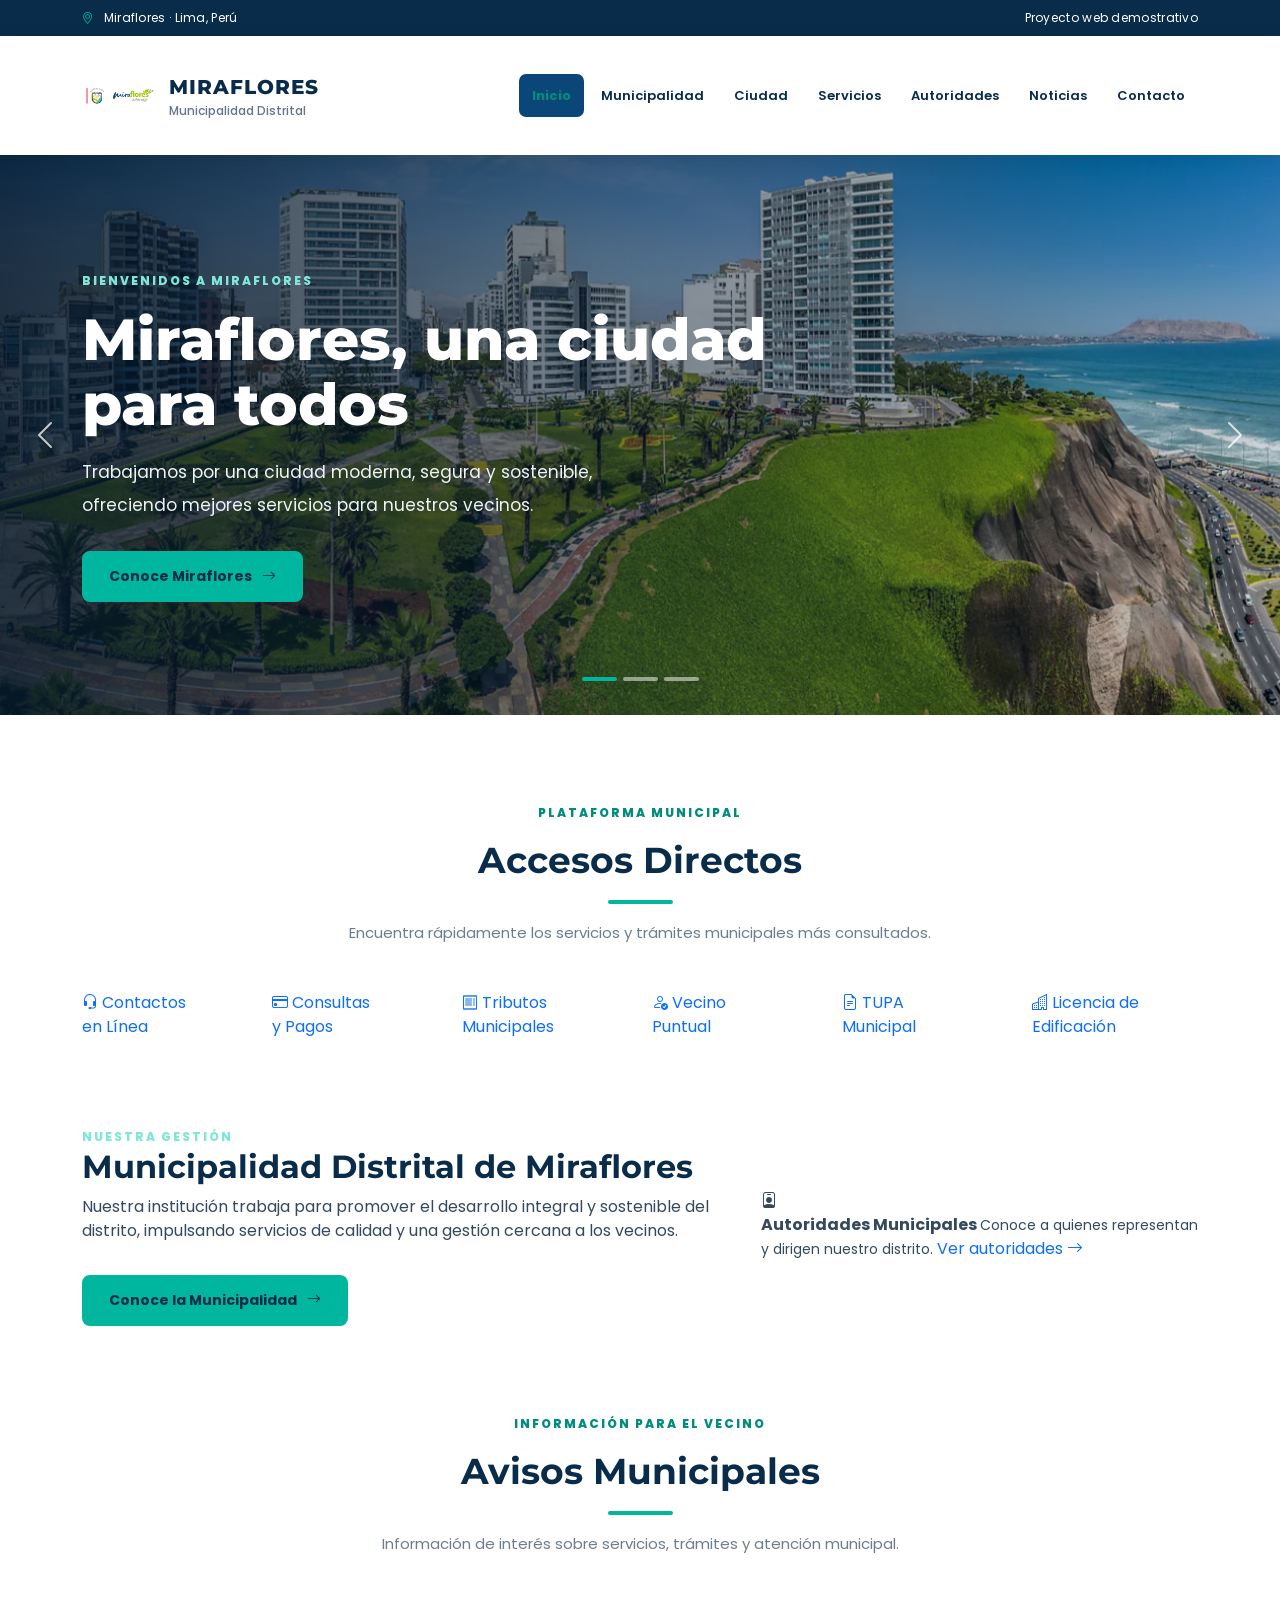
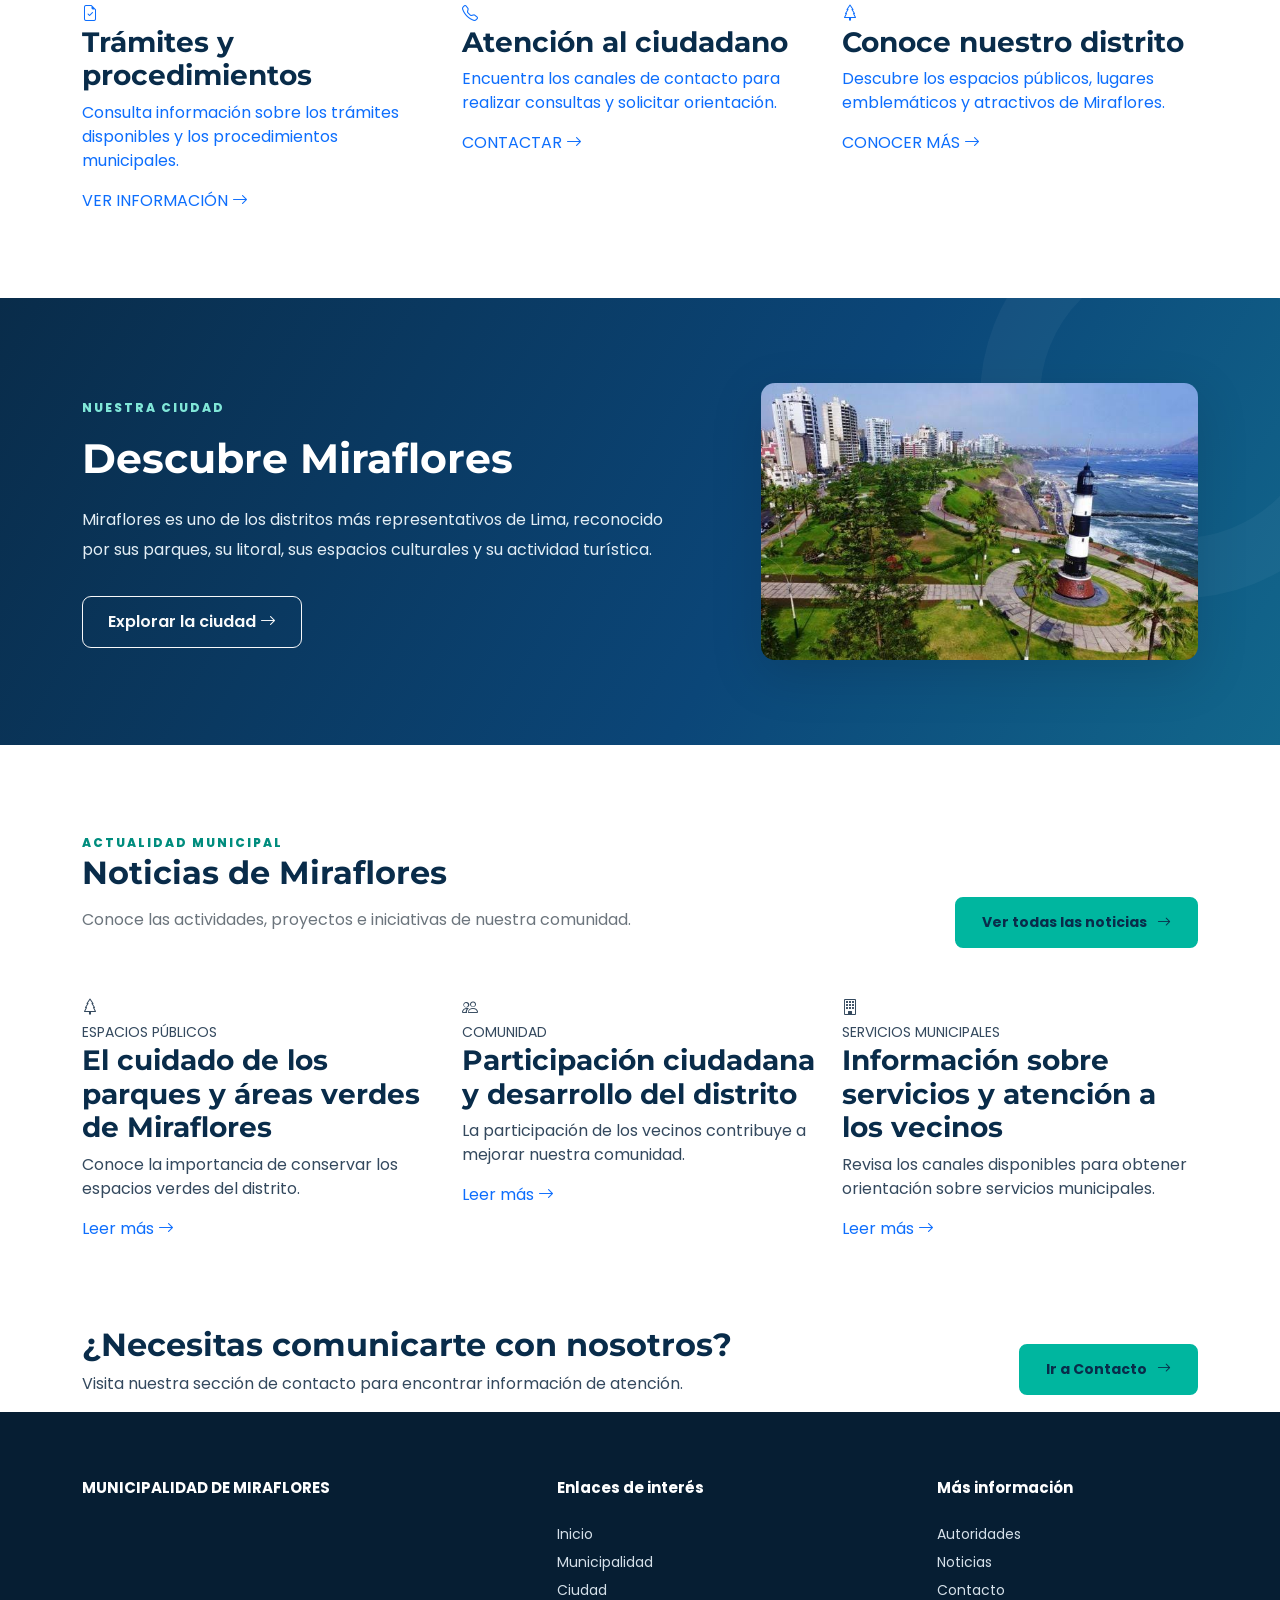
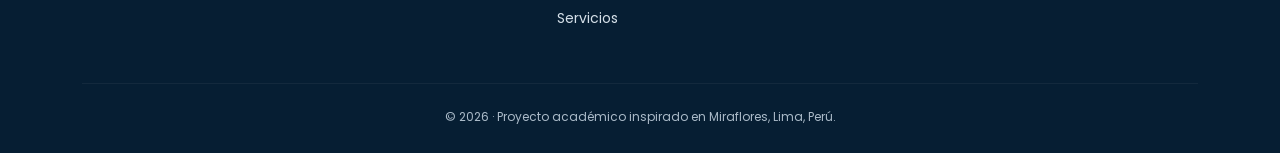
<file: index.html>
<!DOCTYPE html>
<html lang="es">

<head>
    <meta charset="UTF-8">
    <meta name="viewport" content="width=device-width, initial-scale=1.0">

    <title>Inicio | Municipalidad de Miraflores</title>

    <!-- BOOTSTRAP -->
    <link href="https://cdn.jsdelivr.net/npm/bootstrap@5.3.3/dist/css/bootstrap.min.css"
          rel="stylesheet">

    <!-- ICONOS -->
    <link href="https://cdn.jsdelivr.net/npm/bootstrap-icons@1.11.3/font/bootstrap-icons.min.css"
          rel="stylesheet">

    <!-- NUESTRO CSS -->
    <link rel="stylesheet" href="css/styles.css">
</head>

<body class="portada-muni">

    <!-- BARRA SUPERIOR -->
    <div class="utility">
        <div class="container d-flex justify-content-between">
            <span>
                <i class="bi bi-geo-alt"></i>
                Miraflores · Lima, Perú
            </span>

            <span>Proyecto web demostrativo</span>
        </div>
    </div>


    <!-- ENCABEZADO Y MENÚ -->
    <header class="site-header sticky-top">

        <nav class="navbar navbar-expand-xl">

            <div class="container">

                <!-- LOGO -->
                <a class="navbar-brand" href="index.html">

                    <span class="brand-symbol">
                                              <img src="imagenes/logo.jpg" alt="">

                    </span>

                    <span class="brand-copy">
                        MIRAFLORES
                        <small>Municipalidad Distrital</small>
                    </span>

                </a>

                <!-- BOTÓN PARA CELULARES -->
                <button class="navbar-toggler"
                        type="button"
                        data-bs-toggle="collapse"
                        data-bs-target="#navMain"
                        aria-controls="navMain"
                        aria-expanded="false"
                        aria-label="Abrir menú">

                    <span class="navbar-toggler-icon"></span>

                </button>

                <!-- OPCIONES DEL MENÚ -->
                <div class="collapse navbar-collapse" id="navMain">

                    <ul class="navbar-nav ms-auto align-items-xl-center gap-xl-1">

                        <li class="nav-item">
                            <a class="nav-link active" href="index.html">
                                Inicio
                            </a>
                        </li>
                        <li class="nav-item">
                            <a class="nav-link" href="municipalidad.html">
                                Municipalidad
                            </a>
                        </li>

                        <li class="nav-item">
                            <a class="nav-link" href="ciudad.html">
                                Ciudad
                            </a>
                        </li>

                        <li class="nav-item">
                            <a class="nav-link" href="servicios.html">
                                Servicios
                            </a>
                        </li>

                        <li class="nav-item">
                            <a class="nav-link" href="autoridades.html">
                                Autoridades
                            </a>
                        </li>

                        <li class="nav-item">
                            <a class="nav-link" href="noticias.html">
                                Noticias
                            </a>
                        </li>

                        <li class="nav-item">
                            <a class="nav-link" href="contacto.html">
                                Contacto
                            </a>
                        </li>

                    </ul>

                </div>

            </div>

        </nav>

    </header>


    <main>

        <!-- ==================================
             CARRUSEL PRINCIPAL
        ================================== -->

        <section id="heroCarousel"
                 class="carousel slide"
                 data-bs-ride="carousel"
                 data-bs-interval="5000">

            <!-- INDICADORES -->
            <div class="carousel-indicators">

                <button type="button"
                        data-bs-target="#heroCarousel"
                        data-bs-slide-to="0"
                        class="active"
                        aria-current="true"
                        aria-label="Imagen 1">
                </button>

                <button type="button"
                        data-bs-target="#heroCarousel"
                        data-bs-slide-to="1"
                        aria-label="Imagen 2">
                </button>

                <button type="button"
                        data-bs-target="#heroCarousel"
                        data-bs-slide-to="2"
                        aria-label="Imagen 3">
                </button>

            </div>


            <div class="carousel-inner">

                <!-- PRIMER SLIDE -->
                <div class="carousel-item active">

                    <div class="slide-bg"
                         style="
                         background-image:
                         linear-gradient(
                            90deg,
                            rgba(4,24,44,0.88),
                            rgba(4,24,44,0.15)
                         ),
                         url('imagenes/miraflores.jpg');
                         ">
                    </div>

                    <div class="container slide-content">

                        <div class="slide-text">

                            <span class="eyebrow light">
                                BIENVENIDOS A MIRAFLORES
                            </span>

                            <h1>
                                Miraflores, una ciudad
                                para todos
                            </h1>

                            <p>
                                Trabajamos por una ciudad moderna,
                                segura y sostenible, ofreciendo
                                mejores servicios para nuestros vecinos.
                            </p>

                            <a href="ciudad.html" class="btn-accent">

                                Conoce Miraflores

                                <i class="bi bi-arrow-right"></i>

                            </a>

                        </div>

                    </div>

                </div>


                <!-- SEGUNDO SLIDE -->
                <div class="carousel-item">

                    <div class="slide-bg"
                         style="
                         background-image:
                         linear-gradient(
                            90deg,
                            rgba(4,24,44,0.88),
                            rgba(4,24,44,0.15)
                         ),
                         url('imagenes/portada.png');
                         ">
                    </div>

                    <div class="container slide-content">

                        <div class="slide-text">

                            <span class="eyebrow light">
                                SERVICIOS MUNICIPALES
                            </span>

                            <h1>
                                Más servicios para
                                nuestros vecinos
                            </h1>

                            <p>
                                Accede a información sobre trámites,
                                consultas y servicios municipales
                                desde nuestra plataforma.
                            </p>

                            <a href="servicios.html" class="btn-accent">

                                Ver servicios

                                <i class="bi bi-arrow-right"></i>

                            </a>

                        </div>

                    </div>

                </div>


                <!-- TERCER SLIDE -->
                <div class="carousel-item">

                    <div class="slide-bg"
                         style="
                         background-image:
                         linear-gradient(
                            90deg,
                            rgba(4,24,44,0.88),
                            rgba(4,24,44,0.15)
                         ),
                         url('imagenes/Palacio-Municipal.jpg');
                         ">
                    </div>

                    <div class="container slide-content">

                        <div class="slide-text">

                            <span class="eyebrow light">
                                GESTIÓN MUNICIPAL
                            </span>

                            <h1>
                                Comprometidos con
                                nuestra comunidad
                            </h1>

                            <p>
                                Conoce el trabajo institucional
                                y las acciones que impulsan
                                el desarrollo de Miraflores.
                            </p>

                            <a href="municipalidad.html"
                               class="btn-accent">

                                La Municipalidad

                                <i class="bi bi-arrow-right"></i>

                            </a>

                        </div>

                    </div>

                </div>

            </div>


            <!-- FLECHA IZQUIERDA -->
            <button class="carousel-control-prev"
                    type="button"
                    data-bs-target="#heroCarousel"
                    data-bs-slide="prev">

                <span class="carousel-control-prev-icon"></span>

                <span class="visually-hidden">
                    Anterior
                </span>

            </button>


            <!-- FLECHA DERECHA -->
            <button class="carousel-control-next"
                    type="button"
                    data-bs-target="#heroCarousel"
                    data-bs-slide="next">

                <span class="carousel-control-next-icon"></span>

                <span class="visually-hidden">
                    Siguiente
                </span>

            </button>

        </section>


        <!-- ==================================
             ACCESOS DIRECTOS
        ================================== -->

        <section class="section-pad accesos-muni">

            <div class="container">

                <div class="section-head reveal">

                    <span class="eyebrow">
                        PLATAFORMA MUNICIPAL
                    </span>

                    <h2>Accesos Directos</h2>

                    <p>
                        Encuentra rápidamente los servicios
                        y trámites municipales más consultados.
                    </p>

                </div>


                <div class="row g-4">

                    <!-- CONTACTOS EN LÍNEA -->
                    <div class="col-6 col-md-4 col-xl-2 reveal">

                        <a href="contacto.html"
                           class="acceso-muni">

                            <i class="bi bi-headset"></i>

                            <span>
                                Contactos
                                <br>
                                en Línea
                            </span>

                        </a>

                    </div>


                    <!-- CONSULTAS Y PAGOS -->
                    <div class="col-6 col-md-4 col-xl-2 reveal">

                        <a href="servicios.html"
                           class="acceso-muni">

                            <i class="bi bi-credit-card"></i>

                            <span>
                                Consultas
                                <br>
                                y Pagos
                            </span>

                        </a>

                    </div>


                    <!-- TRIBUTOS MUNICIPALES -->
                    <div class="col-6 col-md-4 col-xl-2 reveal">

                        <a href="servicios.html"
                           class="acceso-muni">

                            <i class="bi bi-receipt"></i>

                            <span>
                                Tributos
                                <br>
                                Municipales
                            </span>

                        </a>

                    </div>


                    <!-- VECINO PUNTUAL -->
                    <div class="col-6 col-md-4 col-xl-2 reveal">

                        <a href="servicios.html"
                           class="acceso-muni">

                            <i class="bi bi-person-check"></i>

                            <span>
                                Vecino
                                <br>
                                Puntual
                            </span>

                        </a>

                    </div>


                    <!-- TUPA -->
                    <div class="col-6 col-md-4 col-xl-2 reveal">

                        <a href="servicios.html"
                           class="acceso-muni">

                            <i class="bi bi-file-earmark-text"></i>

                            <span>
                                TUPA
                                <br>
                                Municipal
                            </span>

                        </a>

                    </div>


                    <!-- LICENCIA DE EDIFICACIÓN -->
                    <div class="col-6 col-md-4 col-xl-2 reveal">

                        <a href="servicios.html"
                           class="acceso-muni">

                            <i class="bi bi-buildings"></i>

                            <span>
                                Licencia de
                                <br>
                                Edificación
                            </span>

                        </a>

                    </div>

                </div>

            </div>

        </section>


        <!-- ==================================
             PRESENTACIÓN MUNICIPAL
        ================================== -->

        <section class="gestion-muni">

            <div class="container">

                <div class="row align-items-center g-5">

                    <div class="col-lg-7 reveal">

                        <span class="eyebrow light">
                            NUESTRA GESTIÓN
                        </span>

                        <h2>
                            Municipalidad Distrital
                            de Miraflores
                        </h2>

                        <p>
                            Nuestra institución trabaja para
                            promover el desarrollo integral
                            y sostenible del distrito,
                            impulsando servicios de calidad
                            y una gestión cercana a los vecinos.
                        </p>

                        <a href="municipalidad.html"
                           class="btn btn-accent mt-3">

                            Conoce la Municipalidad

                            <i class="bi bi-arrow-right"></i>

                        </a>

                    </div>


                    <div class="col-lg-5 reveal">

                        <div class="gestion-ficha">

                            <i class="bi bi-person-badge"></i>

                            <div>

                                <strong>
                                    Autoridades Municipales
                                </strong>

                                <small>
                                    Conoce a quienes representan
                                    y dirigen nuestro distrito.
                                </small>

                                <a href="autoridades.html"
                                   class="gestion-enlace">

                                    Ver autoridades

                                    <i class="bi bi-arrow-right"></i>

                                </a>

                            </div>

                        </div>

                    </div>

                </div>

            </div>

        </section>


        <!-- ==================================
             AVISOS MUNICIPALES
        ================================== -->

        <section class="section-pad anuncios-muni">

            <div class="container">

                <div class="section-head reveal">

                    <span class="eyebrow">
                        INFORMACIÓN PARA EL VECINO
                    </span>

                    <h2>Avisos Municipales</h2>

                    <p>
                        Información de interés sobre servicios,
                        trámites y atención municipal.
                    </p>

                </div>


                <div class="row g-4">

                    <!-- AVISO 1 -->
                    <div class="col-md-6 col-lg-4 reveal">

                        <a href="servicios.html"
                           class="anuncio-muni">

                            <div class="anuncio-icono">
                                <i class="bi bi-file-earmark-check"></i>
                            </div>

                            <h3>
                                Trámites y procedimientos
                            </h3>

                            <p>
                                Consulta información sobre
                                los trámites disponibles
                                y los procedimientos municipales.
                            </p>

                            <span>
                                VER INFORMACIÓN
                                <i class="bi bi-arrow-right"></i>
                            </span>

                        </a>

                    </div>


                    <!-- AVISO 2 -->
                    <div class="col-md-6 col-lg-4 reveal">

                        <a href="contacto.html"
                           class="anuncio-muni">

                            <div class="anuncio-icono">
                                <i class="bi bi-telephone"></i>
                            </div>

                            <h3>
                                Atención al ciudadano
                            </h3>

                            <p>
                                Encuentra los canales de contacto
                                para realizar consultas
                                y solicitar orientación.
                            </p>

                            <span>
                                CONTACTAR
                                <i class="bi bi-arrow-right"></i>
                            </span>

                        </a>

                    </div>


                    <!-- AVISO 3 -->
                    <div class="col-md-6 col-lg-4 reveal">

                        <a href="ciudad.html"
                           class="anuncio-muni">

                            <div class="anuncio-icono">
                                <i class="bi bi-tree"></i>
                            </div>

                            <h3>
                                Conoce nuestro distrito
                            </h3>

                            <p>
                                Descubre los espacios públicos,
                                lugares emblemáticos y atractivos
                                de Miraflores.
                            </p>

                            <span>
                                CONOCER MÁS
                                <i class="bi bi-arrow-right"></i>
                            </span>

                        </a>

                    </div>

                </div>

            </div>

        </section>


        <!-- ==================================
             CONOCE MIRAFLORES
        ================================== -->

        <section class="feature-band">

            <div class="container">

                <div class="row align-items-center g-5">

                    <div class="col-lg-7 reveal">

                        <span class="eyebrow light">
                            NUESTRA CIUDAD
                        </span>

                        <h2>
                            Descubre Miraflores
                        </h2>

                        <p>
                            Miraflores es uno de los distritos
                            más representativos de Lima,
                            reconocido por sus parques,
                            su litoral, sus espacios culturales
                            y su actividad turística.
                        </p>

                        <a href="ciudad.html"
                           class="btn btn-outline-light">

                            Explorar la ciudad

                            <i class="bi bi-arrow-right"></i>

                        </a>

                    </div>


                    <div class="col-lg-5 reveal">

                        <img src="imagenes/images.jpg"
                             alt="Vista de Miraflores"
                             class="img-fluid">

                    </div>

                </div>

            </div>

        </section>


        <!-- ==================================
             NOTICIAS MUNICIPALES
        ================================== -->

        <section class="section-pad noticias-muni">

            <div class="container">

                <div class="row align-items-end mb-5">

                    <div class="col-lg-8 reveal">

                        <span class="eyebrow">
                            ACTUALIDAD MUNICIPAL
                        </span>

                        <h2>
                            Noticias de Miraflores
                        </h2>

                        <p class="text-secondary mt-3">
                            Conoce las actividades, proyectos
                            e iniciativas de nuestra comunidad.
                        </p>

                    </div>


                    <div class="col-lg-4 text-lg-end reveal">

                        <a href="noticias.html"
                           class="btn btn-accent">

                            Ver todas las noticias

                            <i class="bi bi-arrow-right"></i>

                        </a>

                    </div>

                </div>


                <div class="row g-4">

                    <!-- NOTICIA 1 -->
                    <div class="col-md-6 col-lg-4 reveal">

                        <article class="noticia-muni">

                            <div class="noticia-imagen">
                                <i class="bi bi-tree"></i>
                            </div>

                            <div class="noticia-contenido">

                                <small>
                                    ESPACIOS PÚBLICOS
                                </small>

                                <h3>
                                    El cuidado de los parques
                                    y áreas verdes de Miraflores
                                </h3>

                                <p>
                                    Conoce la importancia
                                    de conservar los espacios
                                    verdes del distrito.
                                </p>

                                <a href="noticias.html">

                                    Leer más

                                    <i class="bi bi-arrow-right"></i>

                                </a>

                            </div>

                        </article>

                    </div>


                    <!-- NOTICIA 2 -->
                    <div class="col-md-6 col-lg-4 reveal">

                        <article class="noticia-muni">

                            <div class="noticia-imagen">
                                <i class="bi bi-people"></i>
                            </div>

                            <div class="noticia-contenido">

                                <small>
                                    COMUNIDAD
                                </small>

                                <h3>
                                    Participación ciudadana
                                    y desarrollo del distrito
                                </h3>

                                <p>
                                    La participación de los vecinos
                                    contribuye a mejorar
                                    nuestra comunidad.
                                </p>

                                <a href="noticias.html">

                                    Leer más

                                    <i class="bi bi-arrow-right"></i>

                                </a>

                            </div>

                        </article>

                    </div>


                    <!-- NOTICIA 3 -->
                    <div class="col-md-6 col-lg-4 reveal">

                        <article class="noticia-muni">

                            <div class="noticia-imagen">
                                <i class="bi bi-building"></i>
                            </div>

                            <div class="noticia-contenido">

                                <small>
                                    SERVICIOS MUNICIPALES
                                </small>

                                <h3>
                                    Información sobre servicios
                                    y atención a los vecinos
                                </h3>

                                <p>
                                    Revisa los canales disponibles
                                    para obtener orientación
                                    sobre servicios municipales.
                                </p>

                                <a href="noticias.html">

                                    Leer más

                                    <i class="bi bi-arrow-right"></i>

                                </a>

                            </div>

                        </article>

                    </div>

                </div>

            </div>

        </section>


        <!-- ==================================
             BANDA DE CONTACTO
        ================================== -->

        <section class="contacto-banda">

            <div class="container">

                <div class="row align-items-center g-4">

                    <div class="col-lg-8">

                        <h2>
                            ¿Necesitas comunicarte con nosotros?
                        </h2>

                        <p>
                            Visita nuestra sección de contacto
                            para encontrar información de atención.
                        </p>

                    </div>

                    <div class="col-lg-4 text-lg-end">

                        <a href="contacto.html"
                           class="btn btn-accent">

                            Ir a Contacto

                            <i class="bi bi-arrow-right"></i>

                        </a>

                    </div>

                </div>

            </div>

        </section>

    </main>


    <!-- ==================================
         PIE DE PÁGINA
    ================================== -->

    <footer class="footer">

        <div class="container">

            <div class="row gy-4">

                <div class="col-lg-5">

                    <strong>
                        MUNICIPALIDAD DE MIRAFLORES
                    </strong>
                </div>


                <div class="col-lg-4">

                    <strong>
                        Enlaces de interés
                    </strong>

                    <p>
                        <a href="index.html">
                            Inicio
                        </a>
                        <br>

                        <a href="municipalidad.html">
                            Municipalidad
                        </a>
                        <br>

                        <a href="ciudad.html">
                            Ciudad
                        </a>
                        <br>

                        <a href="servicios.html">
                            Servicios
                        </a>
                    </p>

                </div>


                <div class="col-lg-3">

                    <strong>
                        Más información
                    </strong>

                    <p>
                        <a href="autoridades.html">
                            Autoridades
                        </a>
                        <br>

                        <a href="noticias.html">
                            Noticias
                        </a>
                        <br>

                        <a href="contacto.html">
                            Contacto
                        </a>
                    </p>

                </div>

            </div>


            <hr>


            <div class="text-center">

                <small>
                    © 2026 · Proyecto académico
                    inspirado en Miraflores, Lima, Perú.
                </small>

            </div>

        </div>

    </footer>


    <!-- BOTÓN VOLVER ARRIBA -->
    <button id="backTop"
            type="button"
            aria-label="Volver arriba">

        <i class="bi bi-arrow-up"></i>

    </button>


    <!-- BOOTSTRAP JAVASCRIPT -->
    <script src="https://cdn.jsdelivr.net/npm/bootstrap@5.3.3/dist/js/bootstrap.bundle.min.js"></script>

    <!-- NUESTRO JAVASCRIPT -->
    <script src="js/script.js"></script>

</body>

</html>
</file>
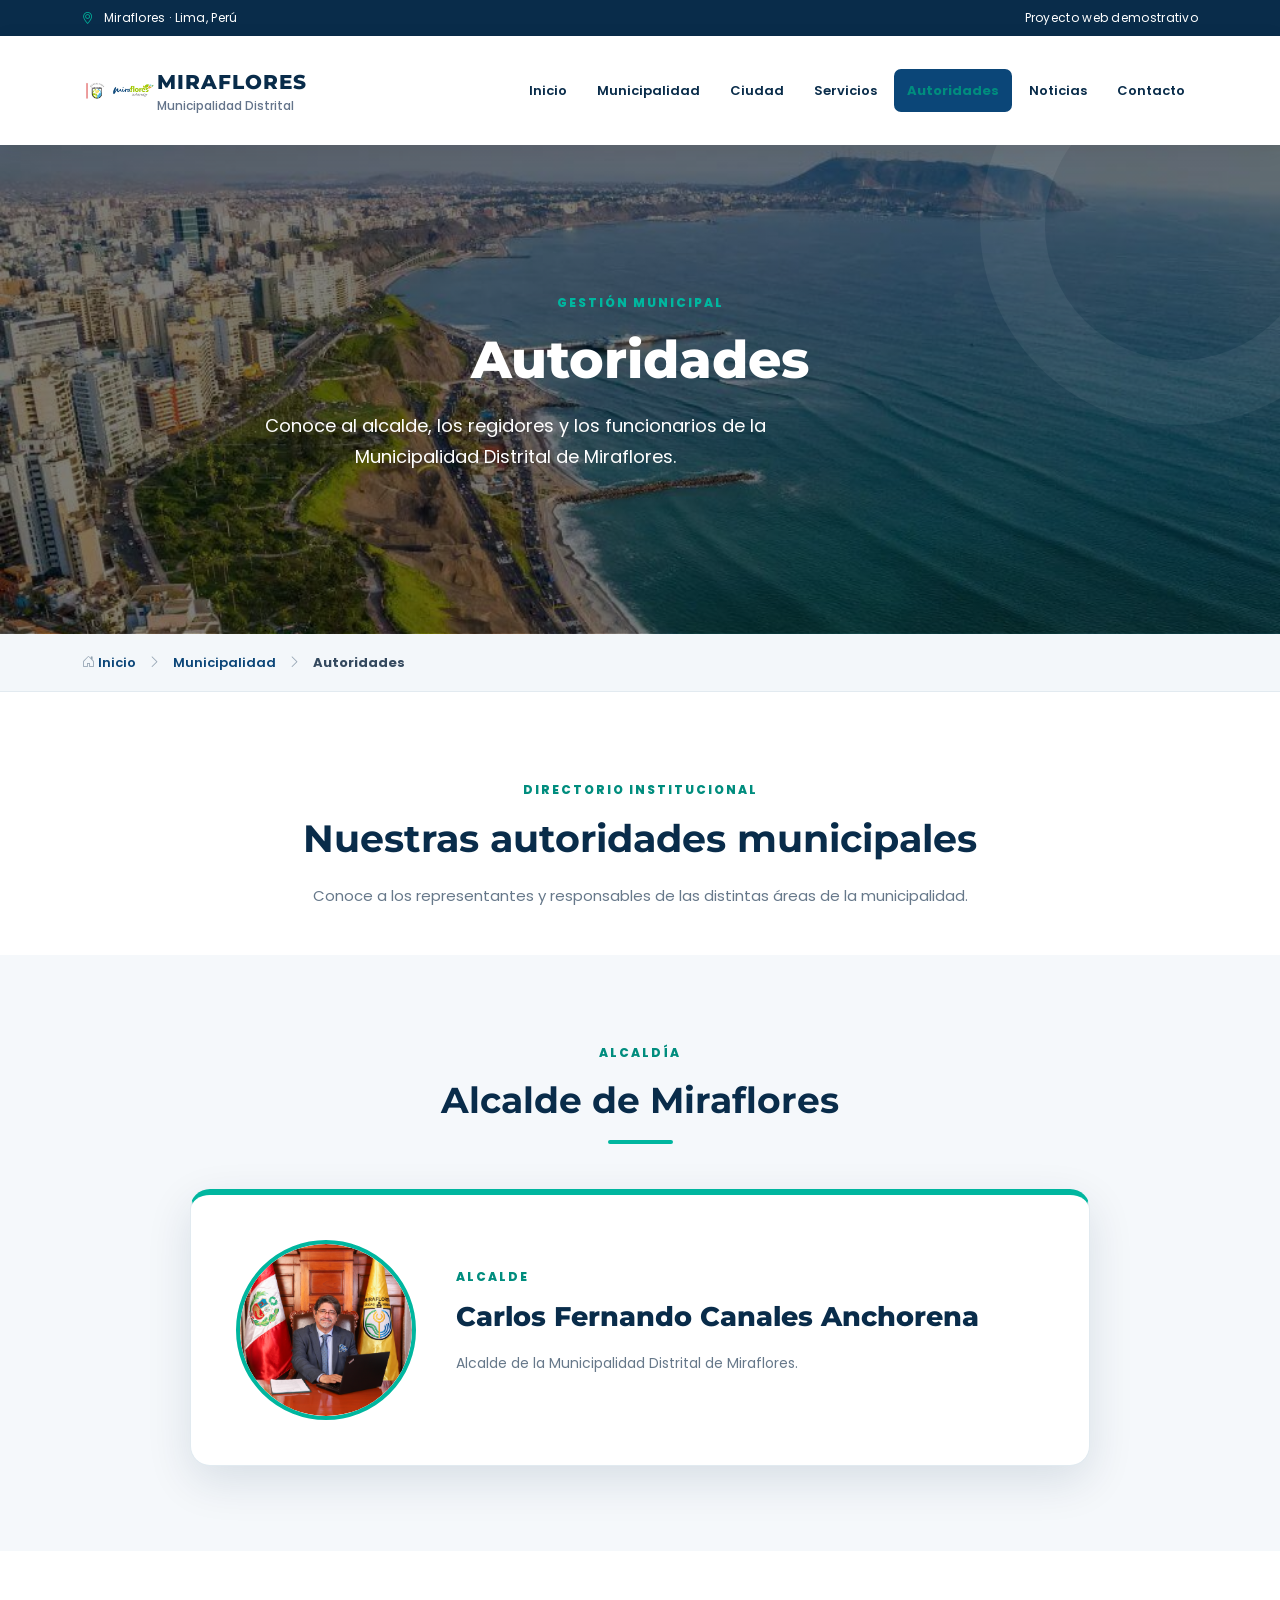
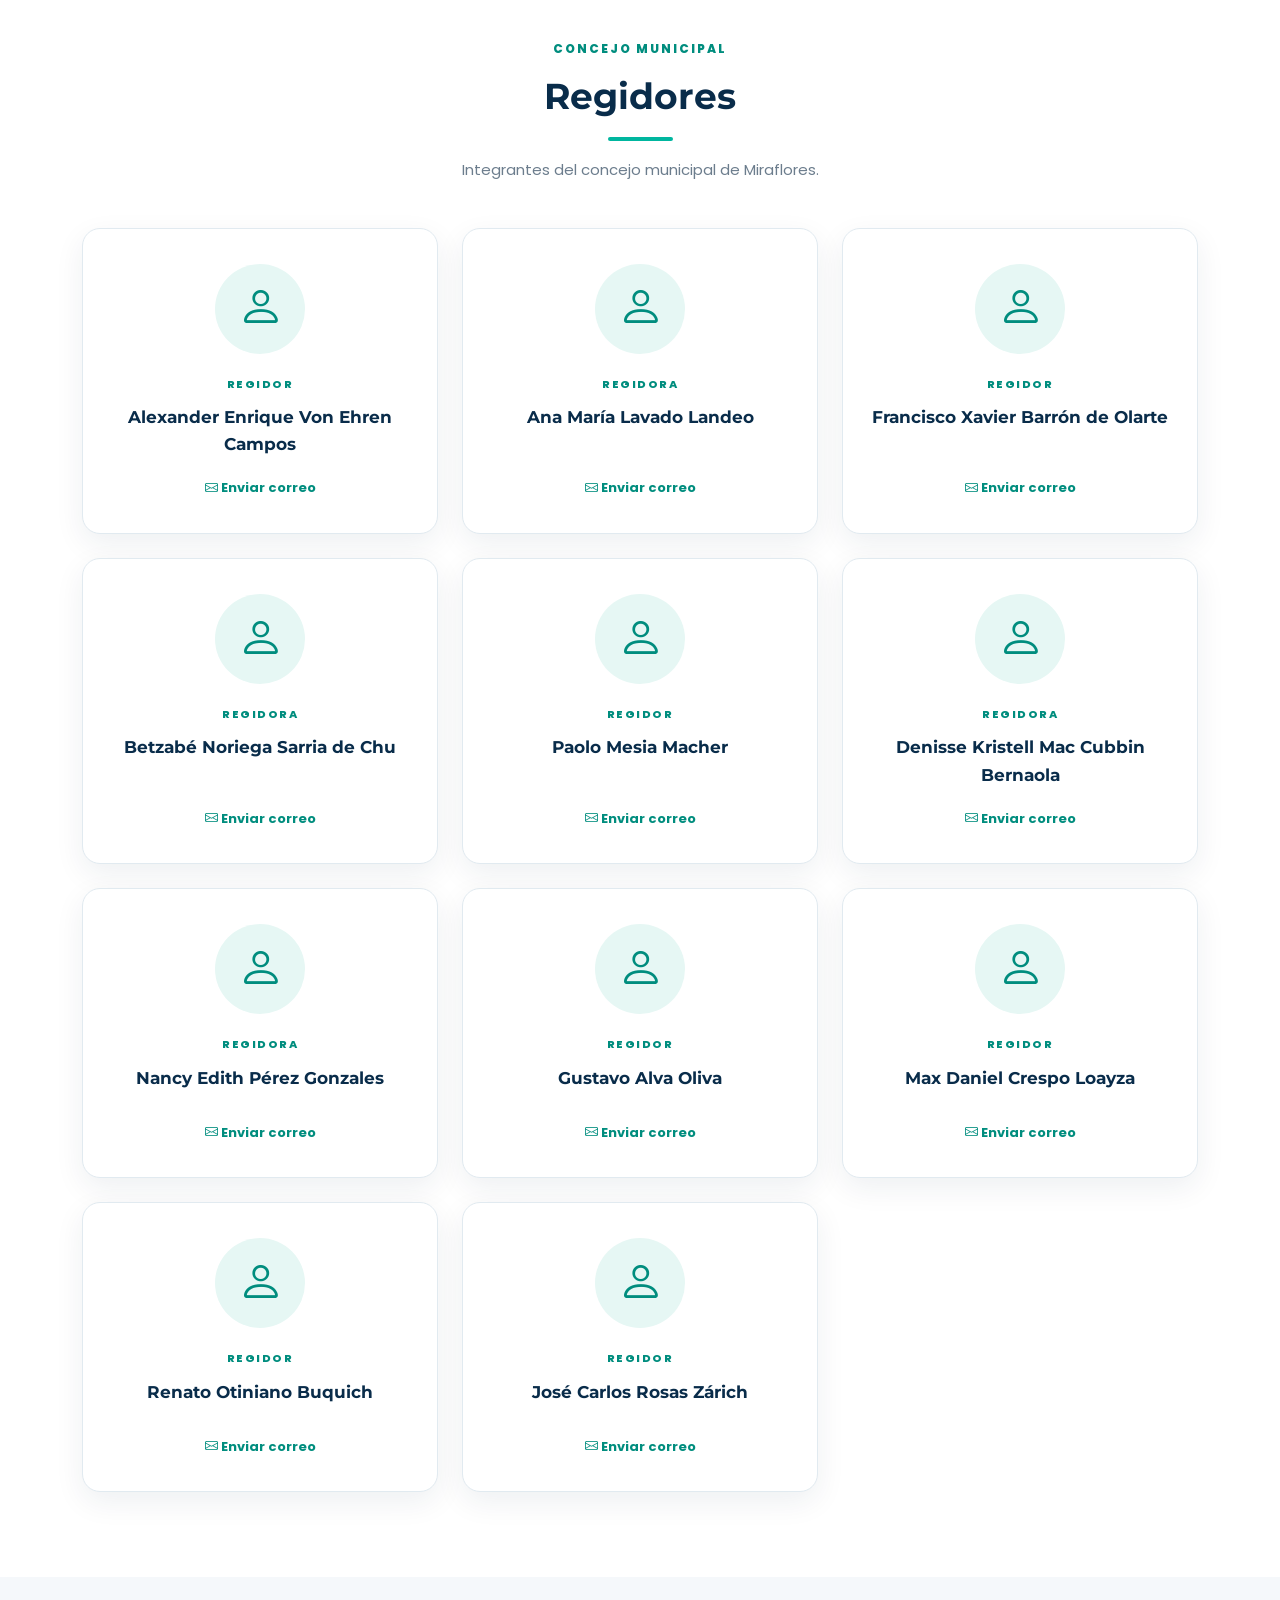
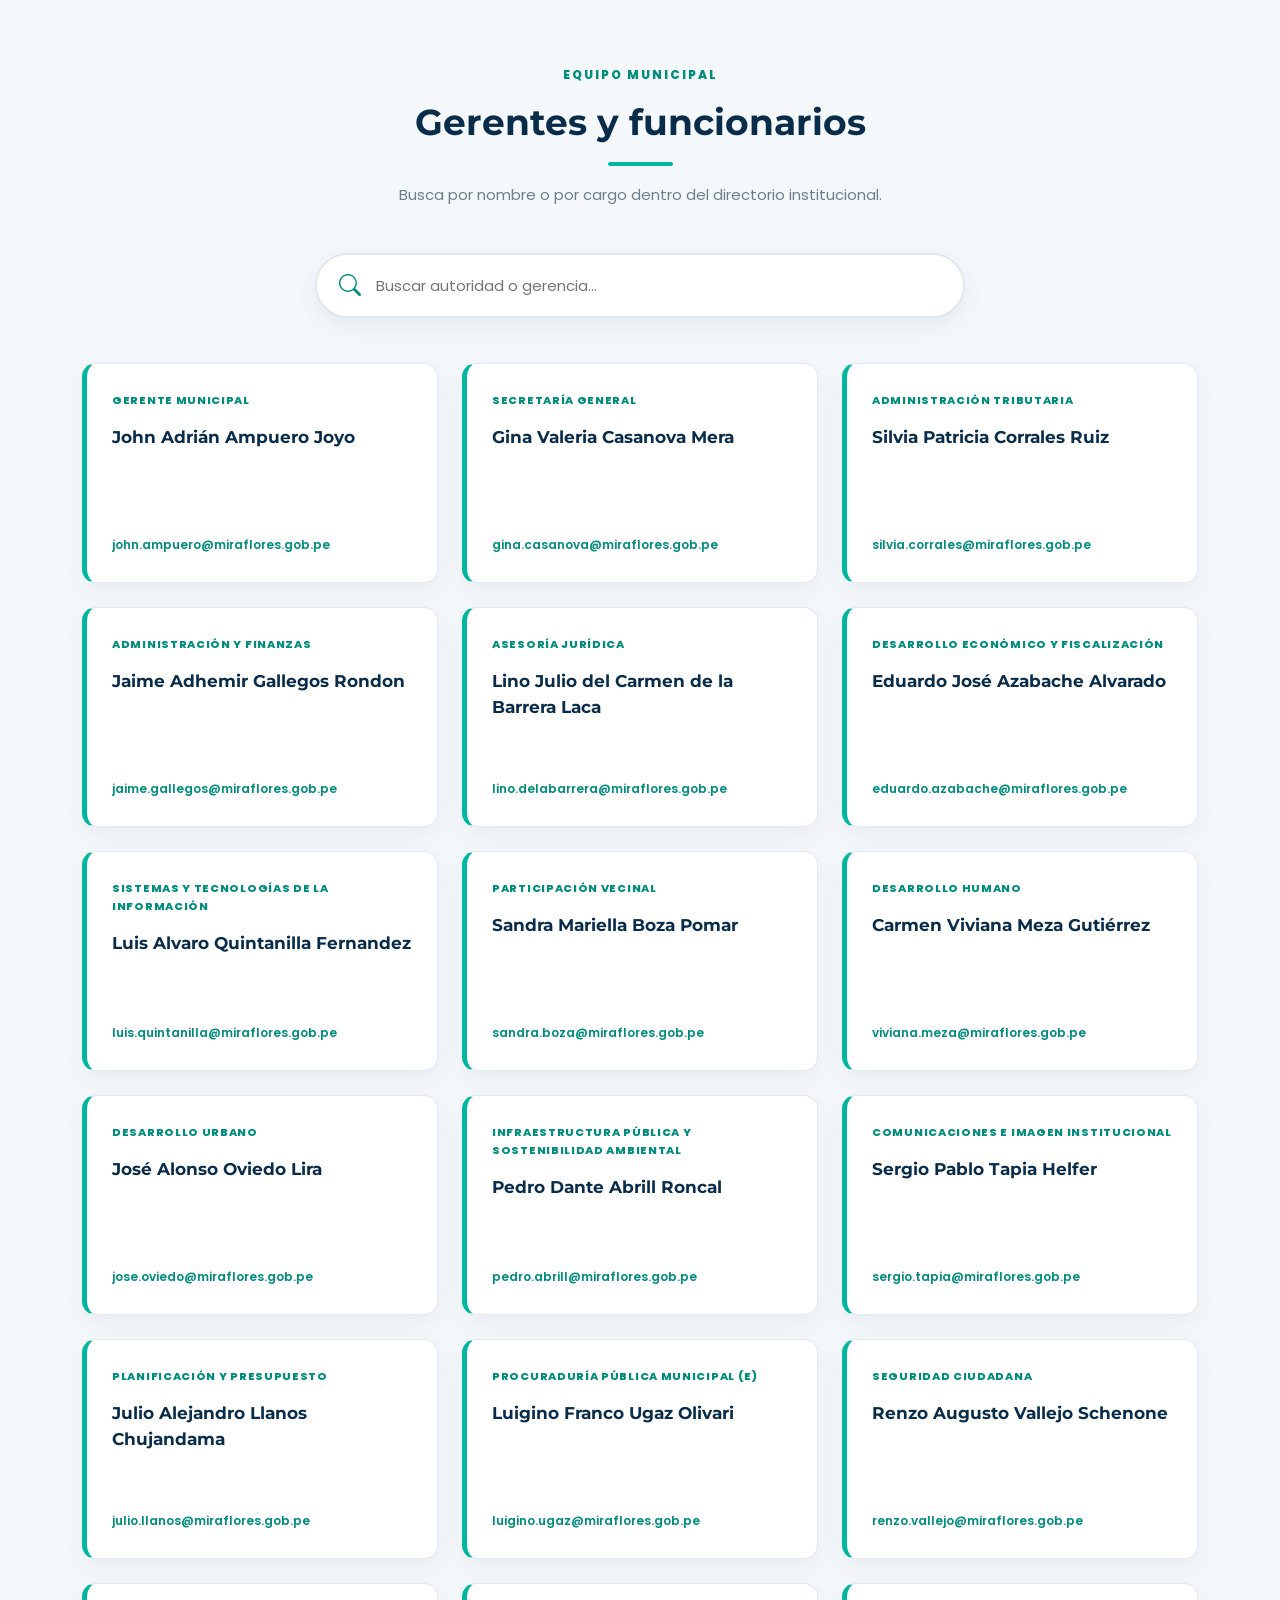
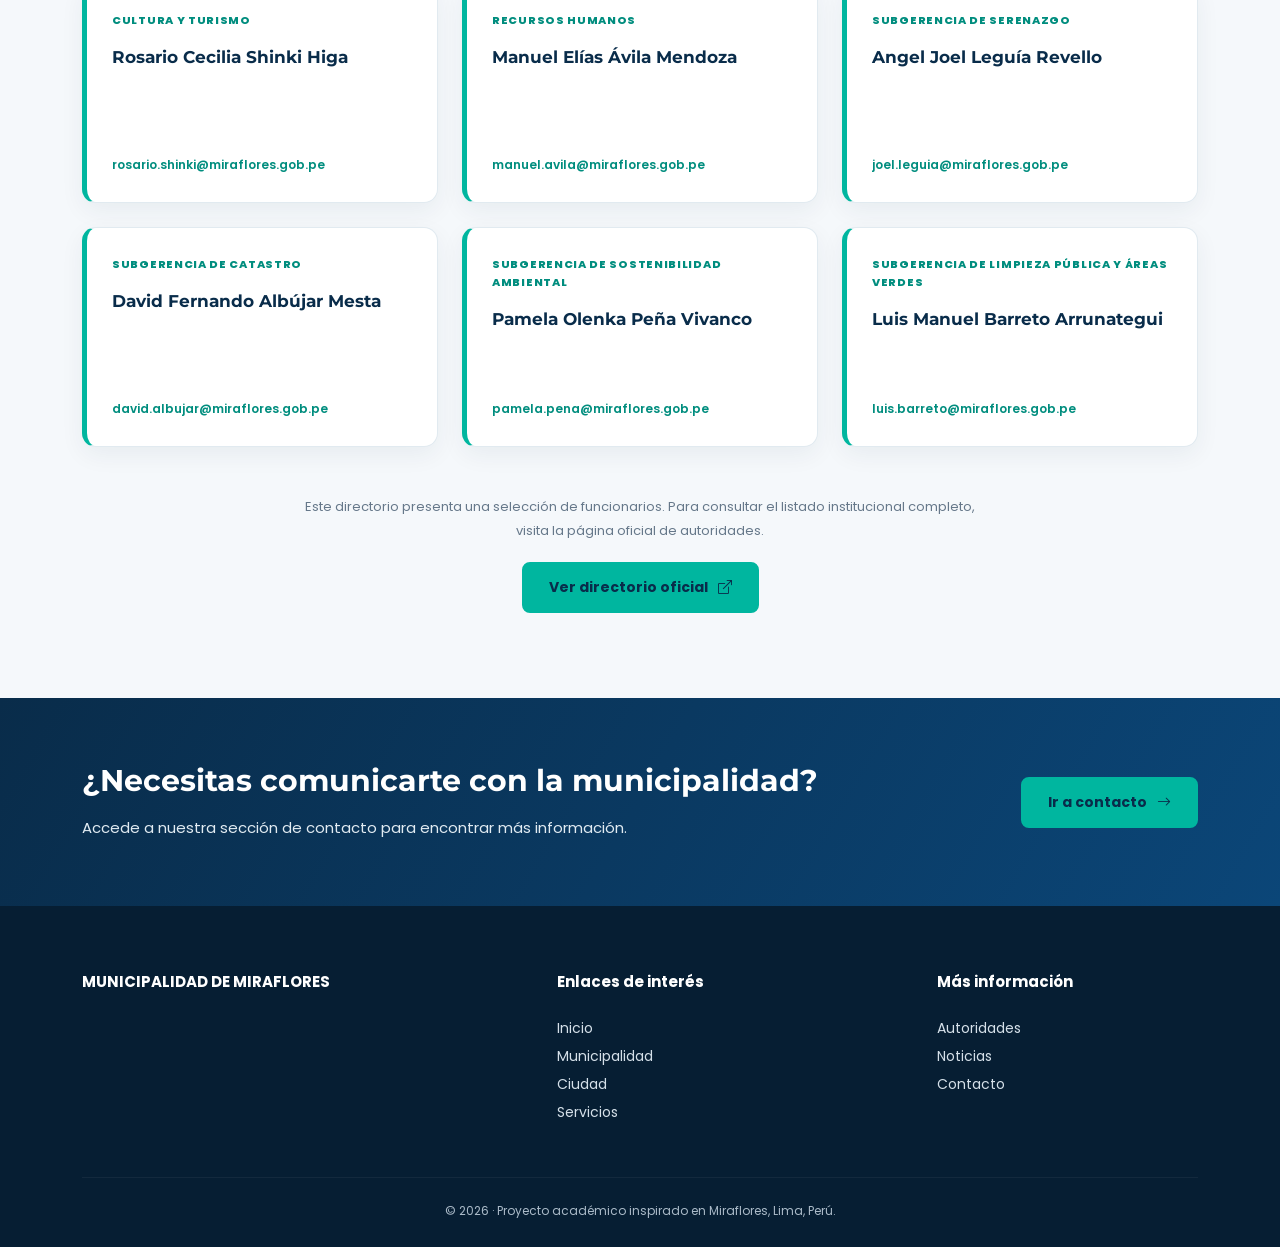
<file: autoridades.html>
<!DOCTYPE html>
<html lang="es">
<head>
    <meta charset="UTF-8">
    <meta name="viewport" content="width=device-width, initial-scale=1.0">
    <title>Autoridades | Municipalidad de Miraflores</title>

    <link href="https://cdn.jsdelivr.net/npm/bootstrap@5.3.3/dist/css/bootstrap.min.css" rel="stylesheet">
    <link href="https://cdn.jsdelivr.net/npm/bootstrap-icons@1.11.3/font/bootstrap-icons.min.css" rel="stylesheet">
    <link rel="stylesheet" href="css/styles.css">
</head>

<body class="pagina-autoridades">

    <!-- BARRA SUPERIOR -->
    <div class="utility">
        <div class="container d-flex justify-content-between">
            <span><i class="bi bi-geo-alt"></i> Miraflores · Lima, Perú</span>
            <span>Proyecto web demostrativo</span>
        </div>
    </div>

    <!-- MENÚ PRINCIPAL -->
    <header class="site-header sticky-top">
        <nav class="navbar navbar-expand-xl">
            <div class="container">

                  <span class="brand-symbol">
                    <img src="imagenes/logo.jpg" alt="Logo de Miraflores">
                </span>

                <span class="brand-copy">
                    MIRAFLORES
                    <small>Municipalidad Distrital</small>
                </span>
                </a>

                <button class="navbar-toggler" type="button"
                        data-bs-toggle="collapse"
                        data-bs-target="#navMain"
                        aria-controls="navMain"
                        aria-expanded="false"
                        aria-label="Abrir menú">
                    <span class="navbar-toggler-icon"></span>
                </button>

                <div class="collapse navbar-collapse" id="navMain">
                    <ul class="navbar-nav ms-auto align-items-xl-center gap-xl-1">
                        <li class="nav-item"><a class="nav-link" href="index.html">Inicio</a></li>
                        <li class="nav-item"><a class="nav-link" href="municipalidad.html">Municipalidad</a></li>
                        <li class="nav-item"><a class="nav-link" href="ciudad.html">Ciudad</a></li>
                        <li class="nav-item"><a class="nav-link" href="servicios.html">Servicios</a></li>
                        <li class="nav-item"><a class="nav-link active" href="autoridades.html">Autoridades</a></li>
                        <li class="nav-item"><a class="nav-link" href="noticias.html">Noticias</a></li>
                        <li class="nav-item"><a class="nav-link" href="contacto.html">Contacto</a></li>
                    </ul>
                </div>

            </div>
        </nav>
    </header>

    <main>

        <!-- PORTADA -->
        <section class="autoridades-banner">
            <div class="container">
                <div class="autoridades-banner-contenido">
                    <span class="eyebrow light">GESTIÓN MUNICIPAL</span>
                    <h1>Autoridades</h1>
                    <p>
                        Conoce al alcalde, los regidores y los funcionarios
                        de la Municipalidad Distrital de Miraflores.
                    </p>
                </div>
            </div>
        </section>

        <!-- RUTA -->
        <div class="autoridades-ruta">
            <div class="container">
                <a href="index.html">
                    <i class="bi bi-house-door"></i> Inicio
                </a>
                <i class="bi bi-chevron-right"></i>
                <a href="municipalidad.html">Municipalidad</a>
                <i class="bi bi-chevron-right"></i>
                <strong>Autoridades</strong>
            </div>
        </div>

        <!-- PRESENTACIÓN -->
        <section class="section-pad autoridades-intro">
            <div class="container text-center">
                <span class="eyebrow">DIRECTORIO INSTITUCIONAL</span>
                <h2>Nuestras autoridades municipales</h2>
                <p>
                    Conoce a los representantes y responsables
                    de las distintas áreas de la municipalidad.
                </p>
            </div>
        </section>

        <!-- ALCALDE -->
        <section class="section-pad autoridades-alcalde">
            <div class="container">

                <div class="section-head">
                    <span class="eyebrow">ALCALDÍA</span>
                    <h2>Alcalde de Miraflores</h2>
                </div>

             
<article class="autoridad-alcalde-card">
    <div class="autoridad-alcalde-icono">
        <img src="imagenes/Carlos_Canales.png"
             alt="Carlos Canales Anchorena"
             class="foto-alcalde">
    </div>

    <div class="autoridad-alcalde-datos">
        <span class="autoridad-cargo">ALCALDE</span>
        <h3>Carlos Fernando Canales Anchorena</h3>
        <p>Alcalde de la Municipalidad Distrital de Miraflores.</p>
    </div>
</article>


            </div>
        </section>

        <!-- REGIDORES -->
        <section class="section-pad autoridades-regidores">
            <div class="container">

                <div class="section-head">
                    <span class="eyebrow">CONCEJO MUNICIPAL</span>
                    <h2>Regidores</h2>
                    <p>
                        Integrantes del concejo municipal
                        de Miraflores.
                    </p>
                </div>

                <div class="row g-4">

                    <div class="col-md-6 col-lg-4">
                        <article class="autoridad-card">
                            <div class="autoridad-avatar"><i class="bi bi-person"></i></div>
                            <span>REGIDOR</span>
                            <h3>Alexander Enrique Von Ehren Campos</h3>
                            <a href="mailto:alexander.vonehren@miraflores.gob.pe">
                                <i class="bi bi-envelope"></i> Enviar correo
                            </a>
                        </article>
                    </div>

                    <div class="col-md-6 col-lg-4">
                        <article class="autoridad-card">
                            <div class="autoridad-avatar"><i class="bi bi-person"></i></div>
                            <span>REGIDORA</span>
                            <h3>Ana María Lavado Landeo</h3>
                            <a href="mailto:ana.lavado@miraflores.gob.pe">
                                <i class="bi bi-envelope"></i> Enviar correo
                            </a>
                        </article>
                    </div>

                    <div class="col-md-6 col-lg-4">
                        <article class="autoridad-card">
                            <div class="autoridad-avatar"><i class="bi bi-person"></i></div>
                            <span>REGIDOR</span>
                            <h3>Francisco Xavier Barrón de Olarte</h3>
                            <a href="mailto:francisco.barron@miraflores.gob.pe">
                                <i class="bi bi-envelope"></i> Enviar correo
                            </a>
                        </article>
                    </div>

                    <div class="col-md-6 col-lg-4">
                        <article class="autoridad-card">
                            <div class="autoridad-avatar"><i class="bi bi-person"></i></div>
                            <span>REGIDORA</span>
                            <h3>Betzabé Noriega Sarria de Chu</h3>
                            <a href="mailto:betzabe.noriega@miraflores.gob.pe">
                                <i class="bi bi-envelope"></i> Enviar correo
                            </a>
                        </article>
                    </div>

                    <div class="col-md-6 col-lg-4">
                        <article class="autoridad-card">
                            <div class="autoridad-avatar"><i class="bi bi-person"></i></div>
                            <span>REGIDOR</span>
                            <h3>Paolo Mesia Macher</h3>
                            <a href="mailto:paolo.mesia@miraflores.gob.pe">
                                <i class="bi bi-envelope"></i> Enviar correo
                            </a>
                        </article>
                    </div>

                    <div class="col-md-6 col-lg-4">
                        <article class="autoridad-card">
                            <div class="autoridad-avatar"><i class="bi bi-person"></i></div>
                            <span>REGIDORA</span>
                            <h3>Denisse Kristell Mac Cubbin Bernaola</h3>
                            <a href="mailto:denisse.maccubbin@miraflores.gob.pe">
                                <i class="bi bi-envelope"></i> Enviar correo
                            </a>
                        </article>
                    </div>

                    <div class="col-md-6 col-lg-4">
                        <article class="autoridad-card">
                            <div class="autoridad-avatar"><i class="bi bi-person"></i></div>
                            <span>REGIDORA</span>
                            <h3>Nancy Edith Pérez Gonzales</h3>
                            <a href="mailto:nancy.perez@miraflores.gob.pe">
                                <i class="bi bi-envelope"></i> Enviar correo
                            </a>
                        </article>
                    </div>

                    <div class="col-md-6 col-lg-4">
                        <article class="autoridad-card">
                            <div class="autoridad-avatar"><i class="bi bi-person"></i></div>
                            <span>REGIDOR</span>
                            <h3>Gustavo Alva Oliva</h3>
                            <a href="mailto:gustavo.alva@miraflores.gob.pe">
                                <i class="bi bi-envelope"></i> Enviar correo
                            </a>
                        </article>
                    </div>

                    <div class="col-md-6 col-lg-4">
                        <article class="autoridad-card">
                            <div class="autoridad-avatar"><i class="bi bi-person"></i></div>
                            <span>REGIDOR</span>
                            <h3>Max Daniel Crespo Loayza</h3>
                            <a href="mailto:max.crespo@miraflores.gob.pe">
                                <i class="bi bi-envelope"></i> Enviar correo
                            </a>
                        </article>
                    </div>

                    <div class="col-md-6 col-lg-4">
                        <article class="autoridad-card">
                            <div class="autoridad-avatar"><i class="bi bi-person"></i></div>
                            <span>REGIDOR</span>
                            <h3>Renato Otiniano Buquich</h3>
                            <a href="mailto:renato.otiniano@miraflores.gob.pe">
                                <i class="bi bi-envelope"></i> Enviar correo
                            </a>
                        </article>
                    </div>

                    <div class="col-md-6 col-lg-4">
                        <article class="autoridad-card">
                            <div class="autoridad-avatar"><i class="bi bi-person"></i></div>
                            <span>REGIDOR</span>
                            <h3>José Carlos Rosas Zárich</h3>
                            <a href="mailto:jose.rosas@miraflores.gob.pe">
                                <i class="bi bi-envelope"></i> Enviar correo
                            </a>
                        </article>
                    </div>

                </div>
            </div>
        </section>

        <!-- GERENCIAS Y SUBGERENCIAS -->
        <section class="section-pad autoridades-funcionarios">
            <div class="container">

                <div class="section-head">
                    <span class="eyebrow">EQUIPO MUNICIPAL</span>
                    <h2>Gerentes y funcionarios</h2>
                    <p>
                        Busca por nombre o por cargo
                        dentro del directorio institucional.
                    </p>
                </div>

                <div class="autoridades-buscador">
                    <i class="bi bi-search"></i>
                    <input
                        type="search"
                        id="buscarAutoridad"
                        placeholder="Buscar autoridad o gerencia..."
                        aria-label="Buscar autoridad o gerencia">
                </div>

                <div class="row g-4" id="listaFuncionarios">

                    <div class="col-md-6 col-lg-4 funcionario-item">
                        <article class="funcionario-card">
                            <span>GERENTE MUNICIPAL</span>
                            <h3>John Adrián Ampuero Joyo</h3>
                            <a href="mailto:john.ampuero@miraflores.gob.pe">
                                john.ampuero@miraflores.gob.pe
                            </a>
                        </article>
                    </div>

                    <div class="col-md-6 col-lg-4 funcionario-item">
                        <article class="funcionario-card">
                            <span>SECRETARÍA GENERAL</span>
                            <h3>Gina Valeria Casanova Mera</h3>
                            <a href="mailto:gina.casanova@miraflores.gob.pe">
                                gina.casanova@miraflores.gob.pe
                            </a>
                        </article>
                    </div>

                    <div class="col-md-6 col-lg-4 funcionario-item">
                        <article class="funcionario-card">
                            <span>ADMINISTRACIÓN TRIBUTARIA</span>
                            <h3>Silvia Patricia Corrales Ruiz</h3>
                            <a href="mailto:silvia.corrales@miraflores.gob.pe">
                                silvia.corrales@miraflores.gob.pe
                            </a>
                        </article>
                    </div>

                    <div class="col-md-6 col-lg-4 funcionario-item">
                        <article class="funcionario-card">
                            <span>ADMINISTRACIÓN Y FINANZAS</span>
                            <h3>Jaime Adhemir Gallegos Rondon</h3>
                            <a href="mailto:jaime.gallegos@miraflores.gob.pe">
                                jaime.gallegos@miraflores.gob.pe
                            </a>
                        </article>
                    </div>

                    <div class="col-md-6 col-lg-4 funcionario-item">
                        <article class="funcionario-card">
                            <span>ASESORÍA JURÍDICA</span>
                            <h3>Lino Julio del Carmen de la Barrera Laca</h3>
                            <a href="mailto:lino.delabarrera@miraflores.gob.pe">
                                lino.delabarrera@miraflores.gob.pe
                            </a>
                        </article>
                    </div>

                    <div class="col-md-6 col-lg-4 funcionario-item">
                        <article class="funcionario-card">
                            <span>DESARROLLO ECONÓMICO Y FISCALIZACIÓN</span>
                            <h3>Eduardo José Azabache Alvarado</h3>
                            <a href="mailto:eduardo.azabache@miraflores.gob.pe">
                                eduardo.azabache@miraflores.gob.pe
                            </a>
                        </article>
                    </div>

                    <div class="col-md-6 col-lg-4 funcionario-item">
                        <article class="funcionario-card">
                            <span>SISTEMAS Y TECNOLOGÍAS DE LA INFORMACIÓN</span>
                            <h3>Luis Alvaro Quintanilla Fernandez</h3>
                            <a href="mailto:luis.quintanilla@miraflores.gob.pe">
                                luis.quintanilla@miraflores.gob.pe
                            </a>
                        </article>
                    </div>

                    <div class="col-md-6 col-lg-4 funcionario-item">
                        <article class="funcionario-card">
                            <span>PARTICIPACIÓN VECINAL</span>
                            <h3>Sandra Mariella Boza Pomar</h3>
                            <a href="mailto:sandra.boza@miraflores.gob.pe">
                                sandra.boza@miraflores.gob.pe
                            </a>
                        </article>
                    </div>

                    <div class="col-md-6 col-lg-4 funcionario-item">
                        <article class="funcionario-card">
                            <span>DESARROLLO HUMANO</span>
                            <h3>Carmen Viviana Meza Gutiérrez</h3>
                            <a href="mailto:viviana.meza@miraflores.gob.pe">
                                viviana.meza@miraflores.gob.pe
                            </a>
                        </article>
                    </div>

                    <div class="col-md-6 col-lg-4 funcionario-item">
                        <article class="funcionario-card">
                            <span>DESARROLLO URBANO</span>
                            <h3>José Alonso Oviedo Lira</h3>
                            <a href="mailto:jose.oviedo@miraflores.gob.pe">
                                jose.oviedo@miraflores.gob.pe
                            </a>
                        </article>
                    </div>

                    <div class="col-md-6 col-lg-4 funcionario-item">
                        <article class="funcionario-card">
                            <span>INFRAESTRUCTURA PÚBLICA Y SOSTENIBILIDAD AMBIENTAL</span>
                            <h3>Pedro Dante Abrill Roncal</h3>
                            <a href="mailto:pedro.abrill@miraflores.gob.pe">
                                pedro.abrill@miraflores.gob.pe
                            </a>
                        </article>
                    </div>

                    <div class="col-md-6 col-lg-4 funcionario-item">
                        <article class="funcionario-card">
                            <span>COMUNICACIONES E IMAGEN INSTITUCIONAL</span>
                            <h3>Sergio Pablo Tapia Helfer</h3>
                            <a href="mailto:sergio.tapia@miraflores.gob.pe">
                                sergio.tapia@miraflores.gob.pe
                            </a>
                        </article>
                    </div>

                    <div class="col-md-6 col-lg-4 funcionario-item">
                        <article class="funcionario-card">
                            <span>PLANIFICACIÓN Y PRESUPUESTO</span>
                            <h3>Julio Alejandro Llanos Chujandama</h3>
                            <a href="mailto:julio.llanos@miraflores.gob.pe">
                                julio.llanos@miraflores.gob.pe
                            </a>
                        </article>
                    </div>

                    <div class="col-md-6 col-lg-4 funcionario-item">
                        <article class="funcionario-card">
                            <span>PROCURADURÍA PÚBLICA MUNICIPAL (E)</span>
                            <h3>Luigino Franco Ugaz Olivari</h3>
                            <a href="mailto:luigino.ugaz@miraflores.gob.pe">
                                luigino.ugaz@miraflores.gob.pe
                            </a>
                        </article>
                    </div>

                    <div class="col-md-6 col-lg-4 funcionario-item">
                        <article class="funcionario-card">
                            <span>SEGURIDAD CIUDADANA</span>
                            <h3>Renzo Augusto Vallejo Schenone</h3>
                            <a href="mailto:renzo.vallejo@miraflores.gob.pe">
                                renzo.vallejo@miraflores.gob.pe
                            </a>
                        </article>
                    </div>

                    <div class="col-md-6 col-lg-4 funcionario-item">
                        <article class="funcionario-card">
                            <span>CULTURA Y TURISMO</span>
                            <h3>Rosario Cecilia Shinki Higa</h3>
                            <a href="mailto:rosario.shinki@miraflores.gob.pe">
                                rosario.shinki@miraflores.gob.pe
                            </a>
                        </article>
                    </div>

                    <div class="col-md-6 col-lg-4 funcionario-item">
                        <article class="funcionario-card">
                            <span>RECURSOS HUMANOS</span>
                            <h3>Manuel Elías Ávila Mendoza</h3>
                            <a href="mailto:manuel.avila@miraflores.gob.pe">
                                manuel.avila@miraflores.gob.pe
                            </a>
                        </article>
                    </div>

                    <div class="col-md-6 col-lg-4 funcionario-item">
                        <article class="funcionario-card">
                            <span>SUBGERENCIA DE SERENAZGO</span>
                            <h3>Angel Joel Leguía Revello</h3>
                            <a href="mailto:joel.leguia@miraflores.gob.pe">
                                joel.leguia@miraflores.gob.pe
                            </a>
                        </article>
                    </div>

                    <div class="col-md-6 col-lg-4 funcionario-item">
                        <article class="funcionario-card">
                            <span>SUBGERENCIA DE CATASTRO</span>
                            <h3>David Fernando Albújar Mesta</h3>
                            <a href="mailto:david.albujar@miraflores.gob.pe">
                                david.albujar@miraflores.gob.pe
                            </a>
                        </article>
                    </div>

                    <div class="col-md-6 col-lg-4 funcionario-item">
                        <article class="funcionario-card">
                            <span>SUBGERENCIA DE SOSTENIBILIDAD AMBIENTAL</span>
                            <h3>Pamela Olenka Peña Vivanco</h3>
                            <a href="mailto:pamela.pena@miraflores.gob.pe">
                                pamela.pena@miraflores.gob.pe
                            </a>
                        </article>
                    </div>

                    <div class="col-md-6 col-lg-4 funcionario-item">
                        <article class="funcionario-card">
                            <span>SUBGERENCIA DE LIMPIEZA PÚBLICA Y ÁREAS VERDES</span>
                            <h3>Luis Manuel Barreto Arrunategui</h3>
                            <a href="mailto:luis.barreto@miraflores.gob.pe">
                                luis.barreto@miraflores.gob.pe
                            </a>
                        </article>
                    </div>

                </div>

                <div id="sinAutoridades" class="text-center mt-5" style="display:none;">
                    <i class="bi bi-search"></i>
                    <h3>No se encontraron resultados</h3>
                    <p>Prueba con otro nombre o cargo.</p>
                </div>

                <div class="text-center mt-5">
                    <p class="autoridades-nota">
                        Este directorio presenta una selección de funcionarios.
                        Para consultar el listado institucional completo,
                        visita la página oficial de autoridades.
                    </p>
                    <a class="btn-accent"
                       href="https://www.miraflores.gob.pe/la-municipalidad/autoridades/"
                       target="_blank" rel="noopener noreferrer">
                        Ver directorio oficial
                        <i class="bi bi-box-arrow-up-right"></i>
                    </a>
                </div>

            </div>
        </section>

        <!-- CONTACTO -->
        <section class="autoridades-contacto">
            <div class="container">
                <div class="row align-items-center g-4">
                    <div class="col-lg-8">
                        <h2>¿Necesitas comunicarte con la municipalidad?</h2>
                        <p>
                            Accede a nuestra sección de contacto
                            para encontrar más información.
                        </p>
                    </div>
                    <div class="col-lg-4 text-lg-end">
                        <a href="contacto.html" class="btn-accent">
                            Ir a contacto
                            <i class="bi bi-arrow-right"></i>
                        </a>
                    </div>
                </div>
            </div>
        </section>

    </main>

    <!-- PIE DE PÁGINA -->
    <footer class="footer">
        <div class="container">

            <div class="row gy-4">

                <div class="col-lg-5">
                    <strong>MUNICIPALIDAD DE MIRAFLORES</strong>
                    
                </div>

                <div class="col-lg-4">
                    <strong>Enlaces de interés</strong>
                    <p>
                        <a href="index.html">Inicio</a><br>
                        <a href="municipalidad.html">Municipalidad</a><br>
                        <a href="ciudad.html">Ciudad</a><br>
                        <a href="servicios.html">Servicios</a>
                    </p>
                </div>

                <div class="col-lg-3">
                    <strong>Más información</strong>
                    <p>
                        <a href="autoridades.html">Autoridades</a><br>
                        <a href="noticias.html">Noticias</a><br>
                        <a href="contacto.html">Contacto</a>
                    </p>
                </div>

            </div>

            <hr>

            <div class="text-center">
                <small>
                    © 2026 · Proyecto académico inspirado
                    en Miraflores, Lima, Perú.
                </small>
            </div>

        </div>
    </footer>

    <!-- VOLVER ARRIBA -->
    <button id="backTop" type="button" aria-label="Volver arriba">
        <i class="bi bi-arrow-up"></i>
    </button>

    <!-- BOOTSTRAP -->
    <script src="https://cdn.jsdelivr.net/npm/bootstrap@5.3.3/dist/js/bootstrap.bundle.min.js"></script>

    <!-- JAVASCRIPT DEL PROYECTO -->
    <script src="js/script.js"></script>

    <!-- BUSCADOR -->
    <script>
        document.addEventListener("DOMContentLoaded", function () {

            const buscador = document.getElementById("buscarAutoridad");
            const tarjetas = document.querySelectorAll(".funcionario-item");
            const sinResultados = document.getElementById("sinAutoridades");

            function normalizar(texto) {
                return texto
                    .toLowerCase()
                    .normalize("NFD")
                    .replace(/[\u0300-\u036f]/g, "");
            }

            buscador.addEventListener("input", function () {

                const consulta = normalizar(this.value.trim());
                let visibles = 0;

                tarjetas.forEach(function (tarjeta) {

                    const contenido = normalizar(tarjeta.textContent);
                    const coincide = contenido.includes(consulta);

                    tarjeta.style.display = coincide ? "" : "none";

                    if (coincide) visibles++;
                });

                sinResultados.style.display =
                    visibles === 0 ? "block" : "none";
            });

            const boton = document.getElementById("backTop");

            if (boton) {
                function actualizarBoton() {
                    boton.classList.toggle("show", window.scrollY > 250);
                }

                window.addEventListener("scroll", actualizarBoton);
                actualizarBoton();

                boton.addEventListener("click", function () {
                    window.scrollTo({
                        top: 0,
                        behavior: "smooth"
                    });
                });
            }
        });
    </script>

</body>
</html>
</file>
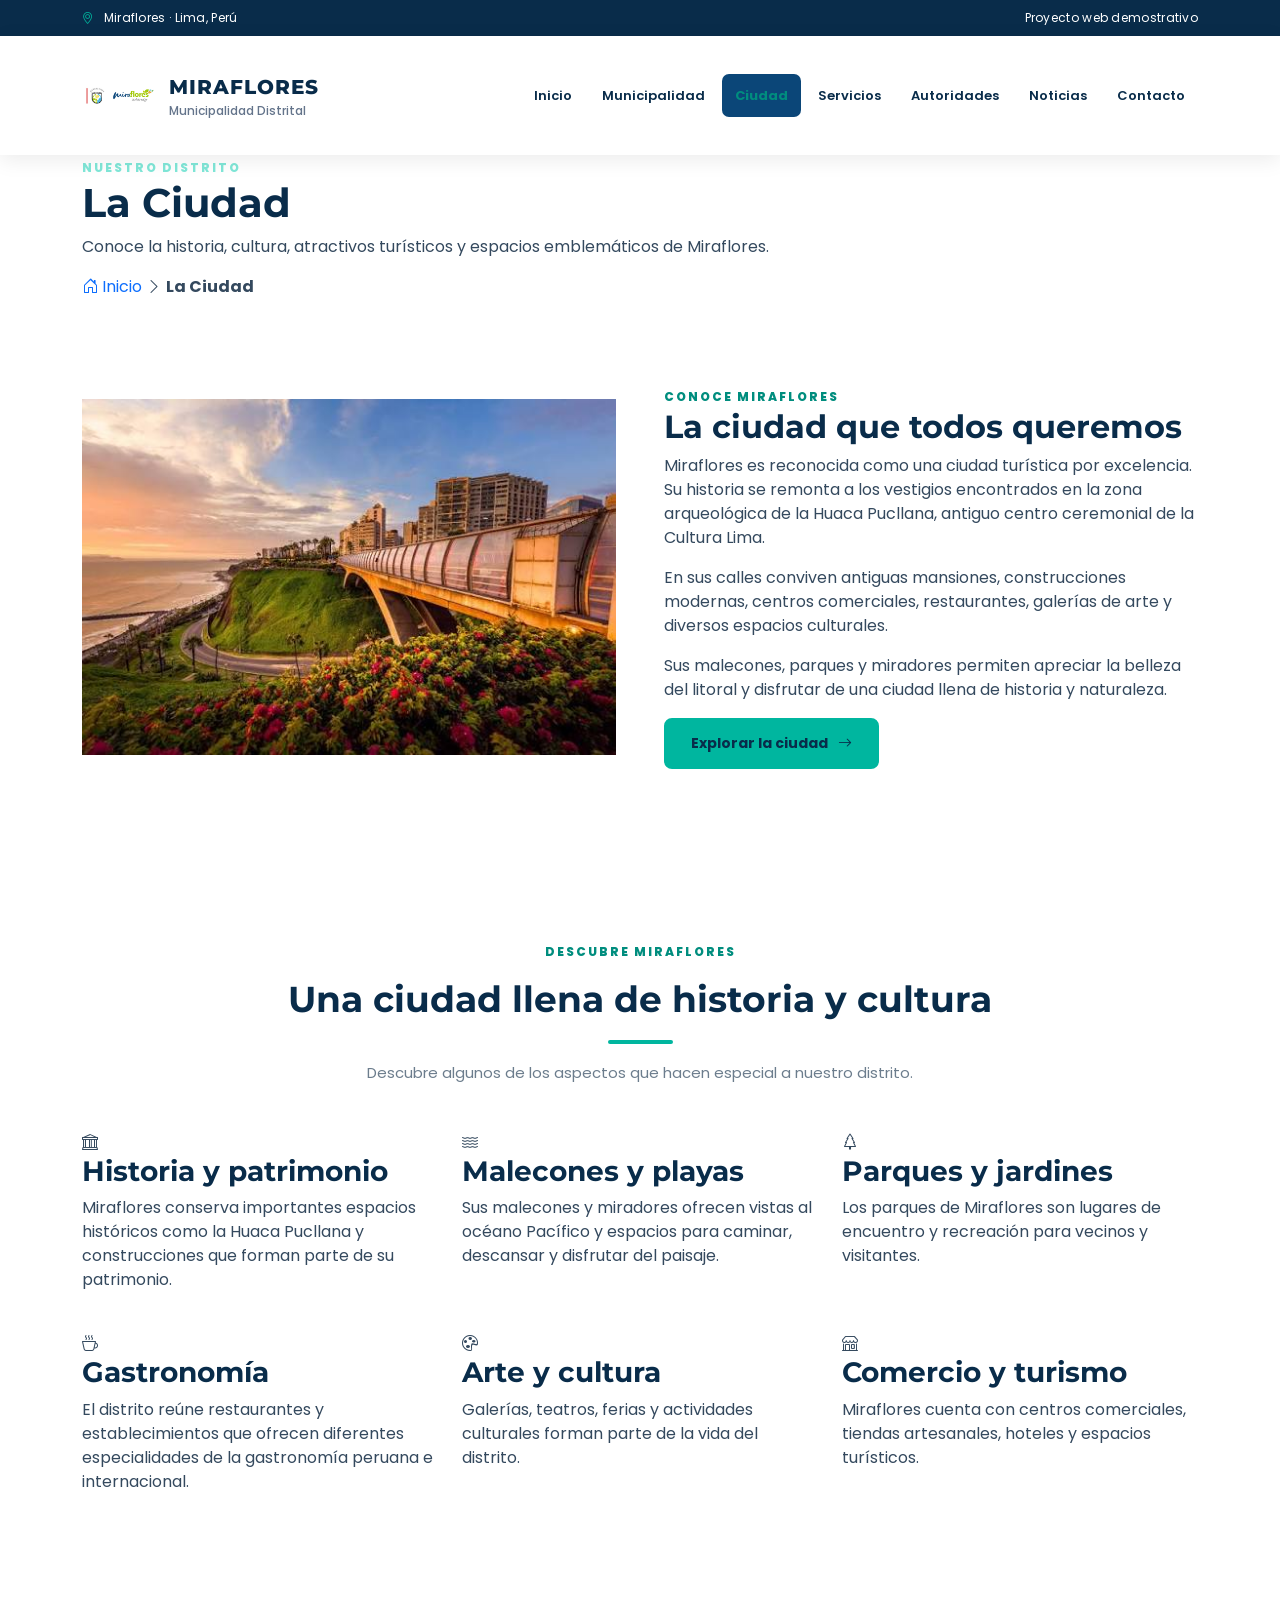
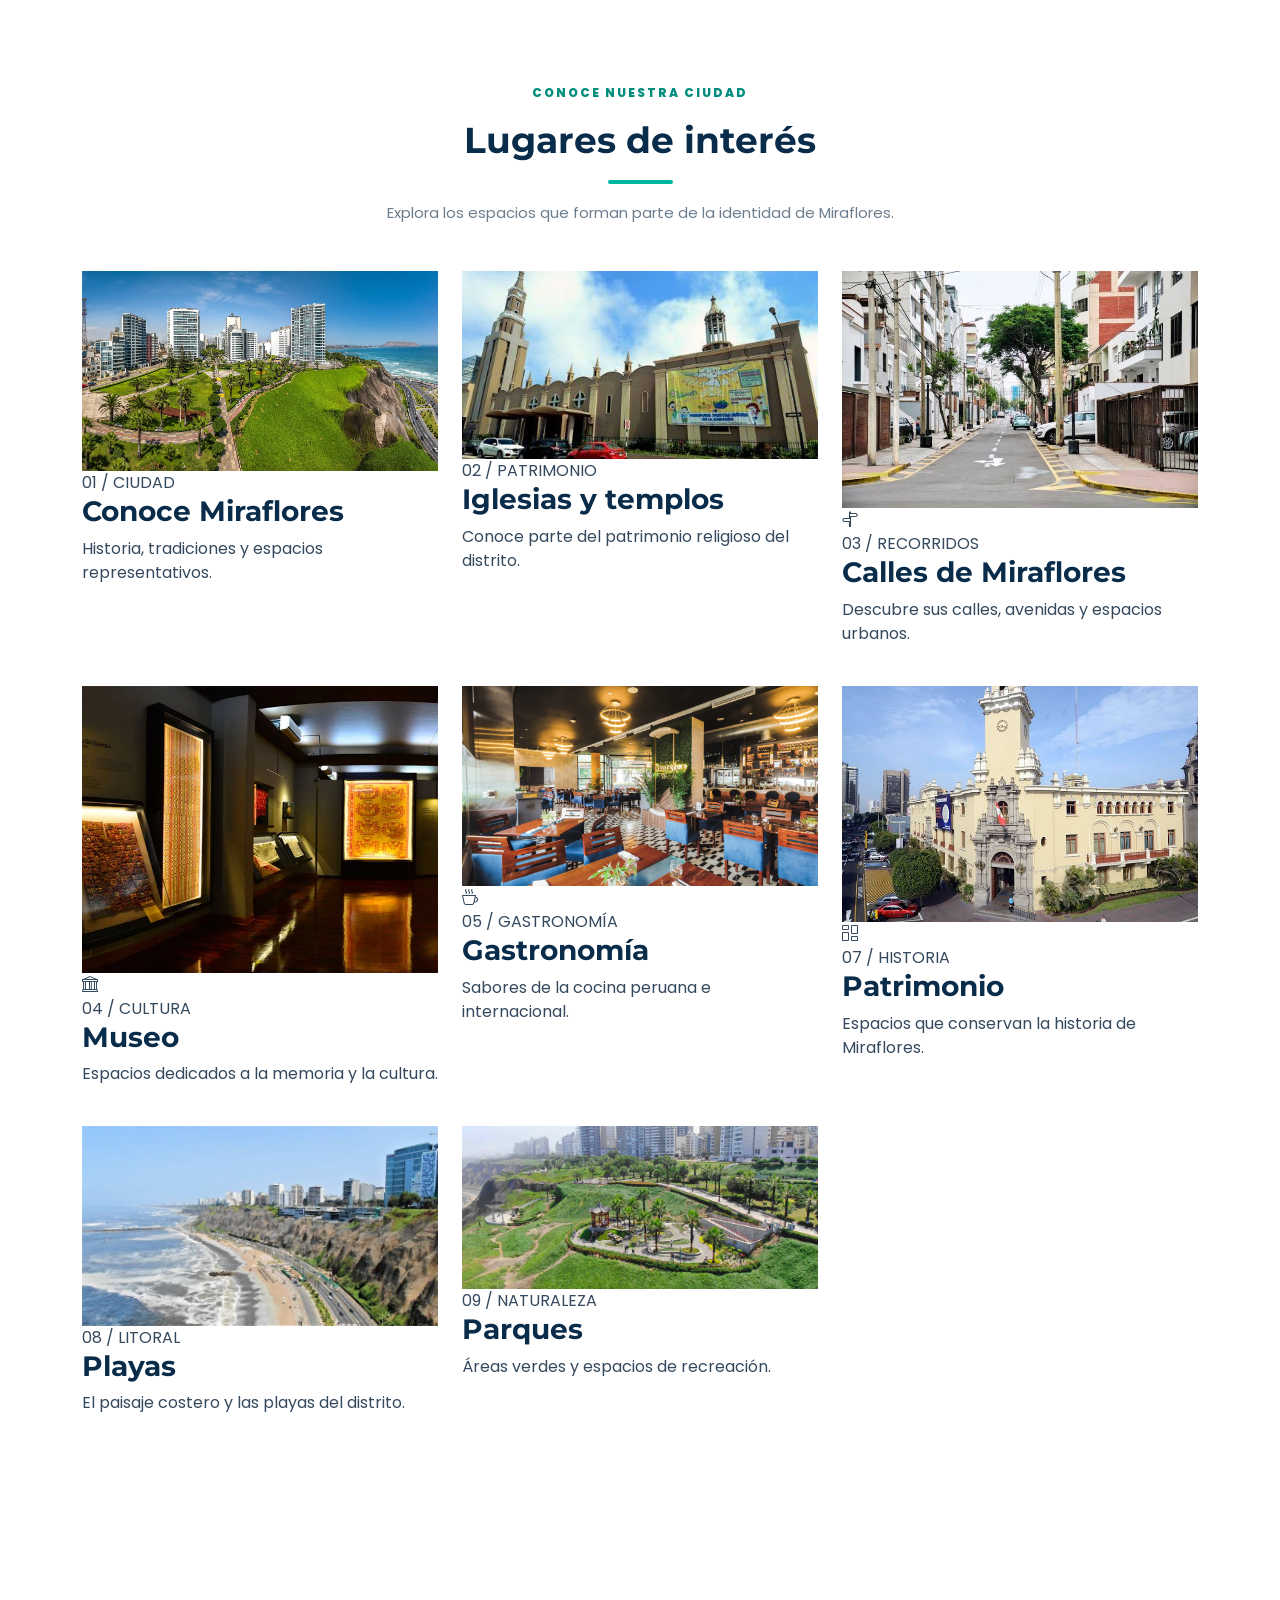
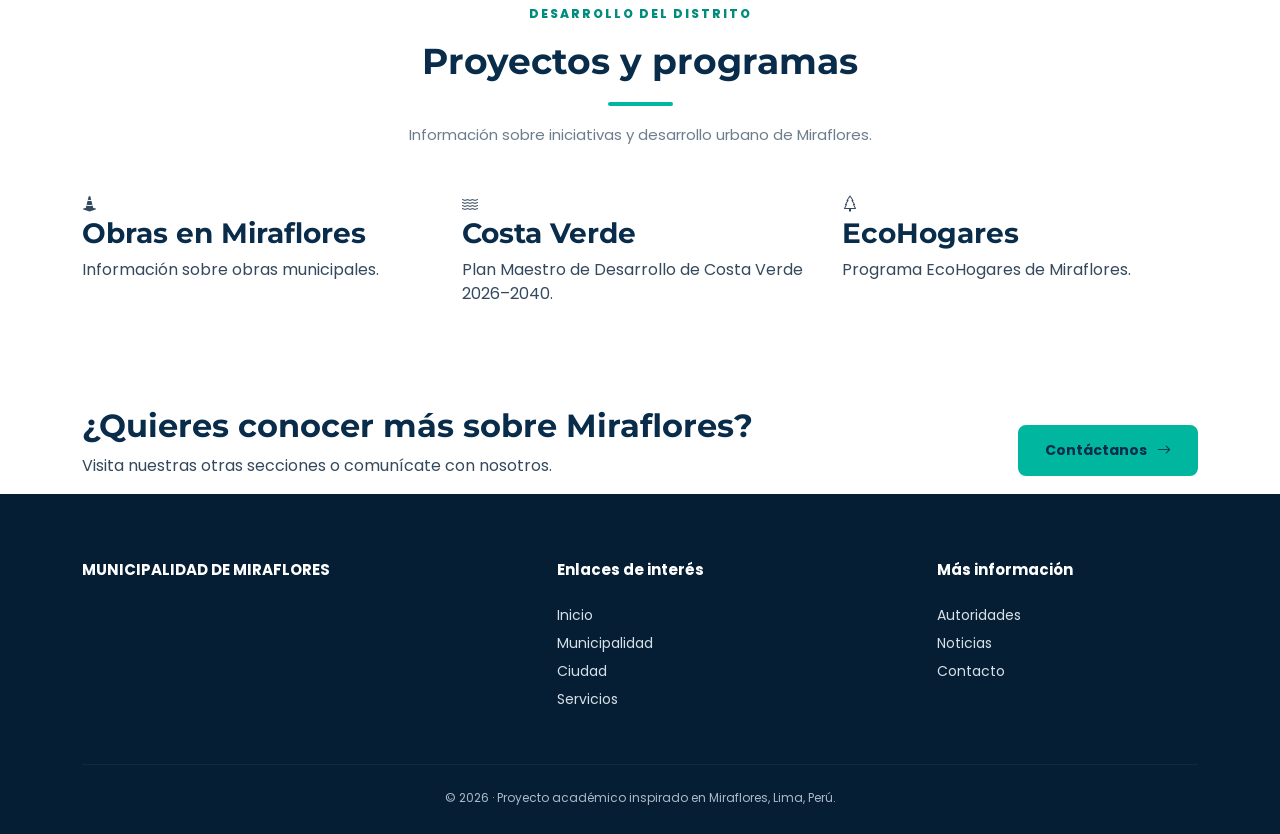
<file: ciudad.html>
<!DOCTYPE html>
<html lang="es">
<head>
    <meta charset="UTF-8">
    <meta name="viewport" content="width=device-width, initial-scale=1.0">
    <title>La Ciudad | Municipalidad de Miraflores</title>

    <link href="https://cdn.jsdelivr.net/npm/bootstrap@5.3.3/dist/css/bootstrap.min.css" rel="stylesheet">
    <link href="https://cdn.jsdelivr.net/npm/bootstrap-icons@1.11.3/font/bootstrap-icons.min.css" rel="stylesheet">
    <link rel="stylesheet" href="css/styles.css">
</head>

<body class="pagina-ciudad">

    <!-- BARRA SUPERIOR -->
    <div class="utility">
        <div class="container d-flex justify-content-between">
            <span><i class="bi bi-geo-alt"></i> Miraflores · Lima, Perú</span>
            <span>Proyecto web demostrativo</span>
        </div>
    </div>

    <!-- MENÚ PRINCIPAL -->
    <header class="site-header sticky-top">
        <nav class="navbar navbar-expand-xl">
            <div class="container">

                <a class="navbar-brand" href="index.html">
                    <span class="brand-symbol">    <img src="imagenes/logo.jpg" alt=""></span>
                    <span class="brand-copy">
                        MIRAFLORES
                        <small>Municipalidad Distrital </small>
                    </span>
                </a>

                <button class="navbar-toggler" type="button"
                        data-bs-toggle="collapse"
                        data-bs-target="#navMain"
                        aria-controls="navMain"
                        aria-expanded="false"
                        aria-label="Abrir menú">
                    <span class="navbar-toggler-icon"></span>
                </button>

                <div class="collapse navbar-collapse" id="navMain">
                    <ul class="navbar-nav ms-auto align-items-xl-center gap-xl-1">
                        <li class="nav-item">
                            <a class="nav-link" href="index.html">Inicio</a>
                        </li>
                        <li class="nav-item">
                            <a class="nav-link" href="municipalidad.html">Municipalidad</a>
                        </li>
                        <li class="nav-item">
                            <a class="nav-link active" href="ciudad.html">Ciudad</a>
                        </li>
                        <li class="nav-item">
                            <a class="nav-link" href="servicios.html">Servicios</a>
                        </li>
                        <li class="nav-item">
                            <a class="nav-link" href="autoridades.html">Autoridades</a>
                        </li>
                        <li class="nav-item">
                            <a class="nav-link" href="noticias.html">Noticias</a>
                        </li>
                        <li class="nav-item">
                            <a class="nav-link" href="contacto.html">Contacto</a>
                        </li>
                    </ul>
                </div>

            </div>
        </nav>
    </header>

    <main>

        <!-- PORTADA DE LA CIUDAD -->
        <section class="ciudad-banner">
            <div class="container">
                <div class="ciudad-banner-contenido">
                    <span class="eyebrow light">NUESTRO DISTRITO</span>
                    <h1>La Ciudad</h1>
                    <p>
                        Conoce la historia, cultura, atractivos turísticos
                        y espacios emblemáticos de Miraflores.
                    </p>
                </div>
            </div>
        </section>

        <!-- RUTA DE NAVEGACIÓN -->
        <div class="ciudad-ruta">
            <div class="container">
                <a href="index.html">
                    <i class="bi bi-house-door"></i> Inicio
                </a>
                <i class="bi bi-chevron-right"></i>
                <strong>La Ciudad</strong>
            </div>
        </div>

        <!-- PRESENTACIÓN -->
        <section class="section-pad ciudad-presentacion">
            <div class="container">
                <div class="row align-items-center g-5">

                    <div class="col-lg-6">
                        <img
                            src="imagenes/images (1).jpg"
                            alt="Costa Verde de Miraflores"
                            class="ciudad-imagen-principal">
                    </div>

                    <div class="col-lg-6">
                        <span class="eyebrow">CONOCE MIRAFLORES</span>
                        <h2>La ciudad que todos queremos</h2>

                        <p>
                            Miraflores es reconocida como una ciudad
                            turística por excelencia. Su historia
                            se remonta a los vestigios encontrados
                            en la zona arqueológica de la Huaca Pucllana,
                            antiguo centro ceremonial de la Cultura Lima.
                        </p>

                        <p>
                            En sus calles conviven antiguas mansiones,
                            construcciones modernas, centros comerciales,
                            restaurantes, galerías de arte y diversos
                            espacios culturales.
                        </p>

                        <p>
                            Sus malecones, parques y miradores permiten
                            apreciar la belleza del litoral y disfrutar
                            de una ciudad llena de historia y naturaleza.
                        </p>

                        <a href="#lugares" class="btn-accent">
                            Explorar la ciudad
                            <i class="bi bi-arrow-right"></i>
                        </a>
                    </div>

                </div>
            </div>
        </section>

        <!-- INFORMACIÓN DE LA CIUDAD -->
        <section class="section-pad ciudad-informacion">
            <div class="container">

                <div class="section-head">
                    <span class="eyebrow">DESCUBRE MIRAFLORES</span>
                    <h2>Una ciudad llena de historia y cultura</h2>
                    <p>
                        Descubre algunos de los aspectos
                        que hacen especial a nuestro distrito.
                    </p>
                </div>

                <div class="row g-4">

                    <div class="col-md-6 col-lg-4">
                        <article class="ciudad-info-card">
                            <div class="ciudad-info-icono">
                                <i class="bi bi-bank"></i>
                            </div>
                            <h3>Historia y patrimonio</h3>
                            <p>
                                Miraflores conserva importantes
                                espacios históricos como la Huaca
                                Pucllana y construcciones que
                                forman parte de su patrimonio.
                            </p>
                        </article>
                    </div>

                    <div class="col-md-6 col-lg-4">
                        <article class="ciudad-info-card">
                            <div class="ciudad-info-icono">
                                <i class="bi bi-water"></i>
                            </div>
                            <h3>Malecones y playas</h3>
                            <p>
                                Sus malecones y miradores ofrecen
                                vistas al océano Pacífico y espacios
                                para caminar, descansar y disfrutar
                                del paisaje.
                            </p>
                        </article>
                    </div>

                    <div class="col-md-6 col-lg-4">
                        <article class="ciudad-info-card">
                            <div class="ciudad-info-icono">
                                <i class="bi bi-tree"></i>
                            </div>
                            <h3>Parques y jardines</h3>
                            <p>
                                Los parques de Miraflores
                                son lugares de encuentro
                                y recreación para vecinos
                                y visitantes.
                            </p>
                        </article>
                    </div>

                    <div class="col-md-6 col-lg-4">
                        <article class="ciudad-info-card">
                            <div class="ciudad-info-icono">
                                <i class="bi bi-cup-hot"></i>
                            </div>
                            <h3>Gastronomía</h3>
                            <p>
                                El distrito reúne restaurantes
                                y establecimientos que ofrecen
                                diferentes especialidades de la
                                gastronomía peruana e internacional.
                            </p>
                        </article>
                    </div>

                    <div class="col-md-6 col-lg-4">
                        <article class="ciudad-info-card">
                            <div class="ciudad-info-icono">
                                <i class="bi bi-palette"></i>
                            </div>
                            <h3>Arte y cultura</h3>
                            <p>
                                Galerías, teatros, ferias y
                                actividades culturales forman
                                parte de la vida del distrito.
                            </p>
                        </article>
                    </div>

                    <div class="col-md-6 col-lg-4">
                        <article class="ciudad-info-card">
                            <div class="ciudad-info-icono">
                                <i class="bi bi-shop"></i>
                            </div>
                            <h3>Comercio y turismo</h3>
                            <p>
                                Miraflores cuenta con centros
                                comerciales, tiendas artesanales,
                                hoteles y espacios turísticos.
                            </p>
                        </article>
                    </div>

                </div>

            </div>
        </section>

        <!-- GALERÍA DE LUGARES -->
        <section class="section-pad ciudad-galeria" id="lugares">
            <div class="container">

                <div class="section-head">
                    <span class="eyebrow">CONOCE NUESTRA CIUDAD</span>
                    <h2>Lugares de interés</h2>
                    <p>
                        Explora los espacios que forman parte
                        de la identidad de Miraflores.
                    </p>
                </div>

                <div class="row g-4">

                    <div class="col-md-6 col-lg-4">
                        <article class="ciudad-lugar">
                            <div class="ciudad-lugar-imagen">
                                <img src="imagenes/miraflores.jpg"
                                     alt="Ciudad de Miraflores">
                            </div>
                            <div class="ciudad-lugar-contenido">
                                <span>01 / CIUDAD</span>
                                <h3>Conoce Miraflores</h3>
                                <p>Historia, tradiciones y espacios representativos.</p>
                            </div>
                        </article>
                    </div>

                    <div class="col-md-6 col-lg-4">
                        <article class="ciudad-lugar">
                            <div class="ciudad-lugar-imagen">
                                <img src="imagenes/iglesias.jpg">
                                <i class="bi bi-building-columns"></i>
                            </div>
                            <div class="ciudad-lugar-contenido">
                                <span>02 / PATRIMONIO</span>
                                <h3>Iglesias y templos</h3>
                                <p>Conoce parte del patrimonio religioso del distrito.</p>
                            </div>
                        </article>
                    </div>

                    <div class="col-md-6 col-lg-4">
                        <article class="ciudad-lugar">
                            <div class="ciudad-lugar-imagen">
                                <img src="imagenes/calles.jpg">
                                <i class="bi bi-signpost-split"></i>
                            </div>
                            <div class="ciudad-lugar-contenido">
                                <span>03 / RECORRIDOS</span>
                                <h3>Calles de Miraflores</h3>
                                <p>Descubre sus calles, avenidas y espacios urbanos.</p>
                            </div>
                        </article>
                    </div>

                    <div class="col-md-6 col-lg-4">
                        <article class="ciudad-lugar">
                            <div class="ciudad-lugar-imagen">
                                <img src="imagenes/museo.webp">
                                <i class="bi bi-bank"></i>
                            </div>
                            <div class="ciudad-lugar-contenido">
                                <span>04 / CULTURA</span>
                                <h3> Museo</h3>
                                <p>Espacios dedicados a la memoria y la cultura.</p>
                            </div>
                        </article>
                    </div>

                    <div class="col-md-6 col-lg-4">
                        <article class="ciudad-lugar">
                            <div class="ciudad-lugar-imagen">
                                <img src="imagenes/gastronomia.jpg">
                                <i class="bi bi-cup-hot"></i>
                            </div>
                            <div class="ciudad-lugar-contenido">
                                <span>05 / GASTRONOMÍA</span>
                                <h3>Gastronomía</h3>
                                <p>Sabores de la cocina peruana e internacional.</p>
                            </div>
                        </article>
                    </div>


                    <div class="col-md-6 col-lg-4">
                        <article class="ciudad-lugar">
                            <div class="ciudad-lugar-imagen">
                                <img src="imagenes/patrimonio.jpg">
                                <i class="bi bi-columns-gap"></i>
                            </div>
                            <div class="ciudad-lugar-contenido">
                                <span>07 / HISTORIA</span>
                                <h3>Patrimonio</h3>
                                <p>Espacios que conservan la historia de Miraflores.</p>
                            </div>
                        </article>
                    </div>

                    <div class="col-md-6 col-lg-4">
                        <article class="ciudad-lugar">
                            <div class="ciudad-lugar-imagen">
                                <img src="imagenes/images (2).jpg"
                                     alt="Playas de Miraflores">
                            </div>
                            <div class="ciudad-lugar-contenido">
                                <span>08 / LITORAL</span>
                                <h3>Playas</h3>
                                <p>El paisaje costero y las playas del distrito.</p>
                            </div>
                        </article>
                    </div>

                    <div class="col-md-6 col-lg-4">
                        <article class="ciudad-lugar">
                            <div class="ciudad-lugar-imagen">
                                <img src="imagenes/parque-chino-2.jpg"
                                     alt="Parques de Miraflores">
                            </div>
                            <div class="ciudad-lugar-contenido">
                                <span>09 / NATURALEZA</span>
                                <h3>Parques</h3>
                                <p>Áreas verdes y espacios de recreación.</p>
                            </div>
                        </article>
                    </div>

                </div>

            </div>
        </section>

        <!-- PROYECTOS Y PROGRAMAS -->
        <section class="section-pad ciudad-proyectos">
            <div class="container">

                <div class="section-head">
                    <span class="eyebrow">DESARROLLO DEL DISTRITO</span>
                    <h2>Proyectos y programas</h2>
                    <p>
                        Información sobre iniciativas y
                        desarrollo urbano de Miraflores.
                    </p>
                </div>

                <div class="row g-4">

                    <div class="col-md-4">
                        <div class="ciudad-proyecto-card">
                            <i class="bi bi-cone-striped"></i>
                            <h3>Obras en Miraflores</h3>
                            <p>Información sobre obras municipales.</p>
                        </div>
                    </div>

                    <div class="col-md-4">
                        <div class="ciudad-proyecto-card">
                            <i class="bi bi-water"></i>
                            <h3>Costa Verde</h3>
                            <p>Plan Maestro de Desarrollo de Costa Verde 2026–2040.</p>
                        </div>
                    </div>

                    <div class="col-md-4">
                        <div class="ciudad-proyecto-card">
                            <i class="bi bi-tree"></i>
                            <h3>EcoHogares</h3>
                            <p>Programa EcoHogares de Miraflores.</p>
                        </div>
                    </div>

                </div>

            </div>
        </section>

        <!-- CONTACTO -->
        <section class="ciudad-contacto">
            <div class="container">
                <div class="row align-items-center g-4">

                    <div class="col-lg-8">
                        <h2>¿Quieres conocer más sobre Miraflores?</h2>
                        <p>
                            Visita nuestras otras secciones
                            o comunícate con nosotros.
                        </p>
                    </div>

                    <div class="col-lg-4 text-lg-end">
                        <a href="contacto.html" class="btn-accent">
                            Contáctanos
                            <i class="bi bi-arrow-right"></i>
                        </a>
                    </div>

                </div>
            </div>
        </section>

    </main>

    <!-- PIE DE PÁGINA -->
    <footer class="footer">
        <div class="container">

            <div class="row gy-4">

                <div class="col-lg-5">
                    <strong>MUNICIPALIDAD DE MIRAFLORES</strong>
                
                </div>

                <div class="col-lg-4">
                    <strong>Enlaces de interés</strong>
                    <p>
                        <a href="index.html">Inicio</a><br>
                        <a href="municipalidad.html">Municipalidad</a><br>
                        <a href="ciudad.html">Ciudad</a><br>
                        <a href="servicios.html">Servicios</a>
                    </p>
                </div>

                <div class="col-lg-3">
                    <strong>Más información</strong>
                    <p>
                        <a href="autoridades.html">Autoridades</a><br>
                        <a href="noticias.html">Noticias</a><br>
                        <a href="contacto.html">Contacto</a>
                    </p>
                </div>

            </div>

            <hr>

            <div class="text-center">
                <small>
                    © 2026 · Proyecto académico inspirado
                    en Miraflores, Lima, Perú.
                </small>
            </div>

        </div>
    </footer>

    <!-- VOLVER ARRIBA -->
    <button id="backTop" type="button" aria-label="Volver arriba">
        <i class="bi bi-arrow-up"></i>
    </button>

    <!-- BOOTSTRAP -->
    <script src="https://cdn.jsdelivr.net/npm/bootstrap@5.3.3/dist/js/bootstrap.bundle.min.js"></script>

    <!-- JAVASCRIPT -->
    <script src="js/script.js"></script>

    <script>
        document.addEventListener("DOMContentLoaded", function () {
            const boton = document.getElementById("backTop");

            if (boton) {
                function actualizarBoton() {
                    boton.classList.toggle("show", window.scrollY > 250);
                }

                window.addEventListener("scroll", actualizarBoton);
                actualizarBoton();

                boton.addEventListener("click", function () {
                    window.scrollTo({
                        top: 0,
                        behavior: "smooth"
                    });
                });
            }
        });
    </script>

</body>
</html>
</file>
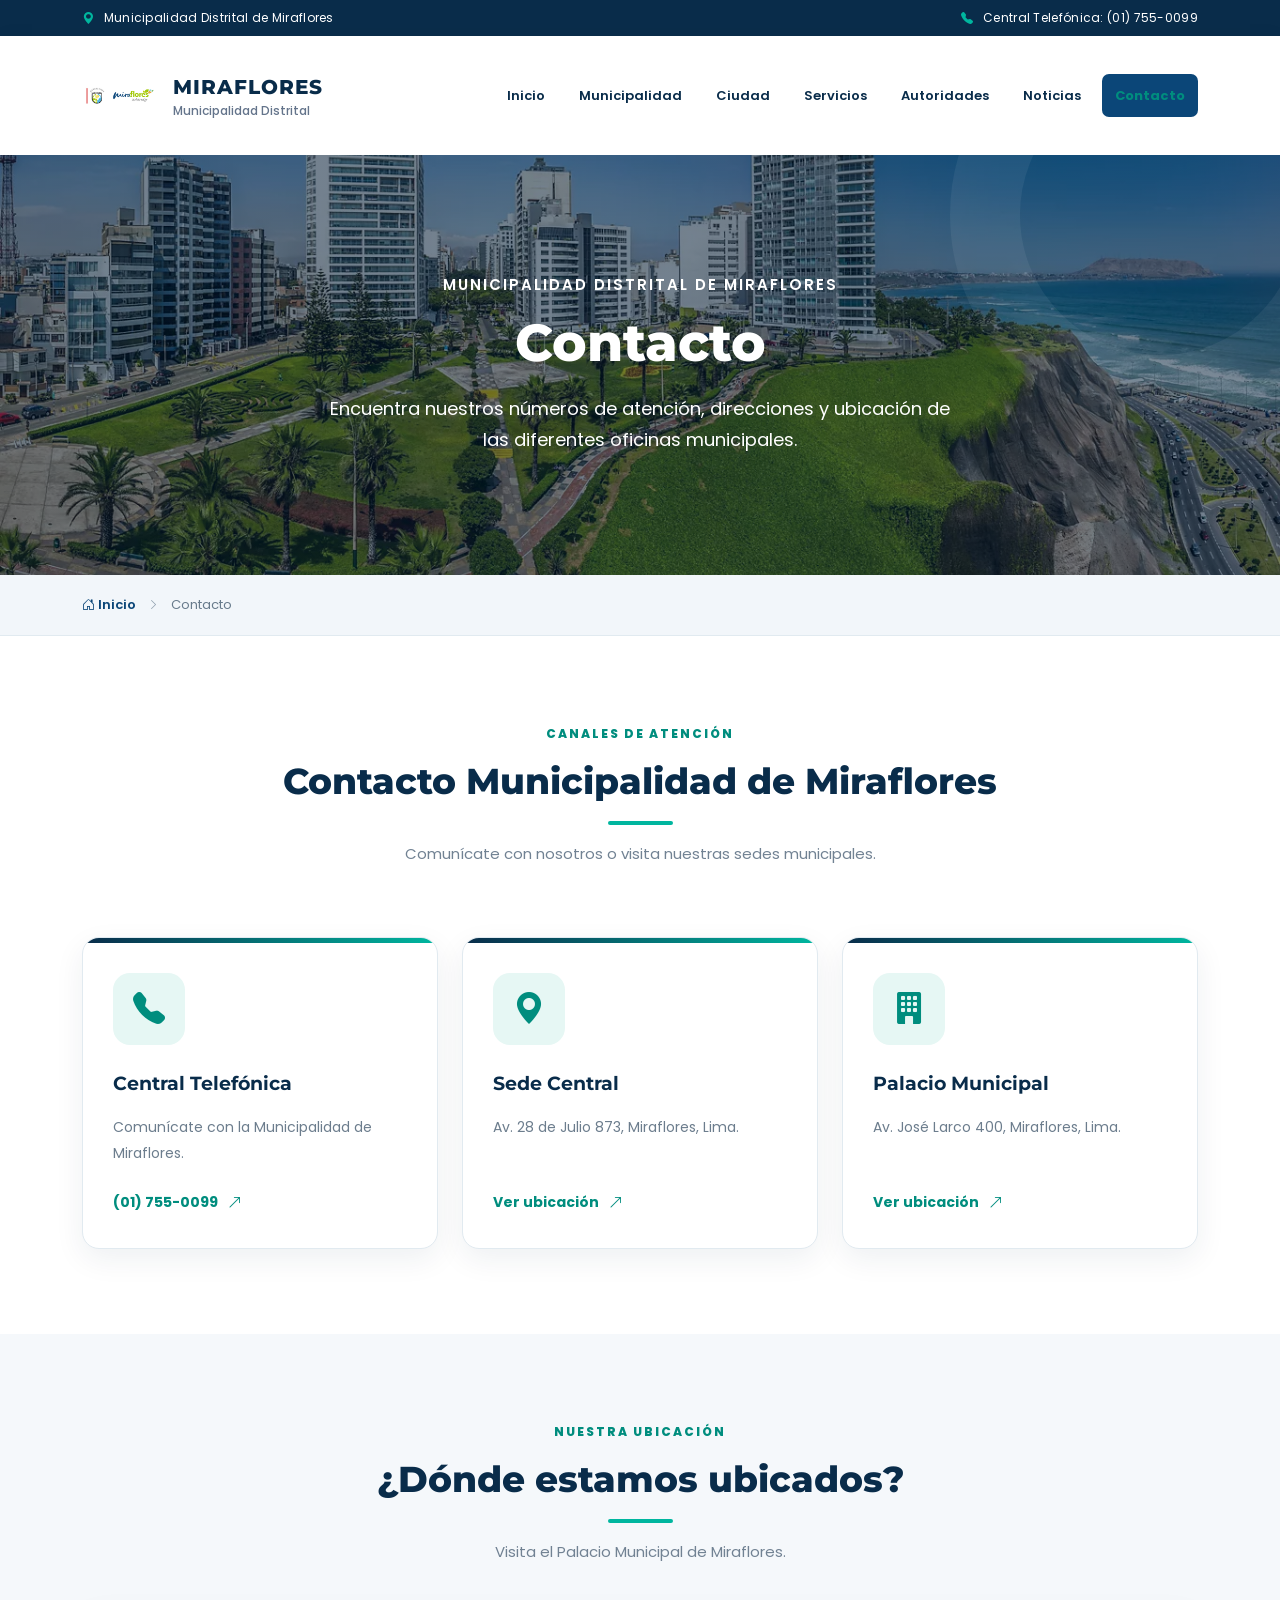
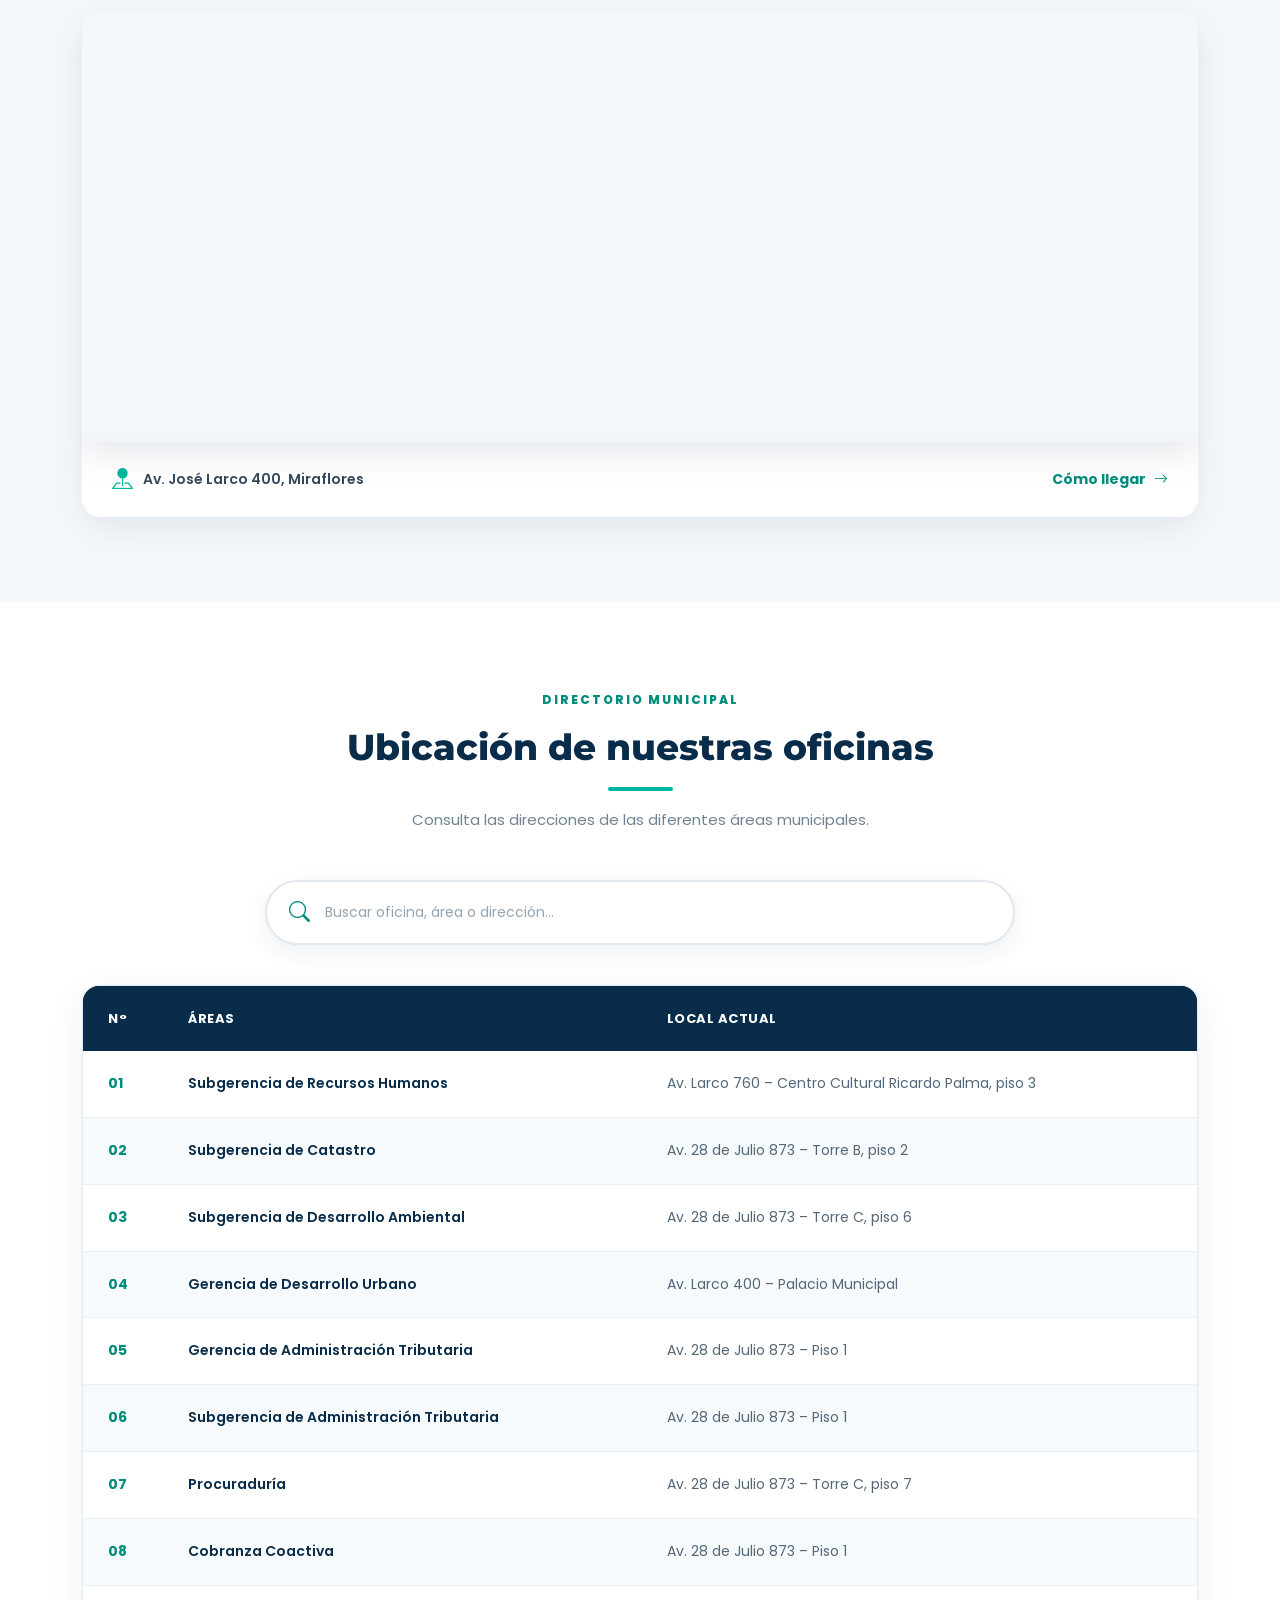
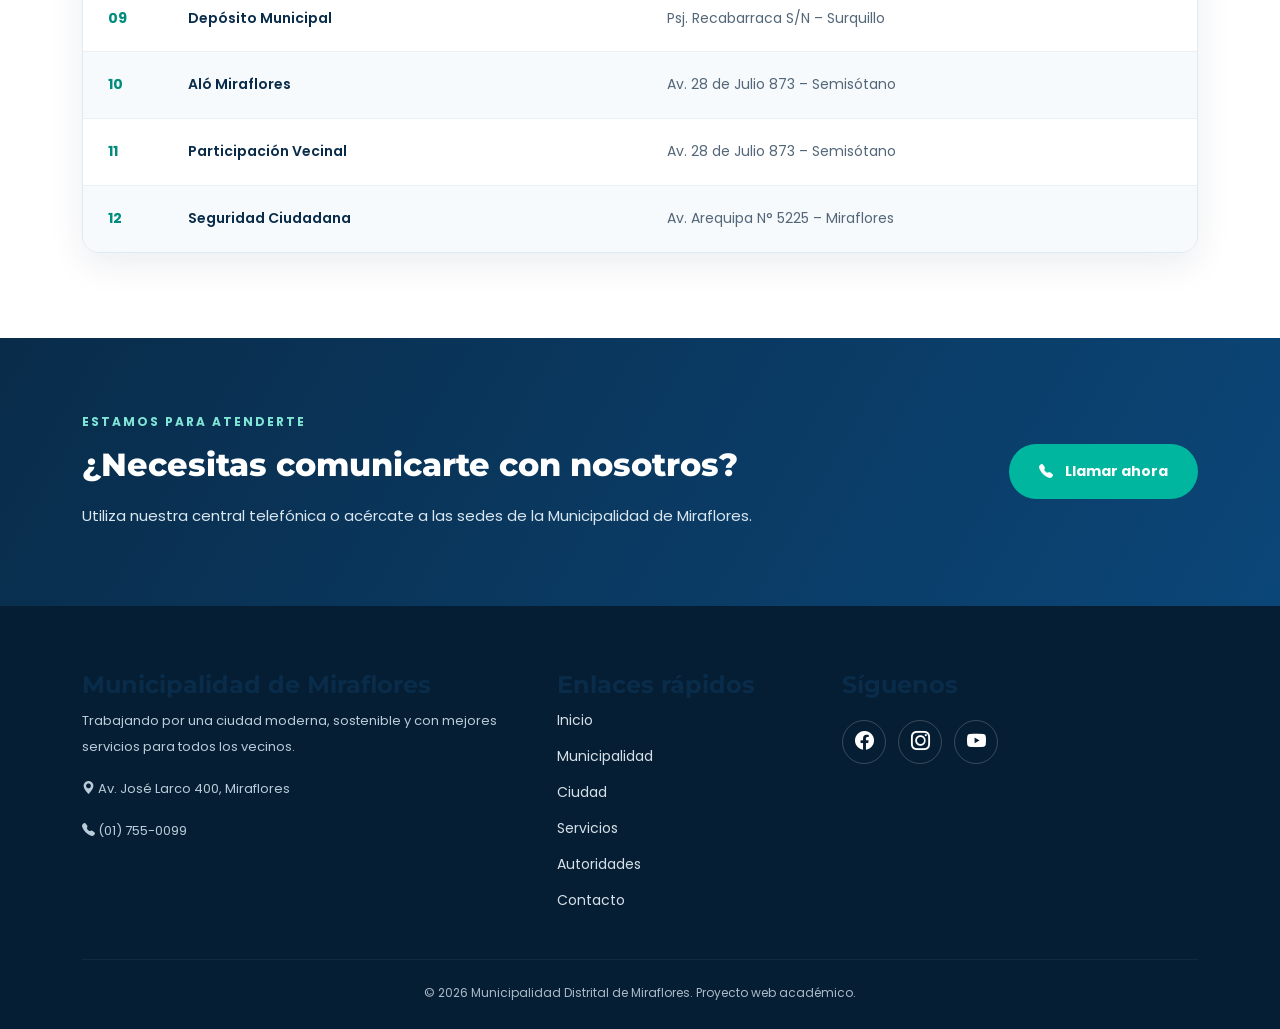
<file: contacto.html>
<!DOCTYPE html>
<html lang="es">

<head>
    <meta charset="UTF-8">
    <meta name="viewport" content="width=device-width, initial-scale=1.0">

    <title>Contacto | Municipalidad de Miraflores</title>

    <link href="https://cdn.jsdelivr.net/npm/bootstrap@5.3.3/dist/css/bootstrap.min.css" rel="stylesheet">

    <link href="https://cdn.jsdelivr.net/npm/bootstrap-icons@1.11.3/font/bootstrap-icons.css" rel="stylesheet">

    <link rel="stylesheet" href="css/styles.css">
</head>

<body>

    <!-- BARRA SUPERIOR -->
    <div class="utility">
        <div class="container d-flex justify-content-between align-items-center flex-wrap gap-2">
            <span>
                <i class="bi bi-geo-alt-fill"></i>
                Municipalidad Distrital de Miraflores
            </span>

            <span>
                <i class="bi bi-telephone-fill"></i>
                Central Telefónica: (01) 755-0099
            </span>
        </div>
    </div>

    <!-- CABECERA -->
    <header class="site-header">
        <nav class="navbar navbar-expand-lg">
            <div class="container">

                <a class="navbar-brand d-flex align-items-center gap-3" href="index.html">
                    <div class="brand-symbol">
                        <img src="imagenes/logo.jpg" alt="logo municipal" class="logo-municipal">
                    </div>
                         <div class="brand-copy">
                        <strong>MIRAFLORES</strong>
                        <small>Municipalidad Distrital</small>
                    </div>
                </a>

                <button class="navbar-toggler" type="button"
                    data-bs-toggle="collapse"
                    data-bs-target="#menuPrincipal"
                    aria-controls="menuPrincipal"
                    aria-expanded="false"
                    aria-label="Abrir menú">

                    <span class="navbar-toggler-icon"></span>
                </button>

                <div class="collapse navbar-collapse" id="menuPrincipal">

                    <ul class="navbar-nav ms-auto align-items-lg-center gap-lg-2">

                        <li class="nav-item">
                            <a class="nav-link" href="index.html">Inicio</a>
                        </li>

                        <li class="nav-item">
                            <a class="nav-link" href="municipalidad.html">Municipalidad</a>
                        </li>

                        <li class="nav-item">
                            <a class="nav-link" href="ciudad.html">Ciudad</a>
                        </li>

                        <li class="nav-item">
                            <a class="nav-link" href="servicios.html">Servicios</a>
                        </li>

                        <li class="nav-item">
                            <a class="nav-link" href="autoridades.html">Autoridades</a>
                        </li>

                        <li class="nav-item">
                            <a class="nav-link" href="noticias.html">Noticias</a>
                        </li>

                        <li class="nav-item">
                            <a class="nav-link active" href="contacto.html" aria-current="page">Contacto</a>
                        </li>

                    </ul>

                </div>
            </div>
        </nav>
    </header>

   <section class="contacto-banner">
    <div class="contacto-banner-contenido">

        <span>MUNICIPALIDAD DISTRITAL DE MIRAFLORES</span>

        <h1>Contacto</h1>

        <p>
            Encuentra nuestros números de atención, direcciones
            y ubicación de las diferentes oficinas municipales.
        </p>

    </div>
</section>

    <!-- RUTA DE NAVEGACIÓN -->
    <div class="contacto-breadcrumb">
        <div class="container">
            <nav aria-label="Ruta de navegación">

                <a href="index.html">
                    <i class="bi bi-house-door"></i>
                    Inicio
                </a>

                <i class="bi bi-chevron-right"></i>

                <span>Contacto</span>

            </nav>
        </div>
    </div>

    <!-- INFORMACIÓN PRINCIPAL -->
    <section class="section-pad contacto-informacion">

        <div class="container">

            <div class="section-head text-center reveal">

                <span class="eyebrow">CANALES DE ATENCIÓN</span>

                <h2>Contacto Municipalidad de Miraflores</h2>

                <p>
                    Comunícate con nosotros o visita nuestras sedes municipales.
                </p>

            </div>

            <div class="row g-4 mt-3">

                <!-- TELÉFONO -->
                <div class="col-lg-4 col-md-6 reveal">

                    <div class="contacto-card">

                        <div class="contacto-icono">
                            <i class="bi bi-telephone-fill"></i>
                        </div>

                        <h3>Central Telefónica</h3>

                        <p>
                            Comunícate con la Municipalidad de Miraflores.
                        </p>

                        <a href="tel:+5117550099">
                            (01) 755-0099
                            <i class="bi bi-arrow-up-right"></i>
                        </a>

                    </div>

                </div>

                <!-- SEDE CENTRAL -->
                <div class="col-lg-4 col-md-6 reveal">

                    <div class="contacto-card">

                        <div class="contacto-icono">
                            <i class="bi bi-geo-alt-fill"></i>
                        </div>

                        <h3>Sede Central</h3>

                        <p>
                            Av. 28 de Julio 873, Miraflores, Lima.
                        </p>

                        <a href="https://www.google.com/maps/search/?api=1&query=Av.+28+de+Julio+873+Miraflores+Lima"
                           target="_blank"
                           rel="noopener noreferrer">

                            Ver ubicación
                            <i class="bi bi-arrow-up-right"></i>

                        </a>

                    </div>

                </div>

                <!-- PALACIO MUNICIPAL -->
                <div class="col-lg-4 col-md-6 reveal">

                    <div class="contacto-card">

                        <div class="contacto-icono">
                            <i class="bi bi-building-fill"></i>
                        </div>

                        <h3>Palacio Municipal</h3>

                        <p>
                            Av. José Larco 400, Miraflores, Lima.
                        </p>

                        <a href="https://www.google.com/maps/search/?api=1&query=Av.+Jose+Larco+400+Miraflores+Lima"
                           target="_blank"
                           rel="noopener noreferrer">

                            Ver ubicación
                            <i class="bi bi-arrow-up-right"></i>

                        </a>

                    </div>

                </div>

            </div>

        </div>

    </section>

    <!-- MAPA -->
    <section class="section-pad contacto-mapa-seccion">

        <div class="container">

            <div class="section-head text-center reveal">

                <span class="eyebrow">NUESTRA UBICACIÓN</span>

                <h2>¿Dónde estamos ubicados?</h2>

                <p>
                    Visita el Palacio Municipal de Miraflores.
                </p>

            </div>

            <div class="contacto-mapa reveal">

                <iframe
                    src="https://maps.google.com/maps?q=Av.%20Jos%C3%A9%20Larco%20400%2C%20Miraflores%2C%20Lima&t=m&z=15&output=embed"
                    width="100%"
                    height="430"
                    style="border:0;"
                    loading="lazy"
                    referrerpolicy="no-referrer-when-downgrade"
                    title="Ubicación del Palacio Municipal de Miraflores">
                </iframe>

            </div>

            <div class="contacto-mapa-pie">

                <div>
                    <i class="bi bi-pin-map-fill"></i>
                    Av. José Larco 400, Miraflores
                </div>

                <a href="https://www.google.com/maps/search/?api=1&query=Av.+Jose+Larco+400+Miraflores+Lima"
                   target="_blank"
                   rel="noopener noreferrer">

                    Cómo llegar
                    <i class="bi bi-arrow-right"></i>

                </a>

            </div>

        </div>

    </section>

    <!-- DIRECTORIO DE OFICINAS -->
    <section class="section-pad contacto-directorio">

        <div class="container">

            <div class="section-head text-center reveal">

                <span class="eyebrow">DIRECTORIO MUNICIPAL</span>

                <h2>Ubicación de nuestras oficinas</h2>

                <p>
                    Consulta las direcciones de las diferentes áreas municipales.
                </p>

            </div>

            <!-- BUSCADOR -->
            <div class="contacto-buscador reveal">

                <i class="bi bi-search"></i>

                <input
                    type="search"
                    id="buscarOficina"
                    placeholder="Buscar oficina, área o dirección..."
                    aria-label="Buscar oficina municipal">

            </div>

            <!-- TABLA -->
            <div class="contacto-tabla-contenedor reveal">

                <div class="table-responsive">

                    <table class="table contacto-tabla">

                        <thead>
                            <tr>
                                <th>N°</th>
                                <th>ÁREAS</th>
                                <th>LOCAL ACTUAL</th>
                            </tr>
                        </thead>

                        <tbody id="tablaOficinas">

                            <tr>
                                <td>01</td>
                                <td>Subgerencia de Recursos Humanos</td>
                                <td>Av. Larco 760 – Centro Cultural Ricardo Palma, piso 3</td>
                            </tr>

                            <tr>
                                <td>02</td>
                                <td>Subgerencia de Catastro</td>
                                <td>Av. 28 de Julio 873 – Torre B, piso 2</td>
                            </tr>

                            <tr>
                                <td>03</td>
                                <td>Subgerencia de Desarrollo Ambiental</td>
                                <td>Av. 28 de Julio 873 – Torre C, piso 6</td>
                            </tr>

                            <tr>
                                <td>04</td>
                                <td>Gerencia de Desarrollo Urbano</td>
                                <td>Av. Larco 400 – Palacio Municipal</td>
                            </tr>

                            <tr>
                                <td>05</td>
                                <td>Gerencia de Administración Tributaria</td>
                                <td>Av. 28 de Julio 873 – Piso 1</td>
                            </tr>

                            <tr>
                                <td>06</td>
                                <td>Subgerencia de Administración Tributaria</td>
                                <td>Av. 28 de Julio 873 – Piso 1</td>
                            </tr>

                            <tr>
                                <td>07</td>
                                <td>Procuraduría</td>
                                <td>Av. 28 de Julio 873 – Torre C, piso 7</td>
                            </tr>

                            <tr>
                                <td>08</td>
                                <td>Cobranza Coactiva</td>
                                <td>Av. 28 de Julio 873 – Piso 1</td>
                            </tr>

                            <tr>
                                <td>09</td>
                                <td>Depósito Municipal</td>
                                <td>Psj. Recabarraca S/N – Surquillo</td>
                            </tr>

                            <tr>
                                <td>10</td>
                                <td>Aló Miraflores</td>
                                <td>Av. 28 de Julio 873 – Semisótano</td>
                            </tr>

                            <tr>
                                <td>11</td>
                                <td>Participación Vecinal</td>
                                <td>Av. 28 de Julio 873 – Semisótano</td>
                            </tr>

                            <tr>
                                <td>12</td>
                                <td>Seguridad Ciudadana</td>
                                <td>Av. Arequipa N° 5225 – Miraflores</td>
                            </tr>

                        </tbody>

                    </table>

                </div>

                <div id="sinOficinas" class="text-center d-none">
                    <i class="bi bi-search"></i>
                    <p>No se encontraron oficinas con ese nombre.</p>
                </div>

            </div>

        </div>

    </section>

    <!-- BANNER INFERIOR -->
    <section class="contacto-ayuda">

        <div class="container">

            <div class="row align-items-center g-4">

                <div class="col-lg-8">

                    <span class="contacto-ayuda-etiqueta">
                        ESTAMOS PARA ATENDERTE
                    </span>

                    <h2>¿Necesitas comunicarte con nosotros?</h2>

                    <p>
                        Utiliza nuestra central telefónica o acércate
                        a las sedes de la Municipalidad de Miraflores.
                    </p>

                </div>

                <div class="col-lg-4 text-lg-end">

                    <a href="tel:+5117550099" class="btn-contacto-ayuda">

                        <i class="bi bi-telephone-fill"></i>
                        Llamar ahora

                    </a>

                </div>

            </div>

        </div>

    </section>

    <!-- PIE DE PÁGINA -->
    <footer class="footer">

        <div class="container">

            <div class="row g-4">

                <div class="col-lg-5">

                    <h4>Municipalidad de Miraflores</h4>

                    <p>
                        Trabajando por una ciudad moderna,
                        sostenible y con mejores servicios
                        para todos los vecinos.
                    </p>

                    <p>
                        <i class="bi bi-geo-alt-fill"></i>
                        Av. José Larco 400, Miraflores
                    </p>

                    <p>
                        <i class="bi bi-telephone-fill"></i>
                        (01) 755-0099
                    </p>

                </div>

                <div class="col-lg-3">

                    <h4>Enlaces rápidos</h4>

                    <ul class="contacto-footer-links">

                        <li><a href="index.html">Inicio</a></li>

                        <li><a href="municipalidad.html">Municipalidad</a></li>

                        <li><a href="ciudad.html">Ciudad</a></li>

                        <li><a href="servicios.html">Servicios</a></li>

                        <li><a href="autoridades.html">Autoridades</a></li>

                        <li><a href="contacto.html">Contacto</a></li>

                    </ul>

                </div>

                <div class="col-lg-4">

                    <h4>Síguenos</h4>

                    <div class="contacto-redes">

                        <a href="https://www.facebook.com/MunicipalidaddeMiraflores/"
                           target="_blank"
                           rel="noopener noreferrer"
                           aria-label="Facebook">
                            <i class="bi bi-facebook"></i>
                        </a>

                        <a href="https://www.instagram.com/munimiraflores/"
                           target="_blank"
                           rel="noopener noreferrer"
                           aria-label="Instagram">
                            <i class="bi bi-instagram"></i>
                        </a>

                        <a href="https://www.youtube.com/channel/UC8FiOrR4JKMX1gbFTcCqlqA"
                           target="_blank"
                           rel="noopener noreferrer"
                           aria-label="YouTube">
                            <i class="bi bi-youtube"></i>
                        </a>

                    </div>

                </div>

            </div>

            <hr>

            <div class="text-center">
                <small>
                    © 2026 Municipalidad Distrital de Miraflores.
                    Proyecto web académico.
                </small>
            </div>

        </div>

    </footer>

    <!-- BOTÓN SUBIR -->
    <button id="backTop" type="button" aria-label="Volver arriba">
        <i class="bi bi-arrow-up"></i>
    </button>

    <!-- BOOTSTRAP -->
    <script src="https://cdn.jsdelivr.net/npm/bootstrap@5.3.3/dist/js/bootstrap.bundle.min.js"></script>

    <!-- JS GENERAL -->
    <script src="js/script.js"></script>

    <!-- BUSCADOR DE OFICINAS -->
    <script>

        const buscarOficina = document.getElementById("buscarOficina");
        const filasOficinas = document.querySelectorAll("#tablaOficinas tr");
        const sinOficinas = document.getElementById("sinOficinas");

        buscarOficina.addEventListener("input", function () {

            const busqueda = this.value
                .toLowerCase()
                .normalize("NFD")
                .replace(/[\u0300-\u036f]/g, "");

            let encontrados = 0;

            filasOficinas.forEach(function (fila) {

                const texto = fila.textContent
                    .toLowerCase()
                    .normalize("NFD")
                    .replace(/[\u0300-\u036f]/g, "");

                const coincide = texto.includes(busqueda);

                fila.style.display = coincide ? "" : "none";

                if (coincide) {
                    encontrados++;
                }

            });

            sinOficinas.classList.toggle("d-none", encontrados > 0);

        });

    </script>

</body>
</html>
</file>
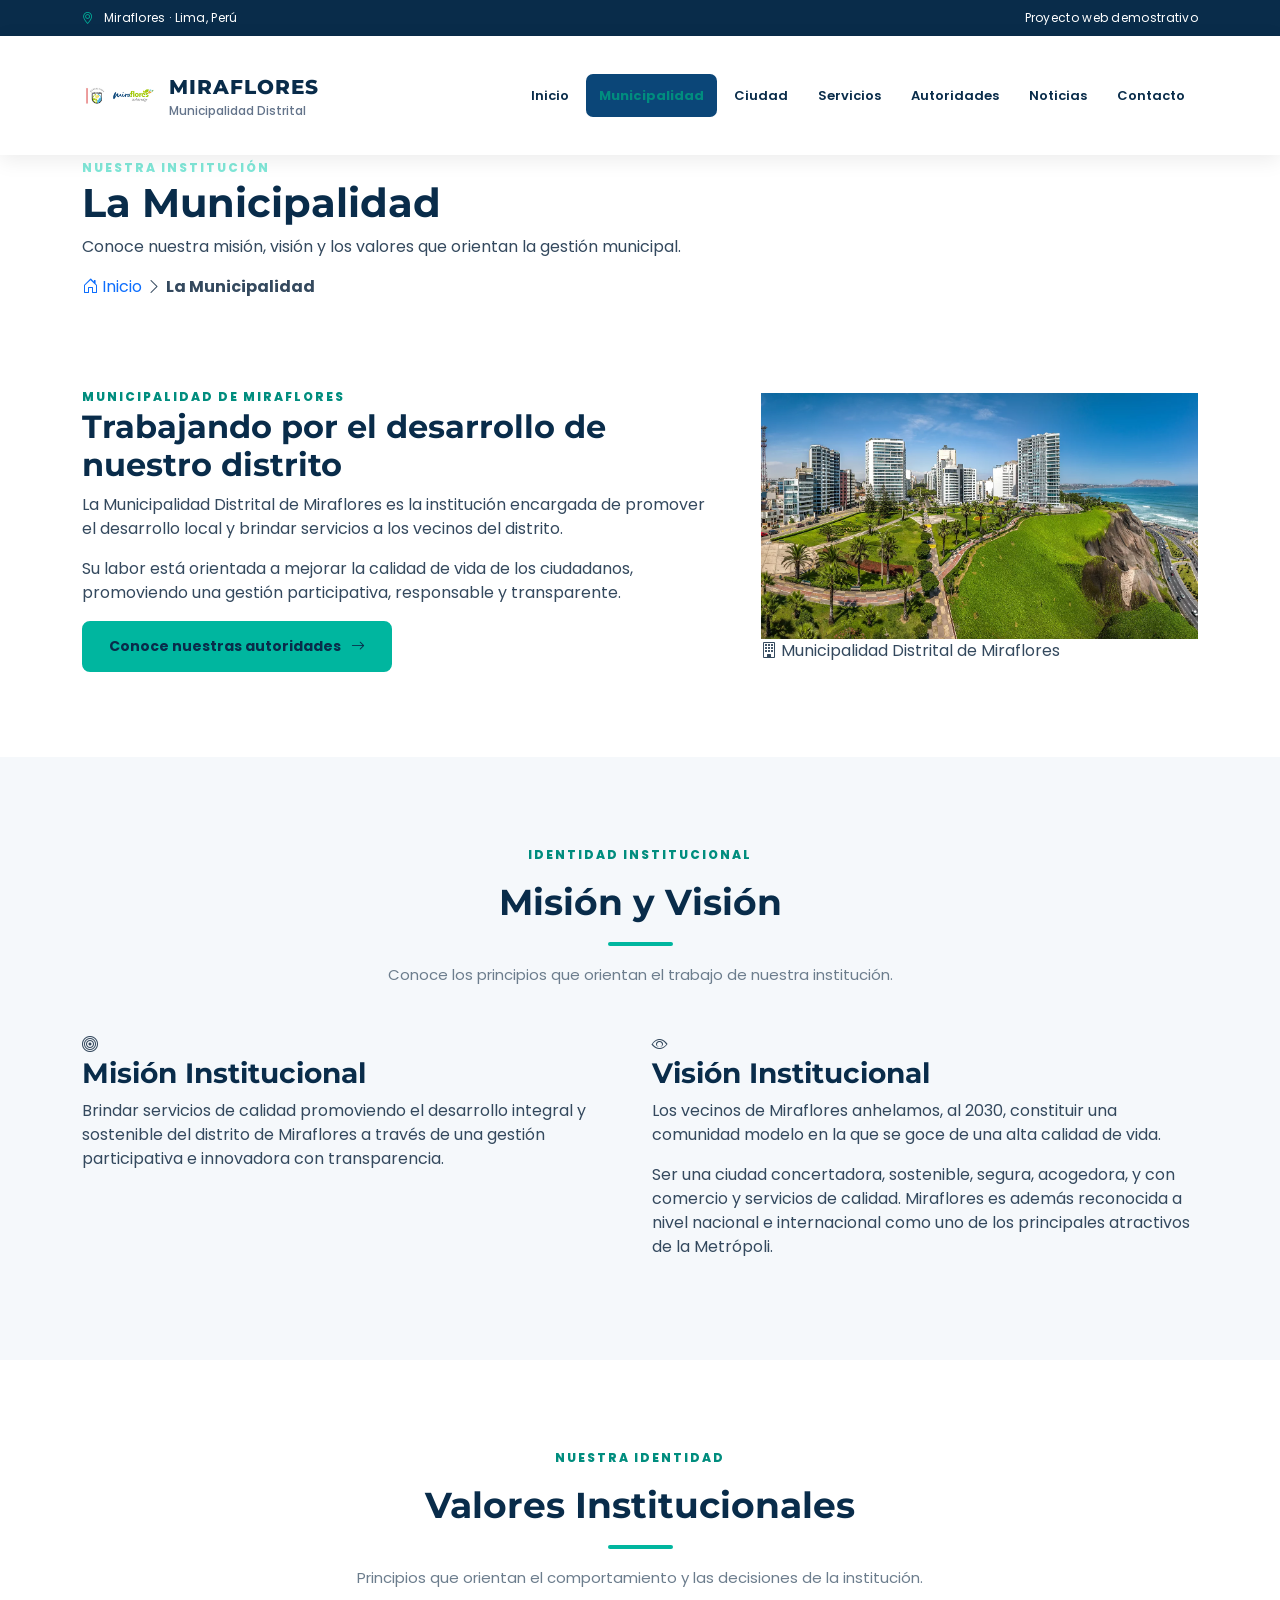
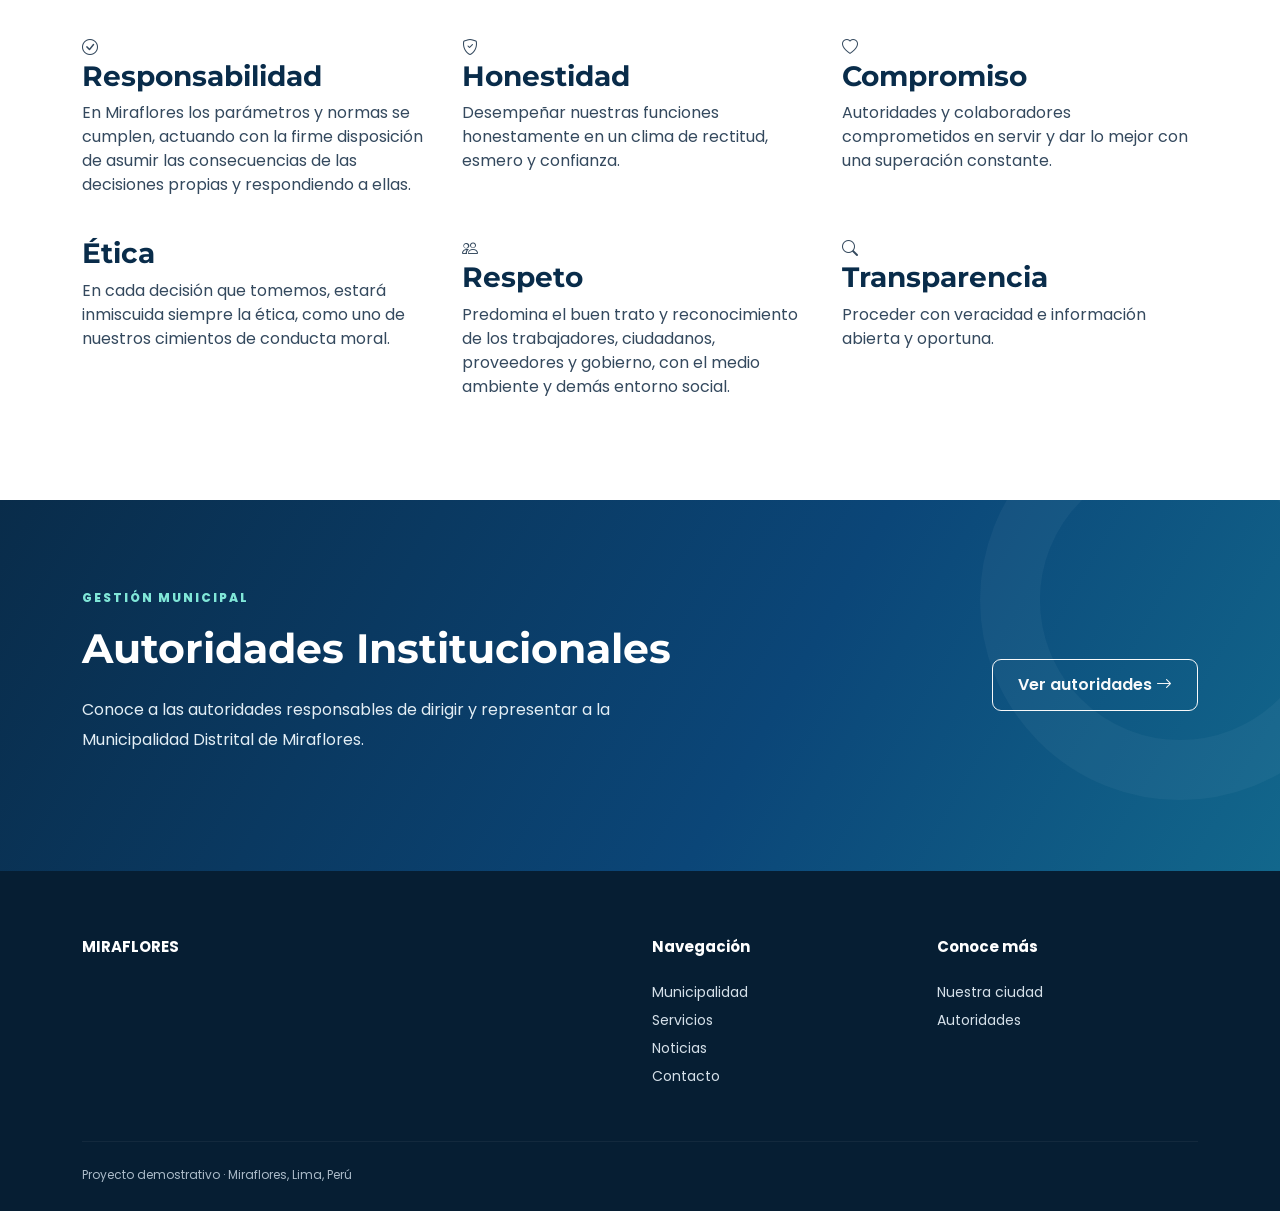
<file: municipalidad.html>
<!DOCTYPE html>
<html lang="es">

<head>
    <meta charset="UTF-8">
    <meta name="viewport" content="width=device-width, initial-scale=1.0">

    <title>La Municipalidad | Miraflores</title>

    <!-- BOOTSTRAP -->
    <link href="https://cdn.jsdelivr.net/npm/bootstrap@5.3.3/dist/css/bootstrap.min.css"
          rel="stylesheet">

    <!-- ICONOS -->
    <link href="https://cdn.jsdelivr.net/npm/bootstrap-icons@1.11.3/font/bootstrap-icons.min.css"
          rel="stylesheet">

    <!-- NUESTRO CSS -->
    <link rel="stylesheet" href="css/styles.css">
</head>

<body>

    <!-- BARRA SUPERIOR -->
    <div class="utility">
        <div class="container d-flex justify-content-between">
            <span>
                <i class="bi bi-geo-alt"></i>
                Miraflores · Lima, Perú
            </span>
            <span>Proyecto web demostrativo</span>
        </div>
    </div>

    <!-- MENÚ DE NAVEGACIÓN -->
    <header class="site-header sticky-top">
        <nav class="navbar navbar-expand-xl">
            <div class="container">

                <a class="navbar-brand" href="index.html">
                    <span class="brand-symbol">
                                              <img src="imagenes/logo.jpg" alt="">

                    </span>

                    <span class="brand-copy">
                        MIRAFLORES
                        <small>Municipalidad Distrital</small>
                    </span>
                </a>

                <button class="navbar-toggler"
                        type="button"
                        data-bs-toggle="collapse"
                        data-bs-target="#navMain"
                        aria-label="Abrir menú">

                    <span class="navbar-toggler-icon"></span>
                </button>

                <div class="collapse navbar-collapse" id="navMain">

                    <ul class="navbar-nav ms-auto align-items-xl-center gap-xl-1">

                        <li class="nav-item">
                            <a class="nav-link" href="index.html">
                                Inicio
                            </a>
                        </li>

                        <li class="nav-item">
                            <a class="nav-link active" href="municipalidad.html">
                                Municipalidad
                            </a>
                        </li>

                        <li class="nav-item">
                            <a class="nav-link" href="ciudad.html">
                                Ciudad
                            </a>
                        </li>

                        <li class="nav-item">
                            <a class="nav-link" href="servicios.html">
                                Servicios
                            </a>
                        </li>

                        <li class="nav-item">
                            <a class="nav-link" href="autoridades.html">
                                Autoridades
                            </a>
                        </li>

                        <li class="nav-item">
                            <a class="nav-link" href="noticias.html">
                                Noticias
                            </a>
                        </li>

                        <li class="nav-item">
                            <a class="nav-link" href="contacto.html">
                                Contacto
                            </a>
                        </li>

                    </ul>
                </div>
            </div>
        </nav>
    </header>


    <main>

        <!-- PORTADA DE LA MUNICIPALIDAD -->
        <section class="municipalidad-banner">

            <div class="container">

                <div class="municipalidad-banner-content">

                    <span class="eyebrow light">
                        NUESTRA INSTITUCIÓN
                    </span>

                    <h1>La Municipalidad</h1>

                    <p>
                        Conoce nuestra misión, visión y los valores
                        que orientan la gestión municipal.
                    </p>

                </div>

            </div>

        </section>


        <!-- RUTA DE NAVEGACIÓN -->
        <section class="municipalidad-breadcrumb">

            <div class="container">

                <nav aria-label="Ruta de navegación">

                    <a href="index.html">
                        <i class="bi bi-house-door"></i>
                        Inicio
                    </a>

                    <span>
                        <i class="bi bi-chevron-right"></i>
                    </span>

                    <strong>La Municipalidad</strong>

                </nav>

            </div>

        </section>


        <!-- PRESENTACIÓN -->
        <section class="section-pad">

            <div class="container">

                <div class="row align-items-center g-5">

                    <div class="col-lg-7 reveal">

                        <span class="eyebrow">
                            MUNICIPALIDAD DE MIRAFLORES
                        </span>

                        <h2 class="municipalidad-title">
                            Trabajando por el desarrollo
                            de nuestro distrito
                        </h2>

                        <p class="municipalidad-description">
                            La Municipalidad Distrital de Miraflores
                            es la institución encargada de promover
                            el desarrollo local y brindar servicios
                            a los vecinos del distrito.
                        </p>

                        <p class="municipalidad-description">
                            Su labor está orientada a mejorar
                            la calidad de vida de los ciudadanos,
                            promoviendo una gestión participativa,
                            responsable y transparente.
                        </p>

                        <a href="autoridades.html" class="btn btn-accent">
                            Conoce nuestras autoridades
                            <i class="bi bi-arrow-right"></i>
                        </a>

                    </div>

                    <div class="col-lg-5 reveal">

                        <div class="municipalidad-imagen">

                            <img
                                src="imagenes/miraflores.jpg"
                                alt="Municipalidad de Miraflores"
                                class="img-fluid">

                            <div class="municipalidad-imagen-etiqueta">
                                <i class="bi bi-building"></i>
                                Municipalidad Distrital de Miraflores
                            </div>

                        </div>

                    </div>

                </div>

            </div>

        </section>


        <!-- MISIÓN Y VISIÓN -->
        <section class="section-pad bg-light">

            <div class="container">

                <div class="section-head reveal">

                    <span class="eyebrow">
                        IDENTIDAD INSTITUCIONAL
                    </span>

                    <h2>Misión y Visión</h2>

                    <p>
                        Conoce los principios que orientan
                        el trabajo de nuestra institución.
                    </p>

                </div>

                <div class="row g-4">

                    <!-- MISIÓN -->
                    <div class="col-lg-6 reveal">

                        <article class="institucional-card h-100">

                            <div class="institucional-icon">
                                <i class="bi bi-bullseye"></i>
                            </div>

                            <h3>Misión Institucional</h3>

                            <p>
                                Brindar servicios de calidad
                                promoviendo el desarrollo integral
                                y sostenible del distrito de
                                Miraflores a través de una gestión
                                participativa e innovadora con
                                transparencia.
                            </p>

                        </article>

                    </div>

                    <!-- VISIÓN -->
                    <div class="col-lg-6 reveal">

                        <article class="institucional-card h-100">

                            <div class="institucional-icon">
                                <i class="bi bi-eye"></i>
                            </div>

                            <h3>Visión Institucional</h3>

                            <p>
                                Los vecinos de Miraflores anhelamos,
                                al 2030, constituir una comunidad
                                modelo en la que se goce de una alta
                                calidad de vida.
                            </p>

                            <p>
                                Ser una ciudad concertadora,
                                sostenible, segura, acogedora,
                                y con comercio y servicios de calidad.
                                Miraflores es además reconocida a
                                nivel nacional e internacional como
                                uno de los principales atractivos
                                de la Metrópoli.
                            </p>

                        </article>

                    </div>

                </div>

            </div>

        </section>


        <!-- VALORES INSTITUCIONALES -->
        <section class="section-pad">

            <div class="container">

                <div class="section-head reveal">

                    <span class="eyebrow">
                        NUESTRA IDENTIDAD
                    </span>

                    <h2>Valores Institucionales</h2>

                    <p>
                        Principios que orientan el comportamiento
                        y las decisiones de la institución.
                    </p>

                </div>

                <div class="row g-4">

                    <!-- RESPONSABILIDAD -->
                    <div class="col-md-6 col-xl-4 reveal">

                        <article class="valor-card h-100">

                            <div class="valor-icon">
                                <i class="bi bi-check-circle"></i>
                            </div>

                            <h3>Responsabilidad</h3>

                            <p>
                                En Miraflores los parámetros y
                                normas se cumplen, actuando con la
                                firme disposición de asumir las
                                consecuencias de las decisiones
                                propias y respondiendo a ellas.
                            </p>

                        </article>

                    </div>

                    <!-- HONESTIDAD -->
                    <div class="col-md-6 col-xl-4 reveal">

                        <article class="valor-card h-100">

                            <div class="valor-icon">
                                <i class="bi bi-shield-check"></i>
                            </div>

                            <h3>Honestidad</h3>

                            <p>
                                Desempeñar nuestras funciones
                                honestamente en un clima de
                                rectitud, esmero y confianza.
                            </p>

                        </article>

                    </div>

                    <!-- COMPROMISO -->
                    <div class="col-md-6 col-xl-4 reveal">

                        <article class="valor-card h-100">

                            <div class="valor-icon">
                                <i class="bi bi-heart"></i>
                            </div>

                            <h3>Compromiso</h3>

                            <p>
                                Autoridades y colaboradores
                                comprometidos en servir y dar
                                lo mejor con una superación constante.
                            </p>

                        </article>

                    </div>

                    <!-- ÉTICA -->
                    <div class="col-md-6 col-xl-4 reveal">

                        <article class="valor-card h-100">

                            <div class="valor-icon">
                                <i class="bi bi-balance-scale"></i>
                            </div>

                            <h3>Ética</h3>

                            <p>
                                En cada decisión que tomemos,
                                estará inmiscuida siempre la ética,
                                como uno de nuestros cimientos
                                de conducta moral.
                            </p>

                        </article>

                    </div>

                    <!-- RESPETO -->
                    <div class="col-md-6 col-xl-4 reveal">

                        <article class="valor-card h-100">

                            <div class="valor-icon">
                                <i class="bi bi-people"></i>
                            </div>

                            <h3>Respeto</h3>

                            <p>
                                Predomina el buen trato y
                                reconocimiento de los trabajadores,
                                ciudadanos, proveedores y gobierno,
                                con el medio ambiente y demás
                                entorno social.
                            </p>

                        </article>

                    </div>

                    <!-- TRANSPARENCIA -->
                    <div class="col-md-6 col-xl-4 reveal">

                        <article class="valor-card h-100">

                            <div class="valor-icon">
                                <i class="bi bi-search"></i>
                            </div>

                            <h3>Transparencia</h3>

                            <p>
                                Proceder con veracidad e
                                información abierta y oportuna.
                            </p>

                        </article>

                    </div>

                </div>

            </div>

        </section>


        <!-- AUTORIDADES -->
        <section class="feature-band">

            <div class="container">

                <div class="row align-items-center g-4">

                    <div class="col-lg-8 reveal">

                        <span class="eyebrow light">
                            GESTIÓN MUNICIPAL
                        </span>

                        <h2>Autoridades Institucionales</h2>

                        <p>
                            Conoce a las autoridades responsables
                            de dirigir y representar a la
                            Municipalidad Distrital de Miraflores.
                        </p>

                    </div>

                    <div class="col-lg-4 text-lg-end reveal">

                        <a href="autoridades.html"
                           class="btn btn-outline-light">

                            Ver autoridades
                            <i class="bi bi-arrow-right"></i>

                        </a>

                    </div>

                </div>

            </div>

        </section>

    </main>


    <!-- PIE DE PÁGINA -->
    <footer class="footer">

        <div class="container">

            <div class="row gy-4">

                <div class="col-lg-6">

                    <strong>MIRAFLORES</strong>

                </div>

                <div class="col-lg-3">

                    <strong>Navegación</strong>

                    <p>
                        <a href="municipalidad.html">Municipalidad</a>
                        <br>

                        <a href="servicios.html">Servicios</a>
                        <br>

                        <a href="noticias.html">Noticias</a>
                        <br>

                        <a href="contacto.html">Contacto</a>
                    </p>

                </div>

                <div class="col-lg-3">

                    <strong>Conoce más</strong>

                    <p>
                        <a href="ciudad.html">Nuestra ciudad</a>
                        <br>

                        <a href="autoridades.html">Autoridades</a>
                    </p>

                </div>

            </div>

            <hr>

            <small>
                Proyecto demostrativo · Miraflores, Lima, Perú
            </small>

        </div>

    </footer>


    <!-- VOLVER ARRIBA -->
    <button id="backTop" aria-label="Volver arriba">
        <i class="bi bi-arrow-up"></i>
    </button>


    <!-- BOOTSTRAP JS -->
    <script src="https://cdn.jsdelivr.net/npm/bootstrap@5.3.3/dist/js/bootstrap.bundle.min.js"></script>

    <!-- NUESTRO JS -->
    <script src="js/script.js"></script>

</body>
</html>
</file>
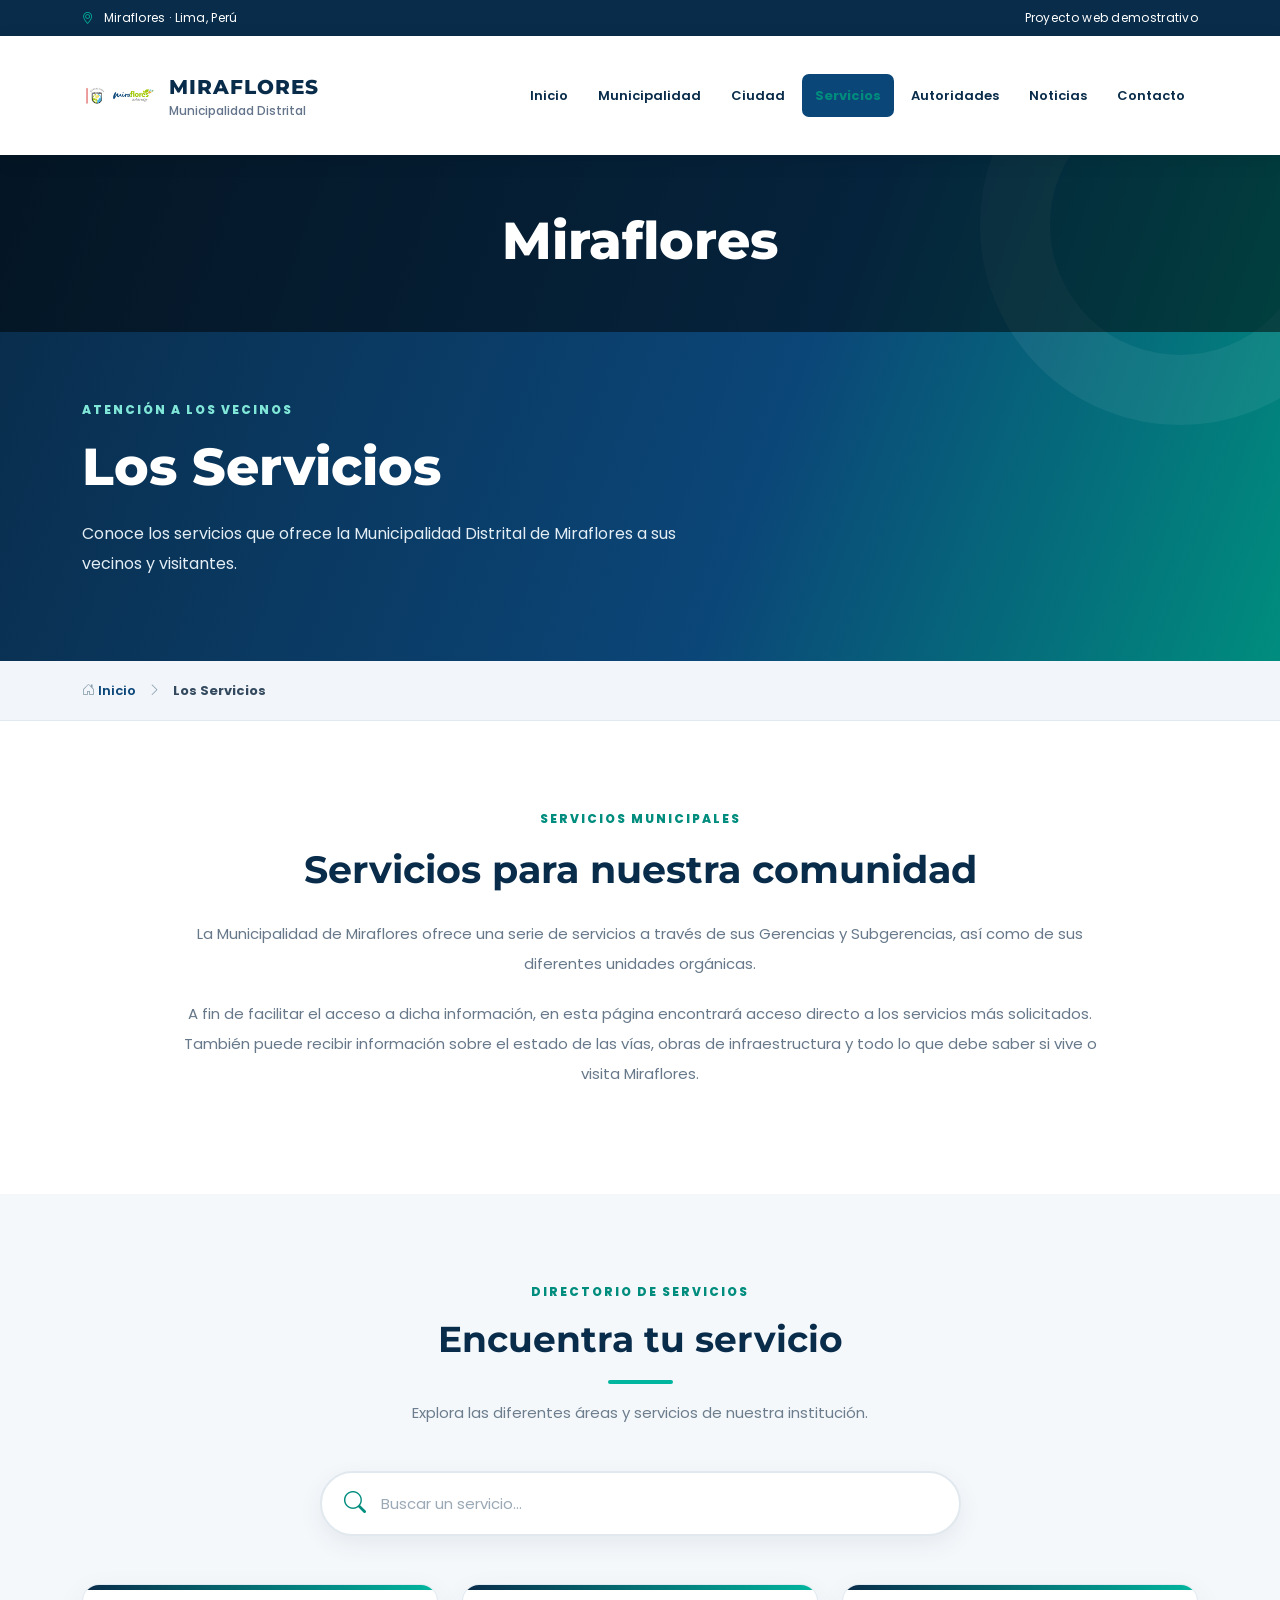
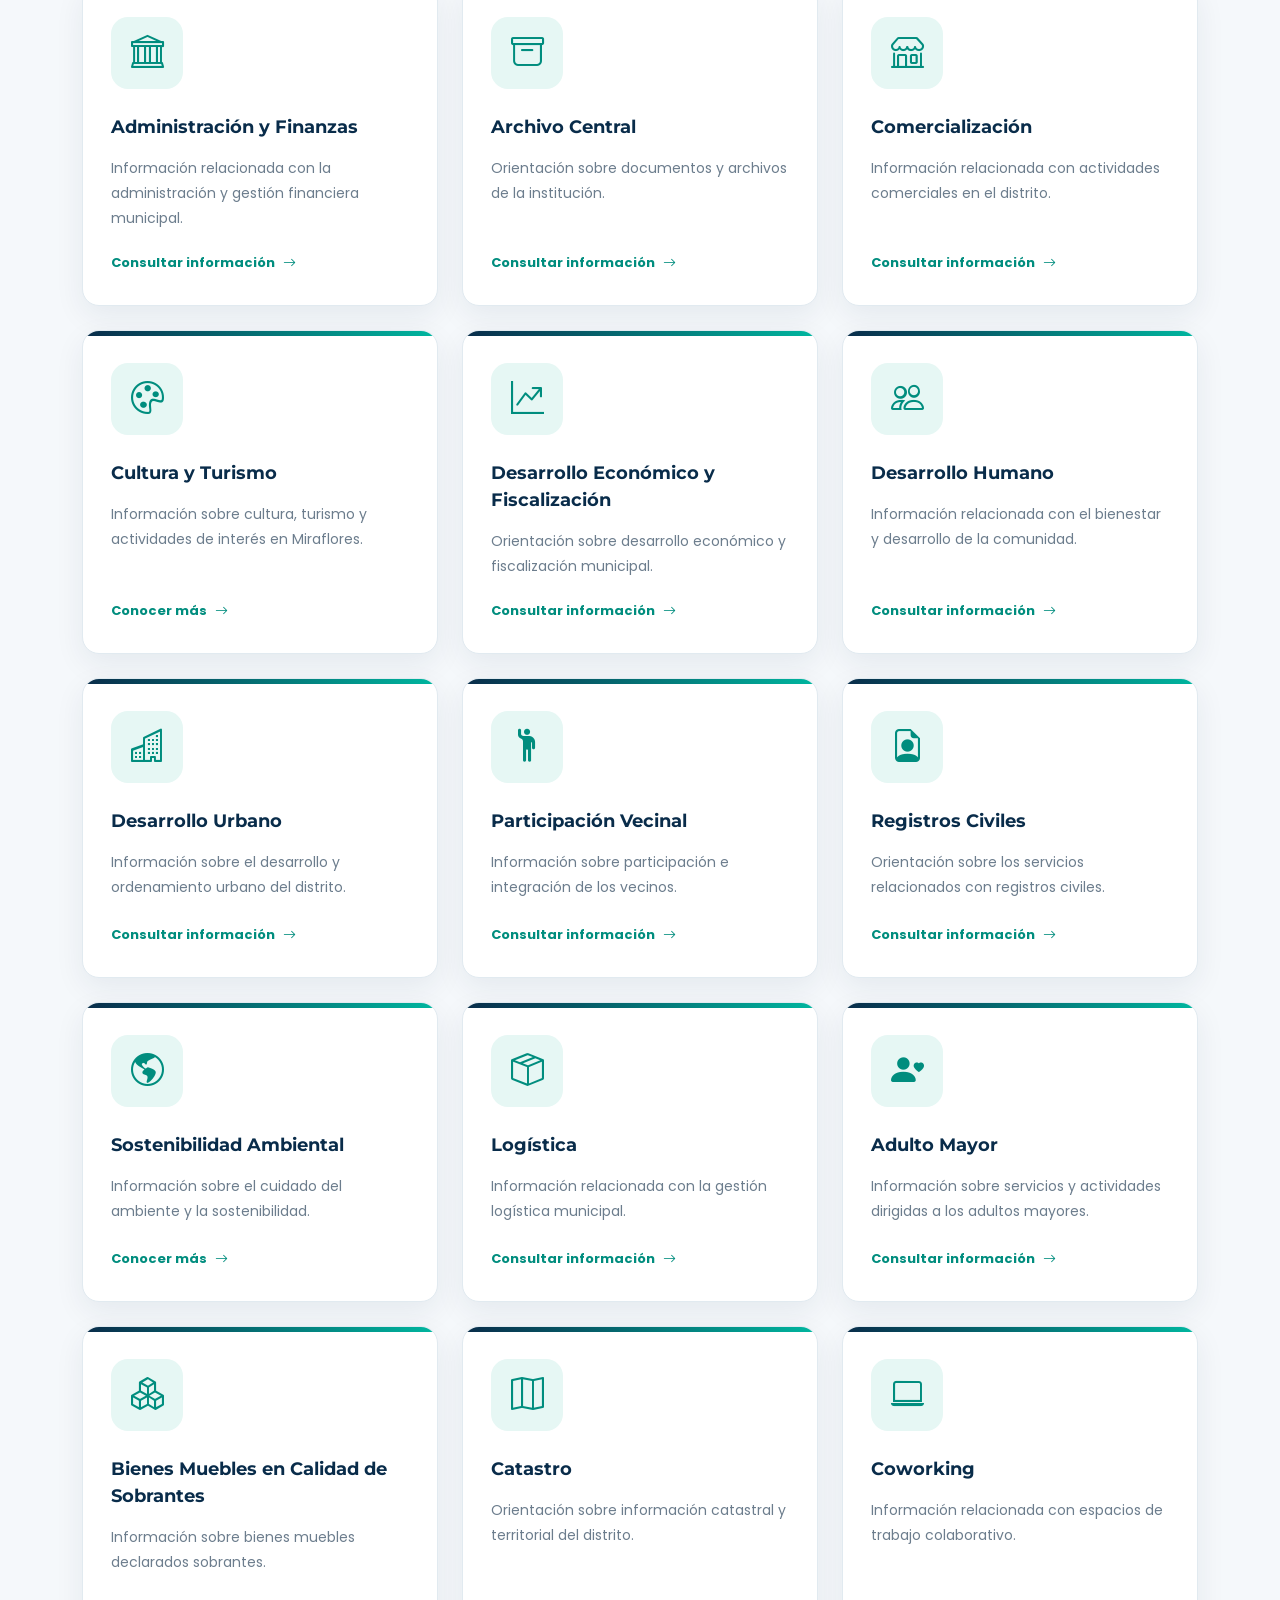
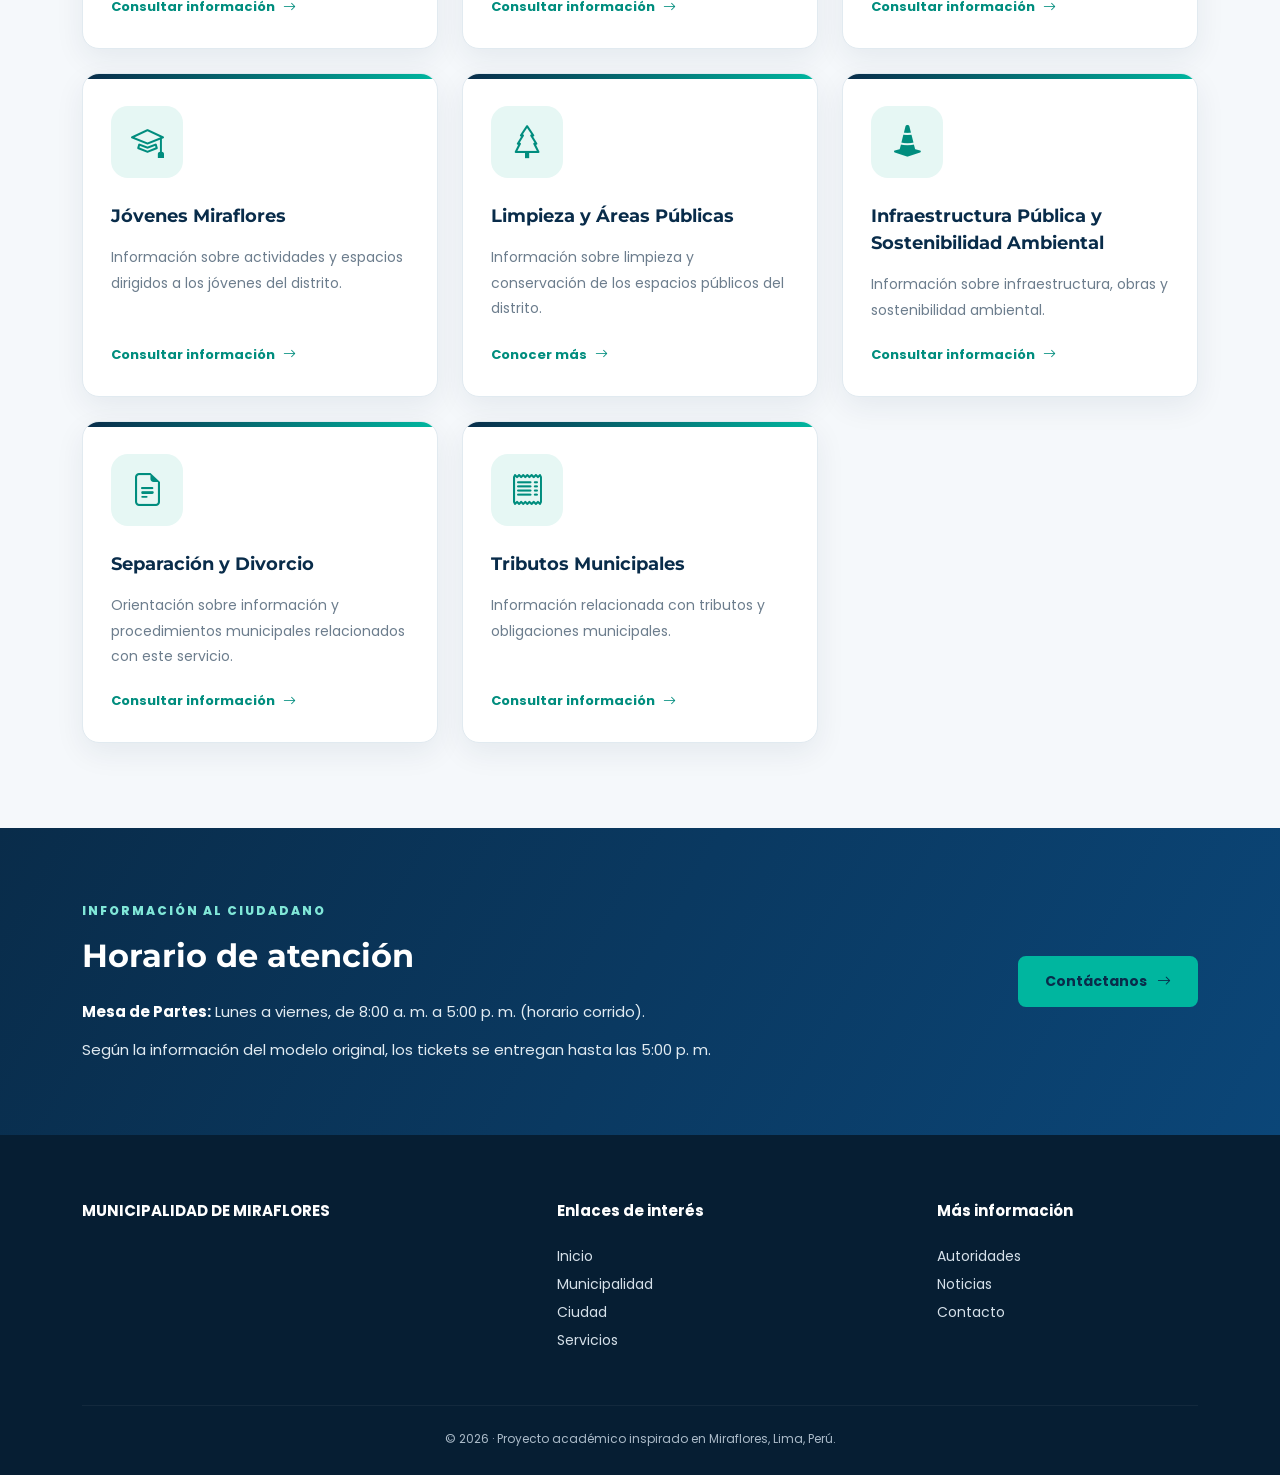
<file: servicios.html>
<!DOCTYPE html>
<html lang="es">

<head>
    <meta charset="UTF-8">
    <meta name="viewport" content="width=device-width, initial-scale=1.0">

    <title>Los Servicios | Municipalidad de Miraflores</title>

    <!-- BOOTSTRAP -->
    <link href="https://cdn.jsdelivr.net/npm/bootstrap@5.3.3/dist/css/bootstrap.min.css"
          rel="stylesheet">

    <!-- ICONOS -->
    <link href="https://cdn.jsdelivr.net/npm/bootstrap-icons@1.11.3/font/bootstrap-icons.min.css"
          rel="stylesheet">

    <!-- CSS DEL PROYECTO -->
    <link rel="stylesheet" href="css/styles.css">
</head>

<body>

    <!-- BARRA SUPERIOR -->
    <div class="utility">
        <div class="container d-flex justify-content-between">
            <span>
                <i class="bi bi-geo-alt"></i>
                Miraflores · Lima, Perú
            </span>

            <span>Proyecto web demostrativo</span>
        </div>
    </div>


    <!-- ENCABEZADO -->
    <header class="site-header sticky-top">

        <nav class="navbar navbar-expand-xl">

            <div class="container">

                <a class="navbar-brand" href="index.html">

                    <span class="brand-symbol">
                       <img src="imagenes/logo.jpg" alt="">
                    </span>

                    <span class="brand-copy">
                        MIRAFLORES
                        <small>
                            Municipalidad Distrital
                        </small>
                    </span>

                </a>


                <button class="navbar-toggler"
                        type="button"
                        data-bs-toggle="collapse"
                        data-bs-target="#navMain"
                        aria-controls="navMain"
                        aria-expanded="false"
                        aria-label="Abrir menú">

                    <span class="navbar-toggler-icon"></span>

                </button>


                <div class="collapse navbar-collapse" id="navMain">

                    <ul class="navbar-nav ms-auto align-items-xl-center gap-xl-1">

                        <li class="nav-item">
                            <a class="nav-link" href="index.html">
                                Inicio
                            </a>
                        </li>

                        <li class="nav-item">
                            <a class="nav-link" href="municipalidad.html">
                                Municipalidad
                            </a>
                        </li>

                        <li class="nav-item">
                            <a class="nav-link" href="ciudad.html">
                                Ciudad
                            </a>
                        </li>

                        <li class="nav-item">
                            <a class="nav-link active" href="servicios.html">
                                Servicios
                            </a>
                        </li>

                        <li class="nav-item">
                            <a class="nav-link" href="autoridades.html">
                                Autoridades
                            </a>
                        </li>

                        <li class="nav-item">
                            <a class="nav-link" href="noticias.html">
                                Noticias
                            </a>
                        </li>

                        <li class="nav-item">
                            <a class="nav-link" href="contacto.html">
                                Contacto
                            </a>
                        </li>

                    </ul>

                </div>

            </div>

        </nav>

    </header>


    <main>

        <!-- PORTADA -->
        <section class="servicios-banner">

            <div class="container">
<section class="hero-title" style="background-image:url('https://www.airportexpresslima.com/wp-content/uploads/2019/03/malecon.jpg');">
    <div class="container">
        <h1>Miraflores</h1>
    </div>
</section>
                <div class="servicios-banner-content">
                    
                    <span class="eyebrow light">
                        ATENCIÓN A LOS VECINOS
                    </span>

                    <h1>Los Servicios</h1>

                    <p>
                        Conoce los servicios que ofrece
                        la Municipalidad Distrital de Miraflores
                        a sus vecinos y visitantes.
                    </p>

                </div>

            </div>

        </section>


        <!-- RUTA DE NAVEGACIÓN -->
        <section class="servicios-breadcrumb">

            <div class="container">

                <nav aria-label="Ruta de navegación">

                    <a href="index.html">
                        <i class="bi bi-house-door"></i>
                        Inicio
                    </a>

                    <i class="bi bi-chevron-right"></i>

                    <strong>Los Servicios</strong>

                </nav>

            </div>

        </section>


        <!-- PRESENTACIÓN -->
        <section class="section-pad">

            <div class="container">

                <div class="row justify-content-center">

                    <div class="col-lg-10 text-center reveal">

                        <span class="eyebrow">
                            SERVICIOS MUNICIPALES
                        </span>

                        <h2 class="servicios-titulo">
                            Servicios para nuestra comunidad
                        </h2>

                        <p class="servicios-descripcion">
                            La Municipalidad de Miraflores ofrece
                            una serie de servicios a través de sus
                            Gerencias y Subgerencias, así como de
                            sus diferentes unidades orgánicas.
                        </p>

                        <p class="servicios-descripcion">
                            A fin de facilitar el acceso a dicha
                            información, en esta página encontrará
                            acceso directo a los servicios más
                            solicitados. También puede recibir
                            información sobre el estado de las vías,
                            obras de infraestructura y todo lo que
                            debe saber si vive o visita Miraflores.
                        </p>

                    </div>

                </div>

            </div>

        </section>


        <!-- LISTADO DE SERVICIOS -->
        <section class="section-pad bg-light" id="listaServicios">

            <div class="container">

                <div class="section-head reveal">

                    <span class="eyebrow">
                        DIRECTORIO DE SERVICIOS
                    </span>

                    <h2>Encuentra tu servicio</h2>

                    <p>
                        Explora las diferentes áreas
                        y servicios de nuestra institución.
                    </p>

                </div>


                <!-- BUSCADOR -->
                <div class="row justify-content-center mb-5">

                    <div class="col-lg-7">

                        <div class="servicios-buscador">

                            <i class="bi bi-search"></i>

                            <input type="search"
                                   id="buscarServicio"
                                   placeholder="Buscar un servicio..."
                                   aria-label="Buscar un servicio">

                        </div>

                    </div>

                </div>


                <!-- TARJETAS -->
                <div class="row g-4" id="contenedorServicios">

                    <!-- 1 -->
                    <div class="col-md-6 col-lg-4 servicio-item">

                        <article class="servicio-card">

                            <div class="servicio-icono">
                                <i class="bi bi-bank"></i>
                            </div>

                            <h3>Administración y Finanzas</h3>

                            <p>
                                Información relacionada con
                                la administración y gestión
                                financiera municipal.
                            </p>

                            <a href="contacto.html">
                                Consultar información
                                <i class="bi bi-arrow-right"></i>
                            </a>

                        </article>

                    </div>


                    <!-- 2 -->
                    <div class="col-md-6 col-lg-4 servicio-item">

                        <article class="servicio-card">

                            <div class="servicio-icono">
                                <i class="bi bi-archive"></i>
                            </div>

                            <h3>Archivo Central</h3>

                            <p>
                                Orientación sobre documentos
                                y archivos de la institución.
                            </p>

                            <a href="contacto.html">
                                Consultar información
                                <i class="bi bi-arrow-right"></i>
                            </a>

                        </article>

                    </div>


                    <!-- 3 -->
                    <div class="col-md-6 col-lg-4 servicio-item">

                        <article class="servicio-card">

                            <div class="servicio-icono">
                                <i class="bi bi-shop"></i>
                            </div>

                            <h3>Comercialización</h3>

                            <p>
                                Información relacionada
                                con actividades comerciales
                                en el distrito.
                            </p>

                            <a href="contacto.html">
                                Consultar información
                                <i class="bi bi-arrow-right"></i>
                            </a>

                        </article>

                    </div>


                    <!-- 4 -->
                    <div class="col-md-6 col-lg-4 servicio-item">

                        <article class="servicio-card">

                            <div class="servicio-icono">
                                <i class="bi bi-palette"></i>
                            </div>

                            <h3>Cultura y Turismo</h3>

                            <p>
                                Información sobre cultura,
                                turismo y actividades
                                de interés en Miraflores.
                            </p>

                            <a href="ciudad.html">
                                Conocer más
                                <i class="bi bi-arrow-right"></i>
                            </a>

                        </article>

                    </div>


                    <!-- 5 -->
                    <div class="col-md-6 col-lg-4 servicio-item">

                        <article class="servicio-card">

                            <div class="servicio-icono">
                                <i class="bi bi-graph-up-arrow"></i>
                            </div>

                            <h3>
                                Desarrollo Económico
                                y Fiscalización
                            </h3>

                            <p>
                                Orientación sobre desarrollo
                                económico y fiscalización
                                municipal.
                            </p>

                            <a href="contacto.html">
                                Consultar información
                                <i class="bi bi-arrow-right"></i>
                            </a>

                        </article>

                    </div>


                    <!-- 6 -->
                    <div class="col-md-6 col-lg-4 servicio-item">

                        <article class="servicio-card">

                            <div class="servicio-icono">
                                <i class="bi bi-people"></i>
                            </div>

                            <h3>Desarrollo Humano</h3>

                            <p>
                                Información relacionada
                                con el bienestar y desarrollo
                                de la comunidad.
                            </p>

                            <a href="contacto.html">
                                Consultar información
                                <i class="bi bi-arrow-right"></i>
                            </a>

                        </article>

                    </div>


                    <!-- 7 -->
                    <div class="col-md-6 col-lg-4 servicio-item">

                        <article class="servicio-card">

                            <div class="servicio-icono">
                                <i class="bi bi-buildings"></i>
                            </div>

                            <h3>Desarrollo Urbano</h3>

                            <p>
                                Información sobre el desarrollo
                                y ordenamiento urbano del distrito.
                            </p>

                            <a href="contacto.html">
                                Consultar información
                                <i class="bi bi-arrow-right"></i>
                            </a>

                        </article>

                    </div>


                    <!-- 8 -->
                    <div class="col-md-6 col-lg-4 servicio-item">

                        <article class="servicio-card">

                            <div class="servicio-icono">
                                <i class="bi bi-person-raised-hand"></i>
                            </div>

                            <h3>Participación Vecinal</h3>

                            <p>
                                Información sobre participación
                                e integración de los vecinos.
                            </p>

                            <a href="contacto.html">
                                Consultar información
                                <i class="bi bi-arrow-right"></i>
                            </a>

                        </article>

                    </div>


                    <!-- 9 -->
                    <div class="col-md-6 col-lg-4 servicio-item">

                        <article class="servicio-card">

                            <div class="servicio-icono">
                                <i class="bi bi-file-earmark-person"></i>
                            </div>

                            <h3>Registros Civiles</h3>

                            <p>
                                Orientación sobre los servicios
                                relacionados con registros civiles.
                            </p>

                            <a href="contacto.html">
                                Consultar información
                                <i class="bi bi-arrow-right"></i>
                            </a>

                        </article>

                    </div>


                    <!-- 10 -->
                    <div class="col-md-6 col-lg-4 servicio-item">

                        <article class="servicio-card">

                            <div class="servicio-icono">
                                <i class="bi bi-globe-americas"></i>
                            </div>

                            <h3>Sostenibilidad Ambiental</h3>

                            <p>
                                Información sobre el cuidado
                                del ambiente y la sostenibilidad.
                            </p>

                            <a href="ciudad.html">
                                Conocer más
                                <i class="bi bi-arrow-right"></i>
                            </a>

                        </article>

                    </div>


                    <!-- 11 -->
                    <div class="col-md-6 col-lg-4 servicio-item">

                        <article class="servicio-card">

                            <div class="servicio-icono">
                                <i class="bi bi-box-seam"></i>
                            </div>

                            <h3>Logística</h3>

                            <p>
                                Información relacionada con
                                la gestión logística municipal.
                            </p>

                            <a href="contacto.html">
                                Consultar información
                                <i class="bi bi-arrow-right"></i>
                            </a>

                        </article>

                    </div>


                    <!-- 12 -->
                    <div class="col-md-6 col-lg-4 servicio-item">

                        <article class="servicio-card">

                            <div class="servicio-icono">
                                <i class="bi bi-person-heart"></i>
                            </div>

                            <h3>Adulto Mayor</h3>

                            <p>
                                Información sobre servicios
                                y actividades dirigidas
                                a los adultos mayores.
                            </p>

                            <a href="contacto.html">
                                Consultar información
                                <i class="bi bi-arrow-right"></i>
                            </a>

                        </article>

                    </div>


                    <!-- 13 -->
                    <div class="col-md-6 col-lg-4 servicio-item">

                        <article class="servicio-card">

                            <div class="servicio-icono">
                                <i class="bi bi-boxes"></i>
                            </div>

                            <h3>
                                Bienes Muebles en Calidad
                                de Sobrantes
                            </h3>

                            <p>
                                Información sobre bienes
                                muebles declarados sobrantes.
                            </p>

                            <a href="contacto.html">
                                Consultar información
                                <i class="bi bi-arrow-right"></i>
                            </a>

                        </article>

                    </div>


                    <!-- 14 -->
                    <div class="col-md-6 col-lg-4 servicio-item">

                        <article class="servicio-card">

                            <div class="servicio-icono">
                                <i class="bi bi-map"></i>
                            </div>

                            <h3>Catastro</h3>

                            <p>
                                Orientación sobre información
                                catastral y territorial
                                del distrito.
                            </p>

                            <a href="contacto.html">
                                Consultar información
                                <i class="bi bi-arrow-right"></i>
                            </a>

                        </article>

                    </div>


                    <!-- 15 -->
                    <div class="col-md-6 col-lg-4 servicio-item">

                        <article class="servicio-card">

                            <div class="servicio-icono">
                                <i class="bi bi-laptop"></i>
                            </div>

                            <h3>Coworking</h3>

                            <p>
                                Información relacionada
                                con espacios de trabajo
                                colaborativo.
                            </p>

                            <a href="contacto.html">
                                Consultar información
                                <i class="bi bi-arrow-right"></i>
                            </a>

                        </article>

                    </div>


                    <!-- 16 -->
                    <div class="col-md-6 col-lg-4 servicio-item">

                        <article class="servicio-card">

                            <div class="servicio-icono">
                                <i class="bi bi-mortarboard"></i>
                            </div>

                            <h3>Jóvenes Miraflores</h3>

                            <p>
                                Información sobre actividades
                                y espacios dirigidos
                                a los jóvenes del distrito.
                            </p>

                            <a href="contacto.html">
                                Consultar información
                                <i class="bi bi-arrow-right"></i>
                            </a>

                        </article>

                    </div>


                    <!-- 17 -->
                    <div class="col-md-6 col-lg-4 servicio-item">

                        <article class="servicio-card">

                            <div class="servicio-icono">
                                <i class="bi bi-tree"></i>
                            </div>

                            <h3>Limpieza y Áreas Públicas</h3>

                            <p>
                                Información sobre limpieza
                                y conservación de los espacios
                                públicos del distrito.
                            </p>

                            <a href="ciudad.html">
                                Conocer más
                                <i class="bi bi-arrow-right"></i>
                            </a>

                        </article>

                    </div>


                    <!-- 18 -->
                    <div class="col-md-6 col-lg-4 servicio-item">

                        <article class="servicio-card">

                            <div class="servicio-icono">
                                <i class="bi bi-cone-striped"></i>
                            </div>

                            <h3>
                                Infraestructura Pública
                                y Sostenibilidad Ambiental
                            </h3>

                            <p>
                                Información sobre infraestructura,
                                obras y sostenibilidad ambiental.
                            </p>

                            <a href="contacto.html">
                                Consultar información
                                <i class="bi bi-arrow-right"></i>
                            </a>

                        </article>

                    </div>


                    <!-- 19 -->
                    <div class="col-md-6 col-lg-4 servicio-item">

                        <article class="servicio-card">

                            <div class="servicio-icono">
                                <i class="bi bi-file-earmark-text"></i>
                            </div>

                            <h3>Separación y Divorcio</h3>

                            <p>
                                Orientación sobre información
                                y procedimientos municipales
                                relacionados con este servicio.
                            </p>

                            <a href="contacto.html">
                                Consultar información
                                <i class="bi bi-arrow-right"></i>
                            </a>

                        </article>

                    </div>


                    <!-- 20 -->
                    <div class="col-md-6 col-lg-4 servicio-item">

                        <article class="servicio-card">

                            <div class="servicio-icono">
                                <i class="bi bi-receipt"></i>
                            </div>

                            <h3>Tributos Municipales</h3>

                            <p>
                                Información relacionada
                                con tributos y obligaciones
                                municipales.
                            </p>

                            <a href="contacto.html">
                                Consultar información
                                <i class="bi bi-arrow-right"></i>
                            </a>

                        </article>

                    </div>

                </div>


                <!-- MENSAJE SI NO HAY RESULTADOS -->
                <div id="sinResultados"
                     class="text-center mt-5"
                     style="display:none;">

                    <i class="bi bi-search"
                       style="font-size:45px;color:#008d7e;">
                    </i>

                    <h3 class="mt-3">
                        No se encontraron servicios
                    </h3>

                    <p>
                        Intenta escribir otro término de búsqueda.
                    </p>

                </div>

            </div>

        </section>


        <!-- HORARIO DE ATENCIÓN -->
        <section class="servicios-atencion">

            <div class="container">

                <div class="row align-items-center g-4">

                    <div class="col-lg-8">

                        <span class="eyebrow light">
                            INFORMACIÓN AL CIUDADANO
                        </span>

                        <h2>Horario de atención</h2>

                        <p>
                            <strong>Mesa de Partes:</strong>
                            Lunes a viernes, de 8:00 a. m.
                            a 5:00 p. m. (horario corrido).
                        </p>

                        <p class="mb-0">
                            Según la información del modelo
                            original, los tickets se entregan
                            hasta las 5:00 p. m.
                        </p>

                    </div>


                    <div class="col-lg-4 text-lg-end">

                        <a href="contacto.html"
                           class="btn btn-accent">

                            Contáctanos

                            <i class="bi bi-arrow-right"></i>

                        </a>

                    </div>

                </div>

            </div>

        </section>

    </main>


    <!-- PIE DE PÁGINA -->
    <footer class="footer">

        <div class="container">

            <div class="row gy-4">

                <div class="col-lg-5">

                    <strong>
                        MUNICIPALIDAD DE MIRAFLORES
                    </strong>


                </div>


                <div class="col-lg-4">

                    <strong>Enlaces de interés</strong>

                    <p>
                        <a href="index.html">Inicio</a>
                        <br>

                        <a href="municipalidad.html">Municipalidad</a>
                        <br>

                        <a href="ciudad.html">Ciudad</a>
                        <br>

                        <a href="servicios.html">Servicios</a>
                    </p>

                </div>


                <div class="col-lg-3">

                    <strong>Más información</strong>

                    <p>
                        <a href="autoridades.html">Autoridades</a>
                        <br>

                        <a href="noticias.html">Noticias</a>
                        <br>

                        <a href="contacto.html">Contacto</a>
                    </p>

                </div>

            </div>

            <hr>

            <div class="text-center">

                <small>
                    © 2026 · Proyecto académico
                    inspirado en Miraflores, Lima, Perú.
                </small>

            </div>

        </div>

    </footer>


    <!-- BOTÓN VOLVER ARRIBA -->
    <button id="backTop"
            type="button"
            aria-label="Volver arriba">

        <i class="bi bi-arrow-up"></i>

    </button>


    <!-- BOOTSTRAP JS -->
    <script src="https://cdn.jsdelivr.net/npm/bootstrap@5.3.3/dist/js/bootstrap.bundle.min.js"></script>

    <!-- JS DEL PROYECTO -->
    <script src="js/script.js"></script>


    <!-- BUSCADOR DE SERVICIOS -->
    <script>

        document.addEventListener("DOMContentLoaded", function () {

            const buscador = document.getElementById("buscarServicio");

            const servicios = document.querySelectorAll(".servicio-item");

            const sinResultados = document.getElementById("sinResultados");


            buscador.addEventListener("input", function () {

                const texto = this.value
                    .toLowerCase()
                    .normalize("NFD")
                    .replace(/[\u0300-\u036f]/g, "")
                    .trim();

                let encontrados = 0;


                servicios.forEach(function (servicio) {

                    const contenido = servicio.textContent
                        .toLowerCase()
                        .normalize("NFD")
                        .replace(/[\u0300-\u036f]/g, "");

                    if (contenido.includes(texto)) {

                        servicio.style.display = "";
                        encontrados++;

                    } else {

                        servicio.style.display = "none";

                    }

                });


                sinResultados.style.display =
                    encontrados === 0 ? "block" : "none";

            });

        });

    </script>

</body>

</html>
</file>
<file: css/styles.css>
/* ==========================================
   MUNICIPALIDAD DE MIRAFLORES
   ESTILOS GENERALES
========================================== */

@import url('https://fonts.googleapis.com/css2?family=Montserrat:wght@400;500;600;700;800&family=Poppins:wght@400;500;600;700&display=swap');

:root {
    --azul: #092c4a;
    --azul-claro: #0b4678;
    --verde: #00b69f;
    --verde-oscuro: #008d7e;
    --blanco: #ffffff;
    --gris: #f5f8fb;
    --texto: #34495e;
    --sombra: 0 12px 35px rgba(9, 44, 74, 0.10);
}

* {
    margin: 0;
    padding: 0;
    box-sizing: border-box;
}

html {
    scroll-behavior: smooth;
}

body {
    font-family: 'Poppins', sans-serif;
    color: var(--texto);
    background: var(--blanco);
    overflow-x: hidden;
}

h1, h2, h3, h4, h5, h6 {
    font-family: 'Montserrat', sans-serif;
    font-weight: 700;
    color: var(--azul);
}

a {
    text-decoration: none;
    transition: all 0.3s ease;
}

img {
    max-width: 100%;
}

section {
    position: relative;
}


/* ==========================================
   BARRA SUPERIOR
========================================== */

.utility {
    background: var(--azul);
    color: #ffffff;
    padding: 9px 0;
    font-size: 12px;
    letter-spacing: 0.3px;
}

.utility i {
    color: var(--verde);
    margin-right: 6px;
}


/* ==========================================
   ENCABEZADO Y MENÚ
========================================== */

.site-header {
    background: #ffffff;
    box-shadow: 0 4px 20px rgba(0, 0, 0, 0.07);
    z-index: 1030;
}

.site-header .navbar {
    padding: 17px 0;
}

.navbar-brand {
    display: flex;
    align-items: center;
    gap: 12px;
}

.brand-symbol {
    width: 54px;
    height: 54px;

    display: flex;
    align-items: center;
    justify-content: center;

    background: var(--azul);
    color: #ffffff;

    font-size: 29px;
    font-weight: 800;

    border-radius: 12px;
}

.brand-symbol span {
    color: var(--verde);
}

.brand-copy {
    display: flex;
    flex-direction: column;

    font-family: 'Montserrat', sans-serif;
    font-size: 20px;
    font-weight: 800;
    letter-spacing: 1px;

    color: var(--azul);
}

.brand-copy small {
    font-family: 'Poppins', sans-serif;
    font-size: 10px;
    font-weight: 500;
    letter-spacing: 0;
    color: #718096;
}

.navbar-nav .nav-link {
    font-size: 13px;
    font-weight: 600;

    color: var(--azul);
    padding: 10px 12px !important;

    border-radius: 8px;
    transition: all 0.3s ease;
}

.navbar-nav .nav-link:hover {
    color: var(--verde-oscuro);
    background: #e9f8f5;
}

.navbar-nav .nav-link.active {
    background: var(--azul);
    color: #ffffff;
}

.navbar-toggler {
    border: 1px solid #dce5ec;
    padding: 8px 12px;
}

.navbar-toggler:focus {
    box-shadow: 0 0 0 3px rgba(0, 182, 159, 0.2);
}


/* ==========================================
   CARRUSEL PRINCIPAL
========================================== */

#heroCarousel {
    position: relative;
    width: 100%;
    overflow: hidden;
    background: var(--azul);
}

#heroCarousel .carousel-item {
    position: relative;
    height: 560px;
}

.slide-bg {
    position: absolute;
    inset: 0;

    background-position: center;
    background-size: cover;
    background-repeat: no-repeat;

    transform: scale(1);
}

.carousel-item.active .slide-bg {
    animation: zoomCarrusel 6s ease-out forwards;
}

@keyframes zoomCarrusel {
    from {
        transform: scale(1);
    }

    to {
        transform: scale(1.08);
    }
}

.slide-content {
    position: relative;
    z-index: 2;

    height: 100%;

    display: flex;
    align-items: center;
}

.slide-text {
    max-width: 690px;
    color: #ffffff;
}

.slide-text h1 {
    color: #ffffff;

    font-size: clamp(34px, 4.5vw, 62px);
    font-weight: 800;

    line-height: 1.12;
    margin: 15px 0 20px;
}

.slide-text p {
    max-width: 560px;

    color: #edf3f7;
    font-size: 17px;
    line-height: 1.9;

    margin-bottom: 30px;
}

.eyebrow {
    display: inline-block;

    color: var(--verde-oscuro);

    font-size: 12px;
    font-weight: 800;

    letter-spacing: 2px;
    text-transform: uppercase;
}

.eyebrow.light {
    color: #65e5d4;
}

.btn-accent {
    display: inline-flex;
    align-items: center;
    justify-content: center;
    gap: 12px;

    padding: 14px 26px;

    background: var(--verde);
    color: #062d35;

    font-size: 14px;
    font-weight: 700;

    border: 2px solid var(--verde);
    border-radius: 9px;

    transition: all 0.3s ease;
}

.btn-accent:hover {
    background: #ffffff;
    color: var(--azul);
    border-color: #ffffff;

    transform: translateY(-3px);
    box-shadow: 0 10px 25px rgba(0, 0, 0, 0.15);
}

.carousel-control-prev,
.carousel-control-next {
    width: 7%;
    opacity: 0.75;
}

.carousel-control-prev:hover,
.carousel-control-next:hover {
    opacity: 1;
}

.carousel-indicators {
    bottom: 18px;
}

.carousel-indicators button {
    width: 35px !important;
    height: 4px !important;

    border: 0 !important;
    border-radius: 5px;

    background: #ffffff !important;
    opacity: 0.5;
}

.carousel-indicators button.active {
    background: var(--verde) !important;
    opacity: 1;
}


/* ==========================================
   SECCIONES GENERALES
========================================== */

.section-pad {
    padding: 85px 0;
}

.section-head {
    max-width: 760px;
    margin: 0 auto 48px;
    text-align: center;
}

.section-head h2 {
    font-size: clamp(28px, 3vw, 39px);
    margin: 12px 0 18px;
}

.section-head p {
    color: #66788a;
    font-size: 15px;
    line-height: 1.9;
}

.section-head h2::after {
    content: "";

    display: block;
    width: 65px;
    height: 4px;

    background: var(--verde);

    margin: 18px auto 0;
    border-radius: 5px;
}


/* ==========================================
   TARJETAS DE ACCESOS DIRECTOS
========================================== */

.info-card {
    position: relative;

    background: #ffffff;
    border: 1px solid #e4ecf2;
    border-radius: 16px;

    padding: 35px 30px;

    box-shadow: var(--sombra);

    overflow: hidden;

    transition:
        transform 0.35s ease,
        box-shadow 0.35s ease,
        border-color 0.35s ease;
}

.info-card::before {
    content: "";

    position: absolute;
    top: 0;
    left: 0;

    width: 100%;
    height: 4px;

    background: linear-gradient(
        90deg,
        var(--azul),
        var(--verde)
    );

    transform: scaleX(0);
    transform-origin: left;

    transition: transform 0.35s ease;
}

.info-card:hover {
    transform: translateY(-9px);

    border-color: #a9e5dc;

    box-shadow: 0 22px 45px rgba(9, 44, 74, 0.15);
}

.info-card:hover::before {
    transform: scaleX(1);
}

.icon-circle {
    width: 70px;
    height: 70px;

    display: flex;
    align-items: center;
    justify-content: center;

    background: #e6f7f4;
    color: var(--verde-oscuro);

    border-radius: 17px;

    font-size: 30px;

    margin-bottom: 24px;

    transition: all 0.35s ease;
}

.info-card:hover .icon-circle {
    background: var(--azul);
    color: #ffffff;

    transform: rotate(-5deg) scale(1.08);
}

.info-card h3 {
    font-size: 19px;
    line-height: 1.4;
    margin-bottom: 15px;
}

.info-card p {
    color: #6c7d8d;

    font-size: 14px;
    line-height: 1.9;

    margin-bottom: 20px;
}

.info-card a {
    display: inline-flex;
    align-items: center;
    gap: 9px;

    color: var(--azul);

    font-size: 13px;
    font-weight: 700;
}

.info-card a:hover {
    color: var(--verde-oscuro);
    gap: 15px;
}


/* ==========================================
   SECCIÓN CONOCE MIRAFLORES
========================================== */

.feature-band {
    padding: 85px 0;

    background: linear-gradient(
        120deg,
        #092c4a 0%,
        #0b4678 60%,
        #12678c 100%
    );

    color: #ffffff;

    overflow: hidden;
}

.feature-band::before {
    content: "";

    position: absolute;
    top: -100px;
    right: -100px;

    width: 400px;
    height: 400px;

    border: 60px solid rgba(255, 255, 255, 0.04);
    border-radius: 50%;
}

.feature-band h2 {
    color: #ffffff;

    font-size: clamp(29px, 3.2vw, 43px);
    margin: 15px 0 22px;
}

.feature-band p {
    max-width: 590px;

    color: #e3eef5;
    font-size: 16px;
    line-height: 1.9;

    margin-bottom: 30px;
}

.feature-band img {
    width: 100%;
    max-height: 360px;

    object-fit: contain;

    border-radius: 14px;

    filter: drop-shadow(0 15px 25px rgba(0, 0, 0, 0.12));
}

.feature-band .btn-outline-light {
    padding: 13px 25px;
    border-radius: 9px;

    font-weight: 600;
}

.feature-band .btn-outline-light:hover {
    color: var(--azul);
    background: #ffffff;
}


/* ==========================================
   SECCIÓN DE NOTICIAS
========================================== */

.bg-light {
    background-color: #f5f8fb !important;
}

.bg-light .info-card {
    background: #ffffff;
}


/* ==========================================
   PIE DE PÁGINA
========================================== */

.footer {
    background: #061e34;
    color: #d3e0eb;

    padding: 65px 0 25px;
}

.footer strong {
    display: block;

    color: #ffffff;
    font-size: 17px;
    font-weight: 700;

    margin-bottom: 20px;
}

.footer p {
    font-size: 14px;
    line-height: 2;

    color: #b9ccda;
}

.footer a {
    color: #b9ccda;
    font-size: 14px;
}

.footer a:hover {
    color: var(--verde);
    padding-left: 5px;
}

.footer hr {
    border-color: rgba(255, 255, 255, 0.2);
    margin: 35px 0 20px;
}

.footer small {
    color: #94acbe;
    font-size: 12px;
}


/* ==========================================
   BOTÓN VOLVER ARRIBA
========================================== */

#backTop {
    position: fixed;

    right: 25px;
    bottom: 25px;

    width: 48px;
    height: 48px;

    display: flex;
    align-items: center;
    justify-content: center;

    background: var(--verde);
    color: var(--azul);

    border: none;
    border-radius: 12px;

    font-size: 22px;

    cursor: pointer;

    box-shadow: 0 8px 25px rgba(0, 0, 0, 0.15);

    z-index: 1000;

    opacity: 0;
    visibility: hidden;
    transform: translateY(20px);

    transition: all 0.3s ease;
}

#backTop.show {
    opacity: 1;
    visibility: visible;
    transform: translateY(0);
}

#backTop:hover {
    background: var(--azul);
    color: #ffffff;

    transform: translateY(-5px);
}


/* ==========================================
   ANIMACIONES AL DESPLAZARSE
========================================== */

.reveal {
    opacity: 0;
    transform: translateY(35px);

    transition:
        opacity 0.8s ease,
        transform 0.8s ease;
}

.reveal.visible {
    opacity: 1;
    transform: translateY(0);
}


/* ==========================================
   DISEÑO RESPONSIVE
========================================== */

/* TABLETS */

@media (max-width: 991px) {

    .site-header .navbar {
        padding: 12px 0;
    }

    .navbar-collapse {
        padding: 20px 0 10px;
    }

    .navbar-nav .nav-link {
        padding: 12px 15px !important;
    }

    #heroCarousel .carousel-item {
        height: 480px;
    }

    .slide-text h1 {
        font-size: 42px;
    }

    .section-pad {
        padding: 65px 0;
    }

    .feature-band {
        padding: 65px 0;
    }

    .feature-band img {
        max-height: 300px;
    }
}


/* CELULARES */

@media (max-width: 576px) {

    .utility {
        font-size: 10px;
        padding: 8px 0;
    }

    .utility span:last-child {
        display: none;
    }

    .brand-symbol {
        width: 44px;
        height: 44px;
        font-size: 24px;
    }

    .brand-copy {
        font-size: 16px;
    }

    .brand-copy small {
        font-size: 9px;
    }

    #heroCarousel .carousel-item {
        height: 480px;
    }

    .slide-content {
        padding-left: 30px;
        padding-right: 30px;
    }

    .slide-text h1 {
        font-size: 32px;
    }

    .slide-text p {
        font-size: 14px;
        line-height: 1.7;
    }

    .eyebrow {
        font-size: 10px;
        letter-spacing: 1.3px;
    }

    .btn-accent {
        padding: 12px 19px;
        font-size: 12px;
    }

    .carousel-control-prev,
    .carousel-control-next {
        width: 8%;
    }

    .section-pad {
        padding: 55px 0;
    }

    .section-head {
        margin-bottom: 35px;
    }

    .section-head h2 {
        font-size: 27px;
    }

    .section-head p {
        font-size: 14px;
    }

    .info-card {
        padding: 28px 24px;
    }

    .info-card h3 {
        font-size: 18px;
    }

    .icon-circle {
        width: 60px;
        height: 60px;
        font-size: 26px;
    }

    .feature-band {
        padding: 55px 0;
    }

    .feature-band h2 {
        font-size: 29px;
    }

    .feature-band p {
        font-size: 14px;
    }

    .footer {
        padding: 50px 0 25px;
    }

    #backTop {
        width: 43px;
        height: 43px;
        right: 15px;
        bottom: 15px;
    }
}


/* ==========================================
   ACCESIBILIDAD
========================================== */

a:focus-visible,
button:focus-visible {
    outline: 3px solid var(--verde);
    outline-offset: 3px;
}

@media (prefers-reduced-motion: reduce) {

    *,
    *::before,
    *::after {
        animation-duration: 0.01ms !important;
        transition-duration: 0.01ms !important;
        scroll-behavior: auto !important;
    }

    .reveal {
        opacity: 1;
        transform: none;
    }
}
 


/* =========================================
   ESTILOS GENERALES - MIRAFLORES
========================================= */

@import url('https://fonts.googleapis.com/css2?family=Montserrat:wght@400;500;600;700;800&family=Poppins:wght@400;500;600;700&display=swap');

:root {
    --azul: #092c4a;
    --azul-claro: #0b4678;
    --verde: #00b69f;
    --verde-oscuro: #008d7e;
    --blanco: #ffffff;
    --gris: #f5f8fb;
    --texto: #34495e;
    --sombra: 0 12px 35px rgba(9, 44, 74, 0.10);
}

* {
    margin: 0;
    padding: 0;
    box-sizing: border-box;
}

html {
    scroll-behavior: smooth;
}

body {
    font-family: 'Poppins', sans-serif;
    color: var(--texto);
    background: var(--blanco);
    overflow-x: hidden;
}

h1, h2, h3, h4, h5, h6 {
    font-family: 'Montserrat', sans-serif;
    font-weight: 700;
    color: var(--azul);
}

a {
    text-decoration: none;
    transition: 0.3s ease;
}

.section-pad {
    padding: 85px 0;
}

.eyebrow {
    display: inline-block;
    color: var(--verde-oscuro);
    font-size: 12px;
    font-weight: 800;
    letter-spacing: 2px;
    text-transform: uppercase;
}

.eyebrow.light {
    color: #80e7d8;
}

.section-head {
    text-align: center;
    max-width: 750px;
    margin: 0 auto 45px;
}

.section-head h2 {
    font-size: 36px;
    margin: 15px 0;
}

.section-head p {
    color: #6c7d8d;
    font-size: 15px;
    line-height: 1.8;
}


/* =========================================
   BARRA SUPERIOR
========================================= */

.utility {
    background: var(--azul);
    color: white;
    padding: 9px 0;
    font-size: 12px;
}

.utility i {
    margin-right: 6px;
    color: var(--verde);
}


/* =========================================
   ENCABEZADO Y MENÚ
========================================= */

.site-header {
    background: white;
    box-shadow: 0 5px 20px rgba(0,0,0,0.08);
    z-index: 1020;
}

.site-header .navbar {
    min-height: 90px;
}

.navbar-brand {
    display: flex;
    align-items: center;
    gap: 12px;
}

.brand-symbol {
    width: 55px;
    height: 55px;
    background: var(--azul);
    color: white;
    border-radius: 14px;
    display: flex;
    align-items: center;
    justify-content: center;
    font-size: 28px;
    font-weight: 800;
}

.brand-symbol span {
    color: var(--verde);
}

.brand-copy {
    display: flex;
    flex-direction: column;
    color: var(--azul);
    font-size: 20px;
    font-weight: 800;
    letter-spacing: 1px;
}

.brand-copy small {
    font-size: 10px;
    font-weight: 500;
    letter-spacing: 0;
    color: #6c7d8d;
}

.navbar-nav .nav-link {
    color: var(--azul);
    font-size: 13px;
    font-weight: 600;
    padding: 12px 13px !important;
    border-radius: 7px;
}

.navbar-nav .nav-link:hover,
.navbar-nav .nav-link.active {
    color: white;
    background: var(--azul-claro);
}


/* =========================================
   BOTONES
========================================= */

.btn-accent {
    display: inline-flex;
    align-items: center;
    justify-content: center;
    gap: 10px;
    padding: 13px 25px;
    background: var(--verde);
    color: var(--azul);
    border: 2px solid var(--verde);
    border-radius: 8px;
    font-weight: 700;
    font-size: 14px;
    transition: 0.3s ease;
}

.btn-accent:hover {
    background: var(--verde-oscuro);
    border-color: var(--verde-oscuro);
    color: white;
    transform: translateY(-3px);
}


/* =========================================
   PÁGINA DE SERVICIOS
========================================= */

/* PORTADA PRINCIPAL */

.servicios-banner {
    min-height: 340px;
    position: relative;
    display: flex;
    align-items: center;
    overflow: hidden;
    background: linear-gradient(
        110deg,
        #092c4a 0%,
        #0b4678 60%,
        #008d7e 100%
    );
}

.servicios-banner::before {
    content: "";
    position: absolute;
    width: 400px;
    height: 400px;
    right: -100px;
    top: -130px;
    border: 70px solid rgba(255,255,255,0.06);
    border-radius: 50%;
}

.servicios-banner-content {
    position: relative;
    z-index: 2;
    padding: 65px 0;
    max-width: 750px;
}

.servicios-banner h1 {
    color: white;
    font-size: 52px;
    font-weight: 800;
    margin: 15px 0 20px;
}

.servicios-banner p {
    color: #e3edf4;
    font-size: 16px;
    line-height: 1.9;
    max-width: 600px;
}


/* RUTA DE NAVEGACIÓN */

.servicios-breadcrumb {
    padding: 20px 0;
    background: #f2f6fa;
    border-bottom: 1px solid #e1eaf0;
}

.servicios-breadcrumb nav {
    display: flex;
    align-items: center;
    flex-wrap: wrap;
    gap: 12px;
    font-size: 13px;
}

.servicios-breadcrumb a {
    color: var(--azul-claro);
    font-weight: 600;
}

.servicios-breadcrumb a:hover {
    color: var(--verde-oscuro);
}

.servicios-breadcrumb i {
    color: #8da0b0;
}

.servicios-breadcrumb strong {
    color: var(--texto);
}


/* PRESENTACIÓN DE SERVICIOS */

.servicios-titulo {
    font-size: 38px;
    margin: 15px 0 25px;
    line-height: 1.3;
}

.servicios-descripcion {
    color: #66788a;
    font-size: 15px;
    line-height: 2;
    margin-bottom: 20px;
}


/* BUSCADOR */

.servicios-buscador {
    display: flex;
    align-items: center;
    gap: 15px;
    padding: 8px 22px;
    background: white;
    border: 2px solid #e1e9ef;
    border-radius: 50px;
    box-shadow: 0 8px 25px rgba(9,44,74,0.07);
    transition: 0.3s ease;
}

.servicios-buscador:focus-within {
    border-color: var(--verde);
    box-shadow: 0 10px 30px rgba(0,182,159,0.15);
}

.servicios-buscador i {
    font-size: 22px;
    color: var(--verde-oscuro);
}

.servicios-buscador input {
    width: 100%;
    height: 45px;
    border: none;
    outline: none;
    background: transparent;
    color: var(--texto);
    font-family: 'Poppins', sans-serif;
    font-size: 15px;
}

.servicios-buscador input::placeholder {
    color: #9aa9b5;
}


/* TARJETAS DE SERVICIOS */

.servicio-card {
    position: relative;
    display: flex;
    flex-direction: column;
    height: 100%;
    min-height: 300px;
    padding: 32px 28px;
    background: white;
    border: 1px solid #e1eaf0;
    border-radius: 17px;
    box-shadow: 0 10px 30px rgba(9,44,74,0.07);
    overflow: hidden;
    transition: 0.35s ease;
}

.servicio-card::before {
    content: "";
    position: absolute;
    top: 0;
    left: 0;
    width: 100%;
    height: 5px;
    background: linear-gradient(
        90deg,
        var(--azul),
        var(--verde)
    );
}

.servicio-card:hover {
    transform: translateY(-8px);
    border-color: #9de1d6;
    box-shadow: 0 20px 45px rgba(9,44,74,0.14);
}

.servicio-icono {
    width: 72px;
    height: 72px;
    display: flex;
    align-items: center;
    justify-content: center;
    background: #e6f7f4;
    color: var(--verde-oscuro);
    border-radius: 17px;
    font-size: 33px;
    margin-bottom: 25px;
    transition: 0.35s ease;
}

.servicio-card:hover .servicio-icono {
    background: var(--azul);
    color: white;
    transform: scale(1.06);
}

.servicio-card h3 {
    font-size: 18px;
    line-height: 1.5;
    font-weight: 700;
    margin-bottom: 15px;
}

.servicio-card p {
    font-size: 14px;
    line-height: 1.8;
    color: #6c7d8d;
    margin-bottom: 22px;
}

.servicio-card a {
    display: inline-flex;
    align-items: center;
    gap: 8px;
    margin-top: auto;
    font-size: 13px;
    font-weight: 700;
    color: var(--verde-oscuro);
}

.servicio-card a:hover {
    color: var(--azul);
}

.servicio-card a i {
    transition: 0.3s ease;
}

.servicio-card a:hover i {
    transform: translateX(5px);
}


/* MENSAJE DE BÚSQUEDA SIN RESULTADOS */

#sinResultados {
    padding: 35px 15px;
}

#sinResultados h3 {
    font-size: 22px;
    margin-bottom: 12px;
}

#sinResultados p {
    color: #6c7d8d;
}


/* HORARIO DE ATENCIÓN */

.servicios-atencion {
    padding: 70px 0;
    background: linear-gradient(
        120deg,
        var(--azul),
        var(--azul-claro)
    );
    color: white;
}

.servicios-atencion h2 {
    color: white;
    font-size: 32px;
    margin: 15px 0 22px;
}

.servicios-atencion p {
    color: #e1ebf2;
    font-size: 15px;
    line-height: 1.9;
    margin-bottom: 10px;
}

.servicios-atencion strong {
    color: white;
}


/* =========================================
   PIE DE PÁGINA
========================================= */

.footer {
    background: #061e33;
    color: #d5e0e9;
    padding: 65px 0 25px;
}

.footer strong {
    display: block;
    color: white;
    font-size: 15px;
    margin-bottom: 20px;
}

.footer p {
    font-size: 13px;
    line-height: 2;
}

.footer a {
    color: #d5e0e9;
}

.footer a:hover {
    color: var(--verde);
}

.footer hr {
    border-color: rgba(255,255,255,0.2);
    margin: 35px 0 20px;
}

.footer small {
    font-size: 12px;
    color: #aabac8;
}


/* =========================================
   BOTÓN VOLVER ARRIBA
========================================= */

#backTop {
    position: fixed;
    right: 25px;
    bottom: 25px;
    z-index: 1000;
    width: 48px;
    height: 48px;
    border: none;
    border-radius: 12px;
    background: var(--verde);
    color: var(--azul);
    font-size: 22px;
    cursor: pointer;
    opacity: 0;
    visibility: hidden;
    transform: translateY(15px);
    transition: 0.3s ease;
}

#backTop.show {
    opacity: 1;
    visibility: visible;
    transform: translateY(0);
}

#backTop:hover {
    background: var(--verde-oscuro);
    color: white;
}


/* =========================================
   ANIMACIONES
========================================= */

.reveal {
    opacity: 0;
    transform: translateY(25px);
    transition: opacity 0.7s ease,
                transform 0.7s ease;
}

.reveal.visible {
    opacity: 1;
    transform: translateY(0);
}


/* =========================================
   DISEÑO RESPONSIVE
========================================= */

@media (max-width: 991px) {

    .section-pad {
        padding: 65px 0;
    }

    .navbar-nav {
        padding: 15px 0;
    }

    .servicios-banner {
        min-height: 280px;
    }

    .servicios-banner h1 {
        font-size: 40px;
    }

    .servicio-card {
        min-height: 280px;
    }

    .section-head h2 {
        font-size: 30px;
    }

}

@media (max-width: 576px) {

    .utility {
        font-size: 10px;
    }

    .site-header .navbar {
        min-height: 75px;
    }

    .brand-symbol {
        width: 45px;
        height: 45px;
        font-size: 24px;
    }

    .brand-copy {
        font-size: 16px;
    }

    .brand-copy small {
        font-size: 9px;
    }

    .section-pad {
        padding: 50px 0;
    }

    .servicios-banner {
        min-height: 250px;
    }

    .servicios-banner-content {
        padding: 45px 0;
    }

    .servicios-banner h1 {
        font-size: 32px;
    }

    .servicios-banner p {
        font-size: 14px;
    }

    .servicios-titulo {
        font-size: 28px;
    }

    .servicios-descripcion {
        font-size: 14px;
    }

    .servicio-card {
        min-height: auto;
        padding: 28px 24px;
    }

    .servicio-card h3 {
        font-size: 17px;
    }

    .servicios-atencion {
        padding: 55px 0;
    }

    .servicios-atencion h2 {
        font-size: 27px;
    }

    .footer {
        padding: 50px 0 20px;
    }

    #backTop {
        right: 15px;
        bottom: 15px;
        width: 43px;
        height: 43px;
    }

}


.hero-title {
    background-position: center;
    background-size: cover;
    width: 100vw;
    min-height: 150px;
    margin-left: calc(50% - 50vw);
    padding: 40px 0;
    text-align: center;
    background-blend-mode: color;
    background-color: rgba(0, 0, 0, 0.5);
    font-size: 16px;
    line-height: 1.375;
    color: #000;
    box-sizing: border-box;
}


/* ==========================================
   PÁGINA AUTORIDADES - MIRAFLORES
========================================== */

/* PORTADA */

.pagina-autoridades .autoridades-banner {
    position: relative;
    min-height: 340px;
    display: flex;
    align-items: center;
    overflow: hidden;

    background: linear-gradient(
        110deg,
        #092c4a 0%,
        #0b4678 65%,
        #008d7e 100%
    );
}

.pagina-autoridades .autoridades-banner::after {
    content: "";
    position: absolute;
    width: 400px;
    height: 400px;
    right: -100px;
    top: -120px;
    border: 65px solid rgba(255,255,255,0.06);
    border-radius: 50%;
}

.pagina-autoridades .autoridades-banner-contenido {
    position: relative;
    z-index: 2;
    padding: 65px 0;
    max-width: 750px;
}

.pagina-autoridades .autoridades-banner h1 {
    color: #ffffff;
    font-size: clamp(35px, 4vw, 54px);
    font-weight: 800;
    margin: 15px 0 20px;
}

.pagina-autoridades .autoridades-banner p {
    color: #e4edf5;
    font-size: 16px;
    line-height: 1.9;
    max-width: 600px;
}


/* RUTA DE NAVEGACIÓN */

.pagina-autoridades .autoridades-ruta {
    background: #f3f7fa;
    padding: 19px 0;
    border-bottom: 1px solid #e2eaf0;
}

.pagina-autoridades .autoridades-ruta .container {
    display: flex;
    align-items: center;
    gap: 12px;
    flex-wrap: wrap;
    font-size: 13px;
}

.pagina-autoridades .autoridades-ruta a {
    color: #0b4678;
    font-weight: 600;
}

.pagina-autoridades .autoridades-ruta a:hover {
    color: #008d7e;
}

.pagina-autoridades .autoridades-ruta i {
    color: #93a3b2;
}

.pagina-autoridades .autoridades-ruta strong {
    color: #34495e;
}


/* PRESENTACIÓN */

.pagina-autoridades .autoridades-intro {
    background: #ffffff;
    padding-bottom: 45px;
}

.pagina-autoridades .autoridades-intro h2 {
    color: #092c4a;
    font-size: clamp(28px, 3vw, 38px);
    margin: 15px 0 20px;
}

.pagina-autoridades .autoridades-intro p {
    color: #66788a;
    font-size: 15px;
    line-height: 1.9;
    max-width: 700px;
    margin: 0 auto;
}


/* ALCALDE */

.pagina-autoridades .autoridades-alcalde {
    background: #f5f8fb;
}

.pagina-autoridades .autoridad-alcalde-card {
    display: flex;
    align-items: center;
    gap: 40px;

    max-width: 900px;
    margin: 0 auto;
    padding: 45px;

    background: #ffffff;
    border: 1px solid #e1eaf0;
    border-top: 6px solid #00b69f;
    border-radius: 20px;

    box-shadow: 0 15px 45px rgba(9,44,74,0.12);
}

.pagina-autoridades .autoridad-alcalde-icono {
    width: 170px;
    height: 170px;
    flex-shrink: 0;

    display: flex;
    align-items: center;
    justify-content: center;

    border-radius: 50%;
    background: linear-gradient(135deg, #092c4a, #0b4678);
    color: #ffffff;
    font-size: 80px;
}

.pagina-autoridades .autoridad-cargo {
    display: inline-block;
    color: #008d7e;
    font-size: 12px;
    font-weight: 800;
    letter-spacing: 2px;
    margin-bottom: 12px;
}

.pagina-autoridades .autoridad-alcalde-datos h3 {
    color: #092c4a;
    font-size: 27px;
    line-height: 1.4;
    font-weight: 800;
    margin-bottom: 15px;
}

.pagina-autoridades .autoridad-alcalde-datos p {
    color: #66788a;
    font-size: 14px;
    line-height: 1.9;
    margin-bottom: 20px;
}

.pagina-autoridades .autoridad-alcalde-datos a {
    color: #008d7e;
    font-size: 14px;
    font-weight: 600;
    overflow-wrap: anywhere;
}

.pagina-autoridades .autoridad-alcalde-datos a:hover {
    color: #092c4a;
}


/* REGIDORES */

.pagina-autoridades .autoridades-regidores {
    background: #ffffff;
}

.pagina-autoridades .autoridad-card {
    position: relative;
    display: flex;
    flex-direction: column;
    align-items: center;
    text-align: center;

    height: 100%;
    min-height: 290px;
    padding: 35px 25px;

    background: #ffffff;
    border: 1px solid #e1eaf0;
    border-radius: 18px;

    box-shadow: 0 10px 30px rgba(9,44,74,0.07);
    transition: 0.35s ease;
}

.pagina-autoridades .autoridad-card:hover {
    transform: translateY(-8px);
    border-color: #9de1d6;
    box-shadow: 0 20px 45px rgba(9,44,74,0.14);
}

.pagina-autoridades .autoridad-avatar {
    display: flex;
    align-items: center;
    justify-content: center;

    width: 90px;
    height: 90px;
    margin-bottom: 22px;

    background: #e6f7f4;
    color: #008d7e;
    border-radius: 50%;
    font-size: 45px;
    transition: 0.3s ease;
}

.pagina-autoridades .autoridad-card:hover .autoridad-avatar {
    background: #092c4a;
    color: #ffffff;
}

.pagina-autoridades .autoridad-card > span {
    color: #008d7e;
    font-size: 11px;
    font-weight: 800;
    letter-spacing: 1.5px;
    margin-bottom: 12px;
}

.pagina-autoridades .autoridad-card h3 {
    color: #092c4a;
    font-size: 17px;
    font-weight: 700;
    line-height: 1.6;
    margin-bottom: 20px;
}

.pagina-autoridades .autoridad-card a {
    color: #008d7e;
    font-size: 13px;
    font-weight: 700;
    margin-top: auto;
}

.pagina-autoridades .autoridad-card a:hover {
    color: #092c4a;
}


/* FUNCIONARIOS */

.pagina-autoridades .autoridades-funcionarios {
    background: #f5f8fb;
}

.pagina-autoridades .autoridades-buscador {
    display: flex;
    align-items: center;
    gap: 15px;

    max-width: 650px;
    margin: 0 auto 45px;
    padding: 8px 22px;

    background: #ffffff;
    border: 2px solid #e1e9ef;
    border-radius: 50px;

    box-shadow: 0 8px 25px rgba(9,44,74,0.07);
    transition: 0.3s ease;
}

.pagina-autoridades .autoridades-buscador:focus-within {
    border-color: #00b69f;
    box-shadow: 0 10px 30px rgba(0,182,159,0.15);
}

.pagina-autoridades .autoridades-buscador i {
    color: #008d7e;
    font-size: 22px;
}

.pagina-autoridades .autoridades-buscador input {
    width: 100%;
    height: 45px;
    border: none;
    outline: none;
    background: transparent;
    color: #34495e;
    font-size: 15px;
    font-family: inherit;
}

.pagina-autoridades .funcionario-card {
    display: flex;
    flex-direction: column;

    height: 100%;
    min-height: 220px;
    padding: 28px 25px;

    background: #ffffff;
    border: 1px solid #e1eaf0;
    border-left: 5px solid #00b69f;
    border-radius: 14px;

    box-shadow: 0 8px 25px rgba(9,44,74,0.06);
    transition: 0.3s ease;
}

.pagina-autoridades .funcionario-card:hover {
    transform: translateY(-5px);
    box-shadow: 0 15px 35px rgba(9,44,74,0.12);
}

.pagina-autoridades .funcionario-card span {
    color: #008d7e;
    font-size: 11px;
    font-weight: 800;
    letter-spacing: 0.7px;
    line-height: 1.6;
    margin-bottom: 15px;
}

.pagina-autoridades .funcionario-card h3 {
    color: #092c4a;
    font-size: 17px;
    font-weight: 700;
    line-height: 1.5;
    margin-bottom: 20px;
}

.pagina-autoridades .funcionario-card a {
    color: #008d7e;
    font-size: 12px;
    font-weight: 600;
    margin-top: auto;
    overflow-wrap: anywhere;
}

.pagina-autoridades .funcionario-card a:hover {
    color: #092c4a;
}

.pagina-autoridades #sinAutoridades {
    padding: 30px 15px;
}

.pagina-autoridades #sinAutoridades > i {
    color: #008d7e;
    font-size: 45px;
}

.pagina-autoridades #sinAutoridades h3 {
    font-size: 22px;
    margin: 15px 0;
}

.pagina-autoridades .autoridades-nota {
    color: #66788a;
    font-size: 13px;
    line-height: 1.8;
    max-width: 700px;
    margin: 0 auto 20px;
}


/* BANDA DE CONTACTO */

.pagina-autoridades .autoridades-contacto {
    padding: 65px 0;
    background: linear-gradient(120deg, #092c4a, #0b4678);
}

.pagina-autoridades .autoridades-contacto h2 {
    color: #ffffff;
    font-size: 30px;
    font-weight: 700;
    margin-bottom: 15px;
}

.pagina-autoridades .autoridades-contacto p {
    color: #e1ebf2;
    font-size: 15px;
    line-height: 1.8;
    margin-bottom: 0;
}


/* RESPONSIVE */

@media (max-width: 991px) {

    .pagina-autoridades .autoridades-banner {
        min-height: 280px;
    }

    .pagina-autoridades .autoridad-alcalde-card {
        gap: 25px;
        padding: 35px;
    }

    .pagina-autoridades .autoridad-alcalde-icono {
        width: 135px;
        height: 135px;
        font-size: 65px;
    }
}

@media (max-width: 576px) {

    .pagina-autoridades .autoridades-banner {
        min-height: 250px;
    }

    .pagina-autoridades .autoridades-banner-contenido {
        padding: 45px 0;
    }

    .pagina-autoridades .autoridades-banner h1 {
        font-size: 32px;
    }

    .pagina-autoridades .autoridades-banner p {
        font-size: 14px;
    }

    .pagina-autoridades .autoridad-alcalde-card {
        flex-direction: column;
        text-align: center;
        padding: 30px 22px;
    }

    .pagina-autoridades .autoridad-alcalde-icono {
        width: 120px;
        height: 120px;
        font-size: 55px;
    }

    .pagina-autoridades .autoridad-alcalde-datos h3 {
        font-size: 22px;
    }

    .pagina-autoridades .autoridad-card {
        min-height: auto;
    }

    .pagina-autoridades .funcionario-card {
        min-height: auto;
    }

    .pagina-autoridades .autoridades-contacto {
        padding: 50px 0;
    }

    .pagina-autoridades .autoridades-contacto h2 {
        font-size: 25px;
    }
}

/* FOTO DEL ALCALDE */

.pagina-autoridades .autoridad-alcalde-icono {
    width: 180px;
    height: 180px;
    flex-shrink: 0;
    border-radius: 50%;
    overflow: hidden;
    padding: 0;
    background: #ffffff;
    border: 4px solid #00b69f;
}

.pagina-autoridades .foto-alcalde {
    display: block;
    width: 100%;
    height: 100%;
    object-fit: cover;
    object-position: center top;
    border-radius: 50%;
}

/* ADAPTACIÓN PARA CELULARES */

@media (max-width: 576px) {
    .pagina-autoridades .autoridad-alcalde-icono {
        width: 140px;
        height: 140px;
        margin: 0 auto;
    }
}



/* ==========================================
   PÁGINA CONTACTO - MIRAFLORES
========================================== */

/* BANNER PRINCIPAL */

.contacto-banner {
    position: relative;
    display: flex;
    align-items: center;
    min-height: 340px;
    width: 100%;
    overflow: hidden;
    background: linear-gradient(
        110deg,
        #092c4a 0%,
        #0b4678 60%,
        #008d7e 100%
    );
}

.contacto-banner::before {
    content: "";
    position: absolute;
    width: 420px;
    height: 420px;
    border: 70px solid rgba(255, 255, 255, 0.06);
    border-radius: 50%;
    right: -90px;
    top: -150px;
}

.contacto-banner-content {
    position: relative;
    z-index: 2;
    padding: 65px 12px;
}

.contacto-etiqueta {
    display: inline-block;
    margin-bottom: 18px;
    font-size: 12px;
    font-weight: 700;
    letter-spacing: 2px;
    color: #80e5d6;
}

.contacto-banner h1 {
    font-size: 52px;
    font-weight: 800;
    color: #ffffff;
    margin-bottom: 18px;
}

.contacto-banner p {
    max-width: 650px;
    font-size: 16px;
    line-height: 1.9;
    color: #e3edf4;
    margin-bottom: 0;
}

/* RUTA DE NAVEGACIÓN */

.contacto-breadcrumb {
    padding: 20px 0;
    background: #f2f6fa;
    border-bottom: 1px solid #e1eaf0;
}

.contacto-breadcrumb nav {
    display: flex;
    align-items: center;
    flex-wrap: wrap;
    gap: 12px;
    font-size: 13px;
}

.contacto-breadcrumb a {
    color: #0b4678;
    font-weight: 600;
    text-decoration: none;
}

.contacto-breadcrumb a:hover {
    color: #008d7e;
}

.contacto-breadcrumb nav > i {
    color: #8a9aaa;
    font-size: 11px;
}

.contacto-breadcrumb span {
    color: #687b8c;
}

/* INFORMACIÓN PRINCIPAL */

.contacto-informacion {
    background: #ffffff;
}

.contacto-informacion .section-head h2,
.contacto-mapa-seccion .section-head h2,
.contacto-directorio .section-head h2 {
    color: #092c4a;
    font-size: 36px;
    font-weight: 800;
}

.contacto-informacion .section-head p,
.contacto-mapa-seccion .section-head p,
.contacto-directorio .section-head p {
    color: #718293;
    font-size: 15px;
    line-height: 1.9;
}

/* TARJETAS DE CONTACTO */

.contacto-card {
    position: relative;
    display: flex;
    flex-direction: column;
    height: 100%;
    min-height: 305px;
    padding: 35px 30px;
    background: #ffffff;
    border: 1px solid #e1eaf0;
    border-radius: 17px;
    box-shadow: 0 10px 30px rgba(9, 44, 74, 0.07);
    overflow: hidden;
    transition: all 0.35s ease;
}

.contacto-card::before {
    content: "";
    position: absolute;
    top: 0;
    left: 0;
    width: 100%;
    height: 5px;
    background: linear-gradient(90deg, #092c4a, #00b69f);
}

.contacto-card:hover {
    transform: translateY(-8px);
    border-color: #9de1d6;
    box-shadow: 0 20px 45px rgba(9, 44, 74, 0.14);
}

.contacto-icono {
    display: flex;
    align-items: center;
    justify-content: center;
    width: 72px;
    height: 72px;
    margin-bottom: 25px;
    background: #e6f7f4;
    color: #008d7e;
    border-radius: 17px;
    font-size: 32px;
    transition: all 0.3s ease;
}

.contacto-card:hover .contacto-icono {
    background: #092c4a;
    color: #ffffff;
}

.contacto-card h3 {
    color: #092c4a;
    font-size: 19px;
    font-weight: 700;
    line-height: 1.5;
    margin-bottom: 15px;
}

.contacto-card p {
    color: #6c7d8d;
    font-size: 14px;
    line-height: 1.9;
    margin-bottom: 25px;
}

.contacto-card a {
    display: inline-flex;
    align-items: center;
    gap: 10px;
    margin-top: auto;
    color: #008d7e;
    font-size: 14px;
    font-weight: 700;
    text-decoration: none;
    transition: all 0.3s ease;
}

.contacto-card a:hover {
    color: #092c4a;
    gap: 15px;
}

/* SECCIÓN DEL MAPA */

.contacto-mapa-seccion {
    background: #f5f8fb;
}

.contacto-mapa {
    margin-top: 40px;
    overflow: hidden;
    border-radius: 18px 18px 0 0;
    box-shadow: 0 12px 35px rgba(9, 44, 74, 0.10);
}

.contacto-mapa iframe {
    display: block;
    width: 100%;
    height: 430px;
    border: none;
}

.contacto-mapa-pie {
    display: flex;
    justify-content: space-between;
    align-items: center;
    flex-wrap: wrap;
    gap: 15px;
    padding: 22px 30px;
    background: #ffffff;
    border-radius: 0 0 18px 18px;
    box-shadow: 0 12px 35px rgba(9, 44, 74, 0.08);
}

.contacto-mapa-pie div {
    display: flex;
    align-items: center;
    gap: 10px;
    color: #34495e;
    font-size: 14px;
    font-weight: 600;
}

.contacto-mapa-pie div i {
    color: #00b69f;
    font-size: 21px;
}

.contacto-mapa-pie a {
    display: inline-flex;
    align-items: center;
    gap: 8px;
    color: #008d7e;
    font-size: 14px;
    font-weight: 700;
    text-decoration: none;
}

.contacto-mapa-pie a:hover {
    color: #092c4a;
}

/* DIRECTORIO DE OFICINAS */

.contacto-directorio {
    background: #ffffff;
}

/* BUSCADOR */

.contacto-buscador {
    display: flex;
    align-items: center;
    gap: 15px;
    max-width: 750px;
    margin: 35px auto 40px;
    padding: 8px 22px;
    background: #ffffff;
    border: 2px solid #e1e9ef;
    border-radius: 50px;
    box-shadow: 0 8px 25px rgba(9, 44, 74, 0.07);
    transition: border-color 0.3s ease;
}

.contacto-buscador:focus-within {
    border-color: #00b69f;
}

.contacto-buscador > i {
    color: #008d7e;
    font-size: 21px;
}

.contacto-buscador input {
    width: 100%;
    height: 45px;
    border: none;
    outline: none;
    background: transparent;
    color: #34495e;
    font-size: 14px;
}

.contacto-buscador input::placeholder {
    color: #95a4b1;
}

/* TABLA */

.contacto-tabla-contenedor {
    background: #ffffff;
    border: 1px solid #e1eaf0;
    border-radius: 17px;
    overflow: hidden;
    box-shadow: 0 12px 35px rgba(9, 44, 74, 0.08);
}

.contacto-tabla {
    width: 100%;
    margin-bottom: 0;
    border-collapse: collapse;
}

.contacto-tabla thead {
    background: #092c4a;
}

.contacto-tabla thead th {
    padding: 23px 25px;
    background: #092c4a;
    color: #ffffff;
    font-size: 13px;
    font-weight: 700;
    letter-spacing: 0.5px;
    border: none;
}

.contacto-tabla tbody td {
    padding: 21px 25px;
    color: #536779;
    font-size: 14px;
    line-height: 1.7;
    vertical-align: middle;
    border-bottom: 1px solid #eaf0f4;
}

.contacto-tabla tbody tr:nth-child(even) td {
    background: #f7fafc;
}

.contacto-tabla tbody tr:hover td {
    background: #eaf8f5;
}

.contacto-tabla tbody td:first-child {
    color: #008d7e;
    font-weight: 700;
    width: 80px;
}

.contacto-tabla tbody td:nth-child(2) {
    color: #092c4a;
    font-weight: 600;
}

.contacto-tabla tbody tr:last-child td {
    border-bottom: none;
}

/* SIN RESULTADOS */

#sinOficinas {
    padding: 35px 20px;
    color: #748696;
}

#sinOficinas i {
    display: block;
    margin-bottom: 12px;
    color: #00b69f;
    font-size: 36px;
}

#sinOficinas p {
    margin: 0;
    font-size: 15px;
}

/* BANNER DE AYUDA */

.contacto-ayuda {
    position: relative;
    padding: 75px 0;
    background: linear-gradient(120deg, #092c4a, #0b4678);
    color: #ffffff;
    overflow: hidden;
}

.contacto-ayuda-etiqueta {
    display: block;
    margin-bottom: 15px;
    color: #80e5d6;
    font-size: 12px;
    font-weight: 700;
    letter-spacing: 2px;
}

.contacto-ayuda h2 {
    color: #ffffff;
    font-size: 32px;
    font-weight: 800;
    margin-bottom: 18px;
}

.contacto-ayuda p {
    max-width: 680px;
    margin-bottom: 0;
    color: #d9e7f0;
    font-size: 15px;
    line-height: 1.9;
}

.btn-contacto-ayuda {
    display: inline-flex;
    align-items: center;
    justify-content: center;
    gap: 12px;
    padding: 17px 30px;
    background: #00b69f;
    border-radius: 50px;
    color: #ffffff;
    font-size: 14px;
    font-weight: 700;
    text-decoration: none;
    transition: all 0.3s ease;
}

.btn-contacto-ayuda:hover {
    background: #ffffff;
    color: #092c4a;
    transform: translateY(-3px);
}

/* ENLACES DEL FOOTER */

.contacto-footer-links {
    list-style: none;
    padding: 0;
    margin: 0;
}

.contacto-footer-links li {
    margin-bottom: 12px;
}

.contacto-footer-links a {
    color: #d5e0e9;
    text-decoration: none;
    font-size: 14px;
    transition: color 0.3s ease;
}

.contacto-footer-links a:hover {
    color: #00b69f;
}

/* REDES SOCIALES */

.contacto-redes {
    display: flex;
    gap: 12px;
    margin-top: 20px;
}

.contacto-redes a {
    display: flex;
    align-items: center;
    justify-content: center;
    width: 44px;
    height: 44px;
    border: 1px solid rgba(255, 255, 255, 0.2);
    border-radius: 50%;
    color: #ffffff;
    font-size: 19px;
    text-decoration: none;
    transition: all 0.3s ease;
}

.contacto-redes a:hover {
    background: #00b69f;
    border-color: #00b69f;
    transform: translateY(-4px);
}

/* MENÚ ACTIVO */

.site-header .navbar-nav .nav-link.active {
    color: #008d7e;
    font-weight: 700;
}

/* ==========================================
   DISEÑO RESPONSIVE
========================================== */

@media (max-width: 991px) {

    .contacto-banner {
        min-height: 300px;
    }

    .contacto-banner h1 {
        font-size: 43px;
    }

    .contacto-informacion .section-head h2,
    .contacto-mapa-seccion .section-head h2,
    .contacto-directorio .section-head h2 {
        font-size: 30px;
    }

    .contacto-ayuda {
        text-align: center;
    }

    .contacto-ayuda p {
        margin-left: auto;
        margin-right: auto;
    }

    .contacto-ayuda h2 {
        font-size: 28px;
    }

}

@media (max-width: 576px) {

    .contacto-banner {
        min-height: 270px;
    }

    .contacto-banner-content {
        padding: 55px 12px;
    }

    .contacto-banner h1 {
        font-size: 36px;
    }

    .contacto-banner p {
        font-size: 14px;
    }

    .contacto-informacion .section-head h2,
    .contacto-mapa-seccion .section-head h2,
    .contacto-directorio .section-head h2 {
        font-size: 26px;
    }

    .contacto-card {
        padding: 28px 24px;
        min-height: 280px;
    }

    .contacto-mapa iframe {
        height: 320px;
    }

    .contacto-mapa-pie {
        padding: 20px;
    }

    .contacto-tabla {
        min-width: 650px;
    }

    .contacto-tabla thead th,
    .contacto-tabla tbody td {
        padding: 15px;
        font-size: 12px;
    }

    .contacto-ayuda {
        padding: 55px 0;
    }

    .contacto-ayuda h2 {
        font-size: 25px;
    }

    .btn-contacto-ayuda {
        width: 100%;
    }

}

/* ===== BANNER CONTACTO CON IMAGEN ===== */

.contacto-banner {
    width: 100%;
    min-height: 420px;

    background-image:
        linear-gradient(
            rgba(0, 25, 50, 0.55),
            rgba(0, 25, 50, 0.55)
        ),
        url("../imagenes/miraflores.jpg");

    background-size: cover;
    background-position: center center;
    background-repeat: no-repeat;

    display: flex !important;
    flex-direction: column !important;
    align-items: center !important;
    justify-content: center !important;

    text-align: center !important;
    padding: 70px 20px;
    box-sizing: border-box;
}

.contacto-banner-contenido {
    display: flex;
    flex-direction: column;
    align-items: center;
    justify-content: center;

    width: 100%;
    max-width: 850px;
    margin: 0 auto;
    text-align: center;
}

.contacto-banner-contenido span {
    display: block;
    color: #ffffff;
    font-size: 15px;
    font-weight: 600;
    letter-spacing: 2px;
    margin-bottom: 15px;
}

.contacto-banner-contenido h1 {
    display: block;
    width: 100%;
    color: #ffffff;
    font-size: 52px;
    font-weight: 800;
    text-align: center;
    margin: 0 0 20px;
}

.contacto-banner-contenido p {
    display: block;
    width: 100%;
    color: #ffffff;
    font-size: 18px;
    line-height: 1.7;
    text-align: center;
    margin: 0;
}

@media (max-width: 768px) {
    .contacto-banner {
        min-height: 320px;
        padding: 50px 20px;
    }

    .contacto-banner-contenido h1 {
        font-size: 36px;
    }

    .contacto-banner-contenido p {
        font-size: 16px;
    }
}

/* ========================================
   PÁGINA NOTICIAS - MIRAFLORES
======================================== */

/* BANNER CON IMAGEN DE FONDO */

.pagina-noticias .noticias-banner {
    width: 100%;
    min-height: 420px;

    background-image:
        linear-gradient(
            rgba(4, 31, 57, 0.65),
            rgba(4, 31, 57, 0.65)
        ),
        url("../imagenes/noticias.jpg");

    background-size: cover;
    background-position: center;
    background-repeat: no-repeat;

    display: flex;
    flex-direction: column;
    justify-content: center;
    align-items: center;

    padding: 80px 20px;
    text-align: center;
    box-sizing: border-box;
}

.pagina-noticias .noticias-banner-contenido {
    width: 100%;
    max-width: 850px;
    margin: 0 auto;

    display: flex;
    flex-direction: column;
    align-items: center;
    justify-content: center;

    text-align: center;
}

.pagina-noticias .noticias-banner-contenido span {
    display: block;
    color: #b8f3e9;
    font-size: 14px;
    font-weight: 700;
    letter-spacing: 2px;
    margin-bottom: 16px;
}

.pagina-noticias .noticias-banner-contenido h1 {
    width: 100%;
    color: #ffffff;
    font-size: 52px;
    font-weight: 800;
    margin: 0 0 18px;
    text-align: center;
}

.pagina-noticias .noticias-banner-contenido p {
    color: #ffffff;
    font-size: 18px;
    line-height: 1.7;
    max-width: 720px;
    margin: 0 auto;
    text-align: center;
}

/* RUTA DE NAVEGACIÓN */

.pagina-noticias .noticias-ruta {
    background: #f4f8fb;
    padding: 16px 0;
    color: #62758a;
    font-size: 14px;
}

.pagina-noticias .noticias-ruta a {
    color: #0b4678;
    text-decoration: none;
    font-weight: 600;
}

.pagina-noticias .noticias-ruta a:hover {
    color: #008d7e;
}

/* SECCIÓN PRINCIPAL */

.pagina-noticias .noticias-seccion {
    padding: 85px 0;
    background: #f7f9fc;
}

.pagina-noticias .noticias-etiqueta {
    color: #008d7e;
    font-size: 13px;
    font-weight: 800;
    letter-spacing: 2px;
}

.pagina-noticias .noticias-titulo {
    color: #092c4a;
    font-size: 38px;
    font-weight: 800;
    margin: 12px 0 16px;
}

.pagina-noticias .noticias-descripcion {
    color: #64748b;
    font-size: 17px;
    max-width: 650px;
    margin: 0 auto;
}

/* BUSCADOR */

.pagina-noticias .noticias-herramientas {
    display: flex;
    justify-content: space-between;
    align-items: center;
    flex-wrap: wrap;
    gap: 20px;
    margin-bottom: 35px;
}

.pagina-noticias .noticias-buscador {
    position: relative;
    width: 100%;
    max-width: 420px;
}

.pagina-noticias .noticias-buscador i {
    position: absolute;
    left: 18px;
    top: 50%;
    transform: translateY(-50%);
    color: #0b4678;
    font-size: 19px;
}

.pagina-noticias .noticias-buscador input {
    width: 100%;
    padding: 15px 18px 15px 50px;
    border: 1px solid #dce5ed;
    border-radius: 12px;
    background: #ffffff;
    outline: none;
    font-size: 15px;
    transition: 0.3s;
}

.pagina-noticias .noticias-buscador input:focus {
    border-color: #00b69f;
    box-shadow: 0 0 0 3px rgba(0, 182, 159, 0.12);
}

.pagina-noticias #contadorNoticias {
    color: #64748b;
    font-size: 14px;
}

/* TARJETAS DE NOTICIAS */

.pagina-noticias .noticia-card {
    background: #ffffff;
    border-radius: 16px;
    overflow: hidden;
    height: 100%;

    display: flex;
    flex-direction: column;

    box-shadow: 0 8px 28px rgba(9, 44, 74, 0.08);
    transition: transform 0.3s, box-shadow 0.3s;
}

.pagina-noticias .noticia-card:hover {
    transform: translateY(-7px);
    box-shadow: 0 16px 35px rgba(9, 44, 74, 0.15);
}

.pagina-noticias .noticia-card > img {
    display: block;
    width: 100%;
    height: 225px;
    object-fit: cover;
    transition: transform 0.3s;
}

.pagina-noticias .noticia-card:hover > img {
    transform: scale(1.02);
}

.pagina-noticias .noticia-contenido {
    padding: 25px;
    flex: 1;

    display: flex;
    flex-direction: column;
}

.pagina-noticias .noticia-fecha {
    color: #008d7e;
    font-size: 13px;
    font-weight: 700;
    margin-bottom: 15px;
}

.pagina-noticias .noticia-fecha i {
    margin-right: 6px;
}

.pagina-noticias .noticia-contenido h3 {
    color: #092c4a;
    font-size: 19px;
    font-weight: 750;
    line-height: 1.5;
    margin-bottom: 22px;
}

.pagina-noticias .noticia-contenido a {
    color: #008d7e;
    font-size: 15px;
    font-weight: 700;
    text-decoration: none;
    margin-top: auto;

    display: inline-flex;
    align-items: center;
    gap: 10px;
}

.pagina-noticias .noticia-contenido a:hover {
    color: #0b4678;
}

/* IMPORTANTE: OCULTAR NOTICIAS FILTRADAS */

.pagina-noticias .noticia-item[hidden] {
    display: none !important;
}

/* SIN RESULTADOS */

.pagina-noticias .noticias-vacio {
    text-align: center;
    padding: 65px 20px;
    color: #64748b;
}

.pagina-noticias .noticias-vacio[hidden] {
    display: none !important;
}

.pagina-noticias .noticias-vacio > i {
    font-size: 45px;
    color: #00b69f;
}

.pagina-noticias .noticias-vacio h3 {
    color: #092c4a;
    margin-top: 15px;
}

/* BOTÓN VER MÁS */

.pagina-noticias .noticias-boton {
    display: inline-flex;
    align-items: center;
    justify-content: center;
    gap: 12px;

    background: #00b69f;
    color: #ffffff;

    padding: 15px 28px;
    border-radius: 9px;

    text-decoration: none;
    font-weight: 700;
    transition: 0.3s;
}

.pagina-noticias .noticias-boton:hover {
    background: #008d7e;
    color: #ffffff;
    transform: translateY(-2px);
}

/* BLOQUE FINAL */

.pagina-noticias .noticias-cta {
    background: linear-gradient(120deg, #092c4a, #0b4678);
    color: #ffffff;
    padding: 65px 0;
}

.pagina-noticias .noticias-cta span {
    color: #7de4d4;
    font-size: 13px;
    font-weight: 700;
    letter-spacing: 2px;
}

.pagina-noticias .noticias-cta h2 {
    color: #ffffff;
    font-size: 32px;
    font-weight: 800;
    margin: 12px 0;
}

.pagina-noticias .noticias-cta p {
    color: #e1ebf4;
    margin-bottom: 0;
}

.pagina-noticias .noticias-cta-boton {
    display: inline-flex;
    align-items: center;
    gap: 12px;

    background: #ffffff;
    color: #0b4678;

    padding: 14px 25px;
    border-radius: 9px;

    text-decoration: none;
    font-weight: 700;
}

.pagina-noticias .noticias-cta-boton:hover {
    background: #00b69f;
    color: #ffffff;
}

/* RESPONSIVE */

@media (max-width: 768px) {

    .pagina-noticias .noticias-banner {
        min-height: 320px;
        padding: 55px 20px;
    }

    .pagina-noticias .noticias-banner-contenido h1 {
        font-size: 36px;
    }

    .pagina-noticias .noticias-banner-contenido p {
        font-size: 16px;
    }

    .pagina-noticias .noticias-seccion {
        padding: 55px 0;
    }

    .pagina-noticias .noticias-titulo {
        font-size: 30px;
    }

    .pagina-noticias .noticias-buscador {
        max-width: 100%;
    }

    .pagina-noticias .noticia-card > img {
        height: 215px;
    }

    .pagina-noticias .noticias-cta h2 {
        font-size: 27px;
    }
}
/* CONTENEDOR DEL LOGO */
.brand-symbol {
    width: 75px !important;
    height: 75px !important;
    min-width: 75px;
    padding: 0 !important;
    margin: 0 !important;
    background: transparent !important;
    border: none !important;
    border-radius: 50% !important;
    overflow: hidden !important;

    display: flex !important;
    align-items: center !important;
    justify-content: center !important;
}

/* IMAGEN DENTRO DEL LOGO */
.brand-symbol .logo-municipal {
    width: 100% !important;
    height: 100% !important;
    max-width: 100% !important;
    object-fit: contain !important;
    object-position: center;
    display: block !important;
    margin: 0 !important;
    padding: 0 !important;
}

/* TEXTO AL COSTADO */
.brand-copy {
    display: flex;
    flex-direction: column;
    justify-content: center;
}

.brand-copy strong {
    font-size: 20px;
    font-weight: 800;
    color: #092c4a;
}

.brand-copy small {
    font-size: 12px;
    color: #64748b;
}

/* IMAGEN DE FONDO - AUTORIDADES */

.pagina-autoridades .autoridades-banner {
    width: 100%;
    min-height: 380px;

    background-image:
        linear-gradient(
            rgba(0, 0, 0, 0.50),
            rgba(0, 0, 0, 0.50)
        ),
        url("../imagenes/autoridades.jpg");

    background-position: center center;
    background-size: cover;
    background-repeat: no-repeat;

    display: flex;
    align-items: center;
    justify-content: center;

    padding: 80px 20px;
    text-align: center;
}

.pagina-autoridades .autoridades-banner-contenido {
    max-width: 850px;
    margin: 0 auto;
}

.pagina-autoridades .autoridades-banner h1 {
    color: white;
    font-size: 52px;
    font-weight: 800;
}

.pagina-autoridades .autoridades-banner p {
    color: white;
    font-size: 18px;
    line-height: 1.7;
}

.pagina-autoridades .autoridades-banner .eyebrow {
    color: #00b69f;
}
</file>
